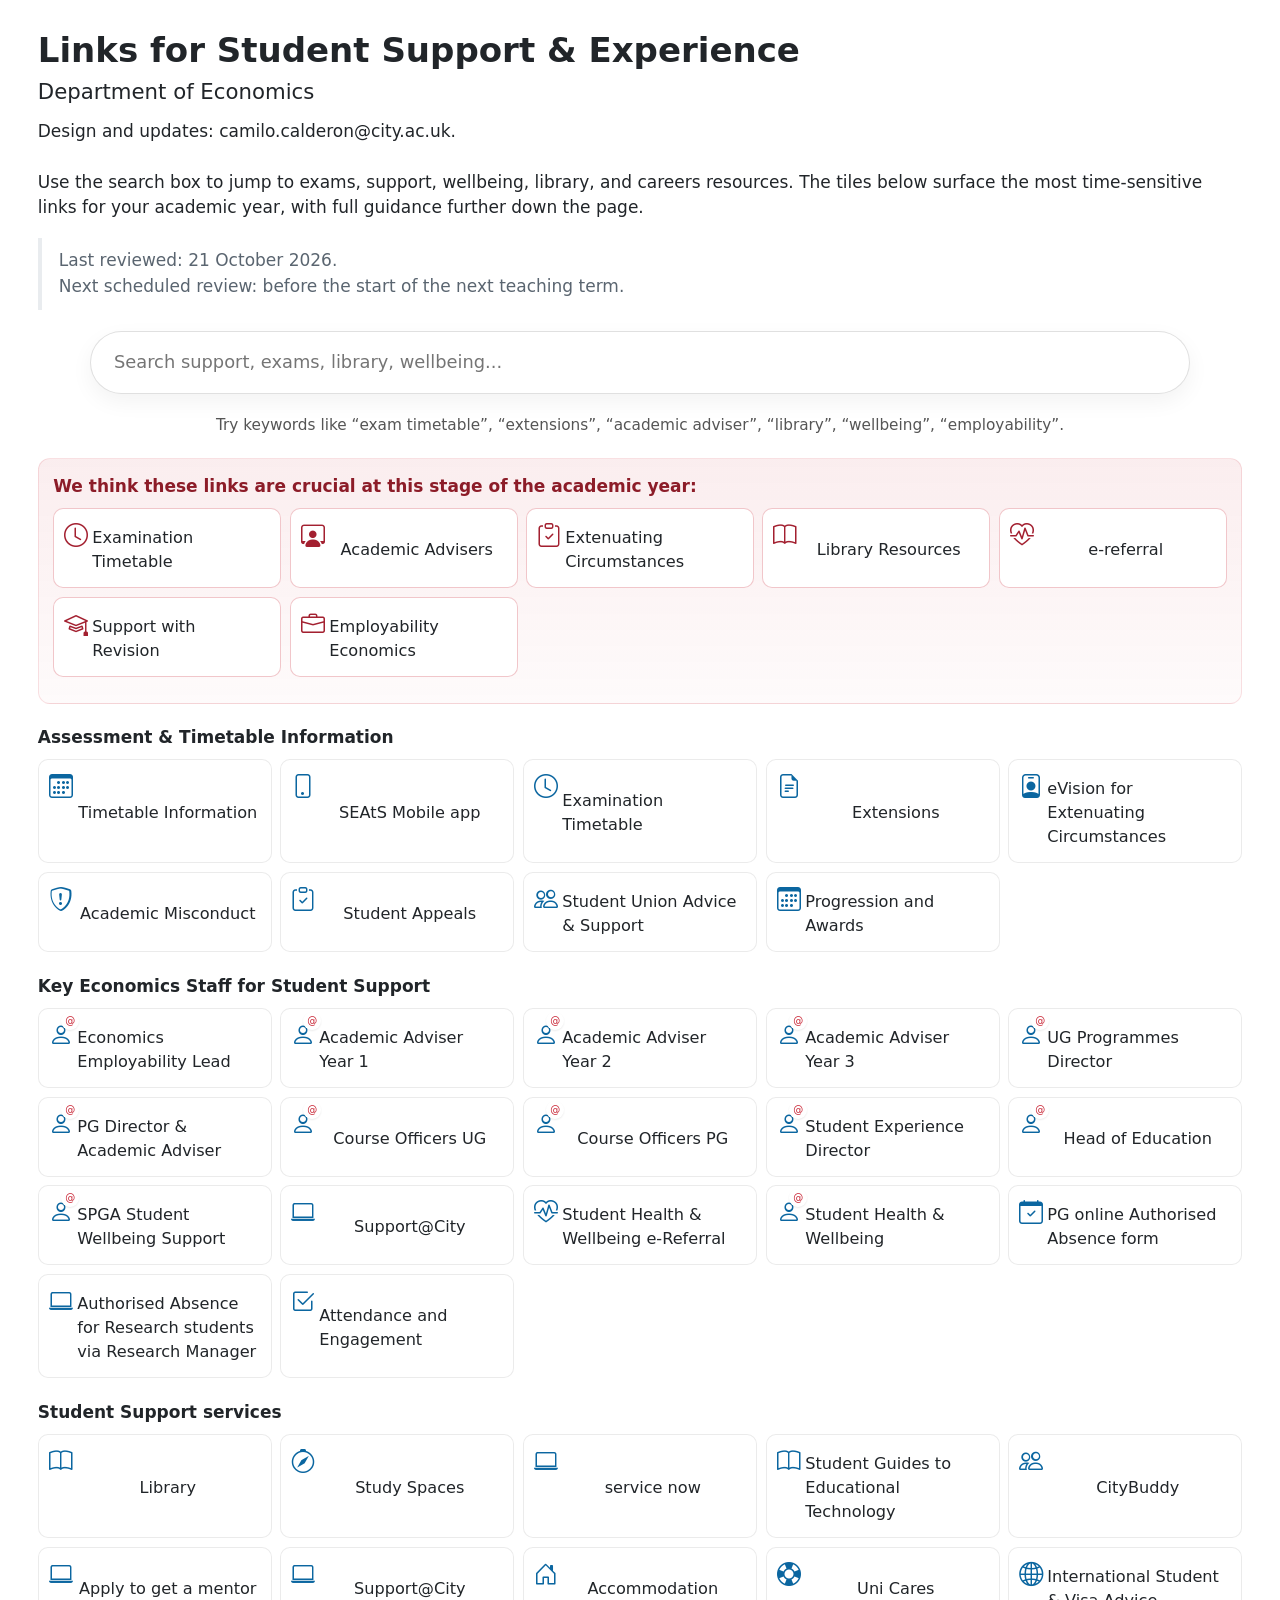
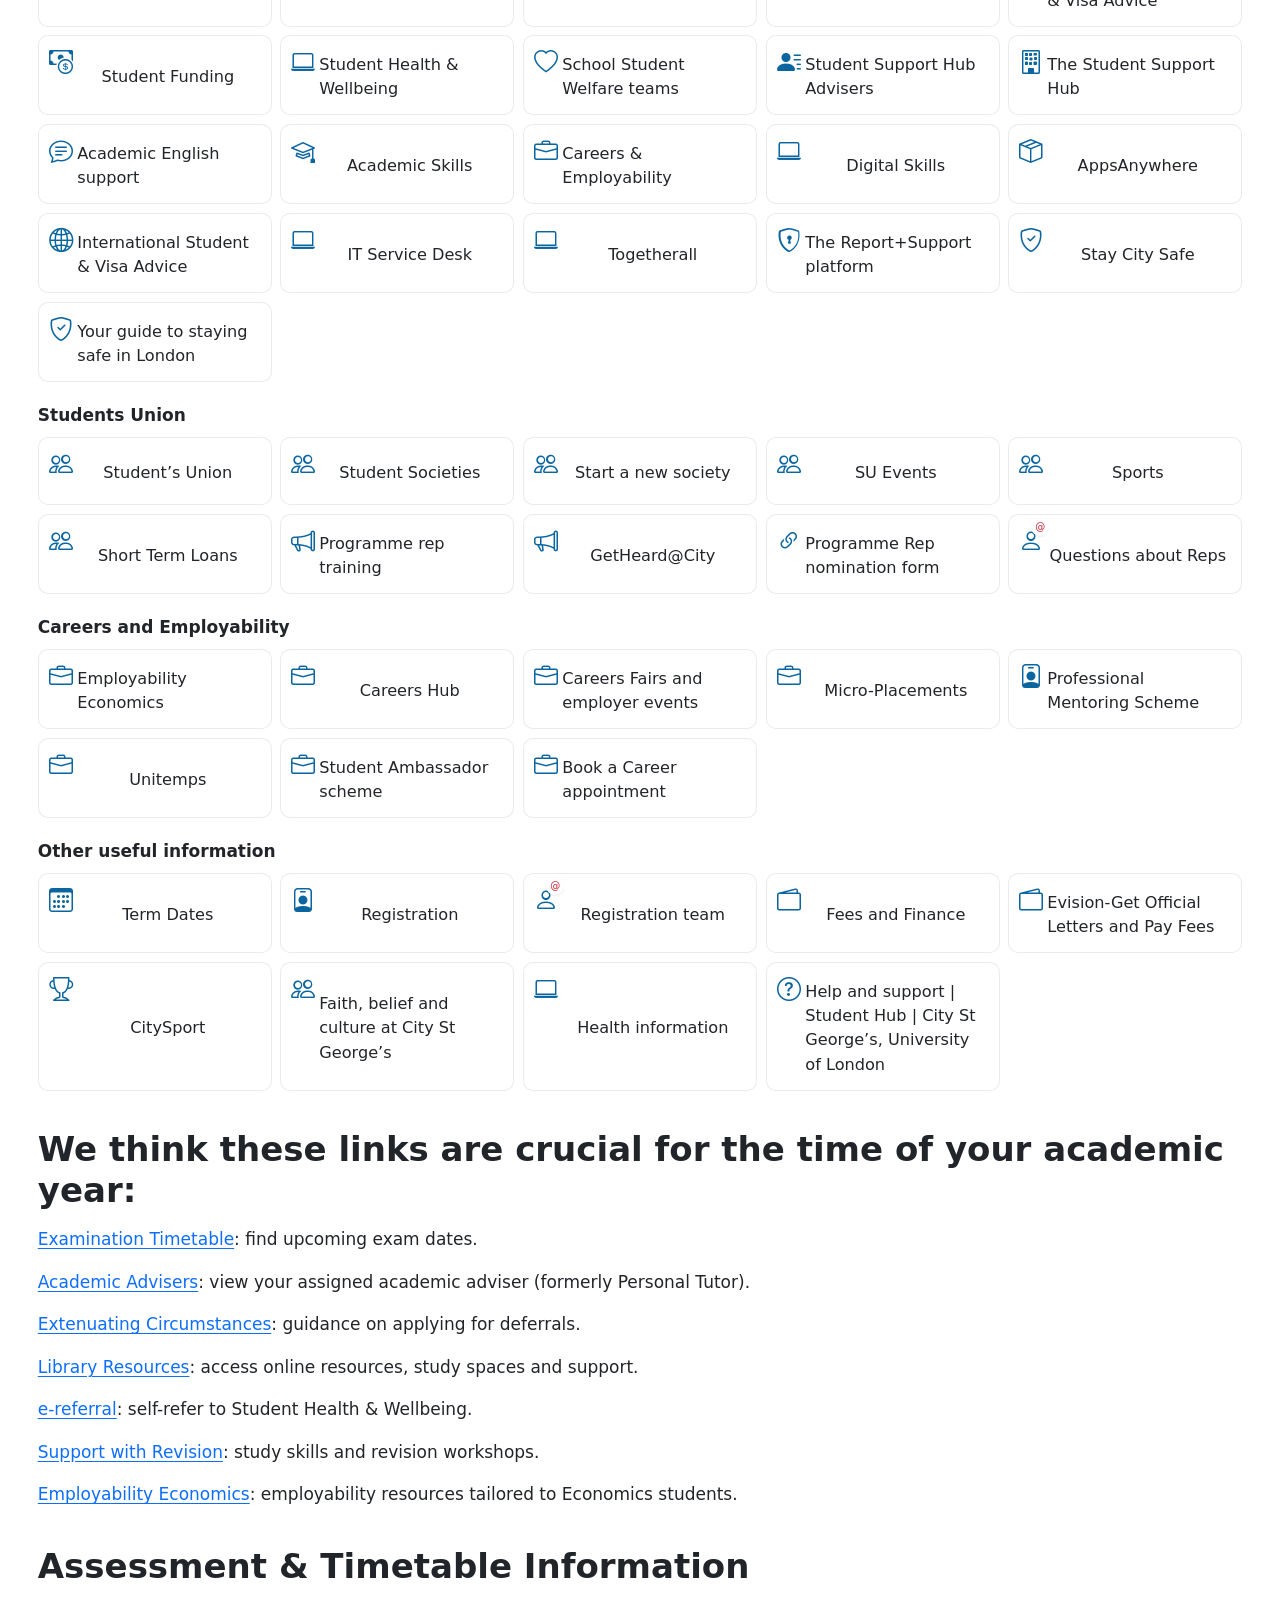
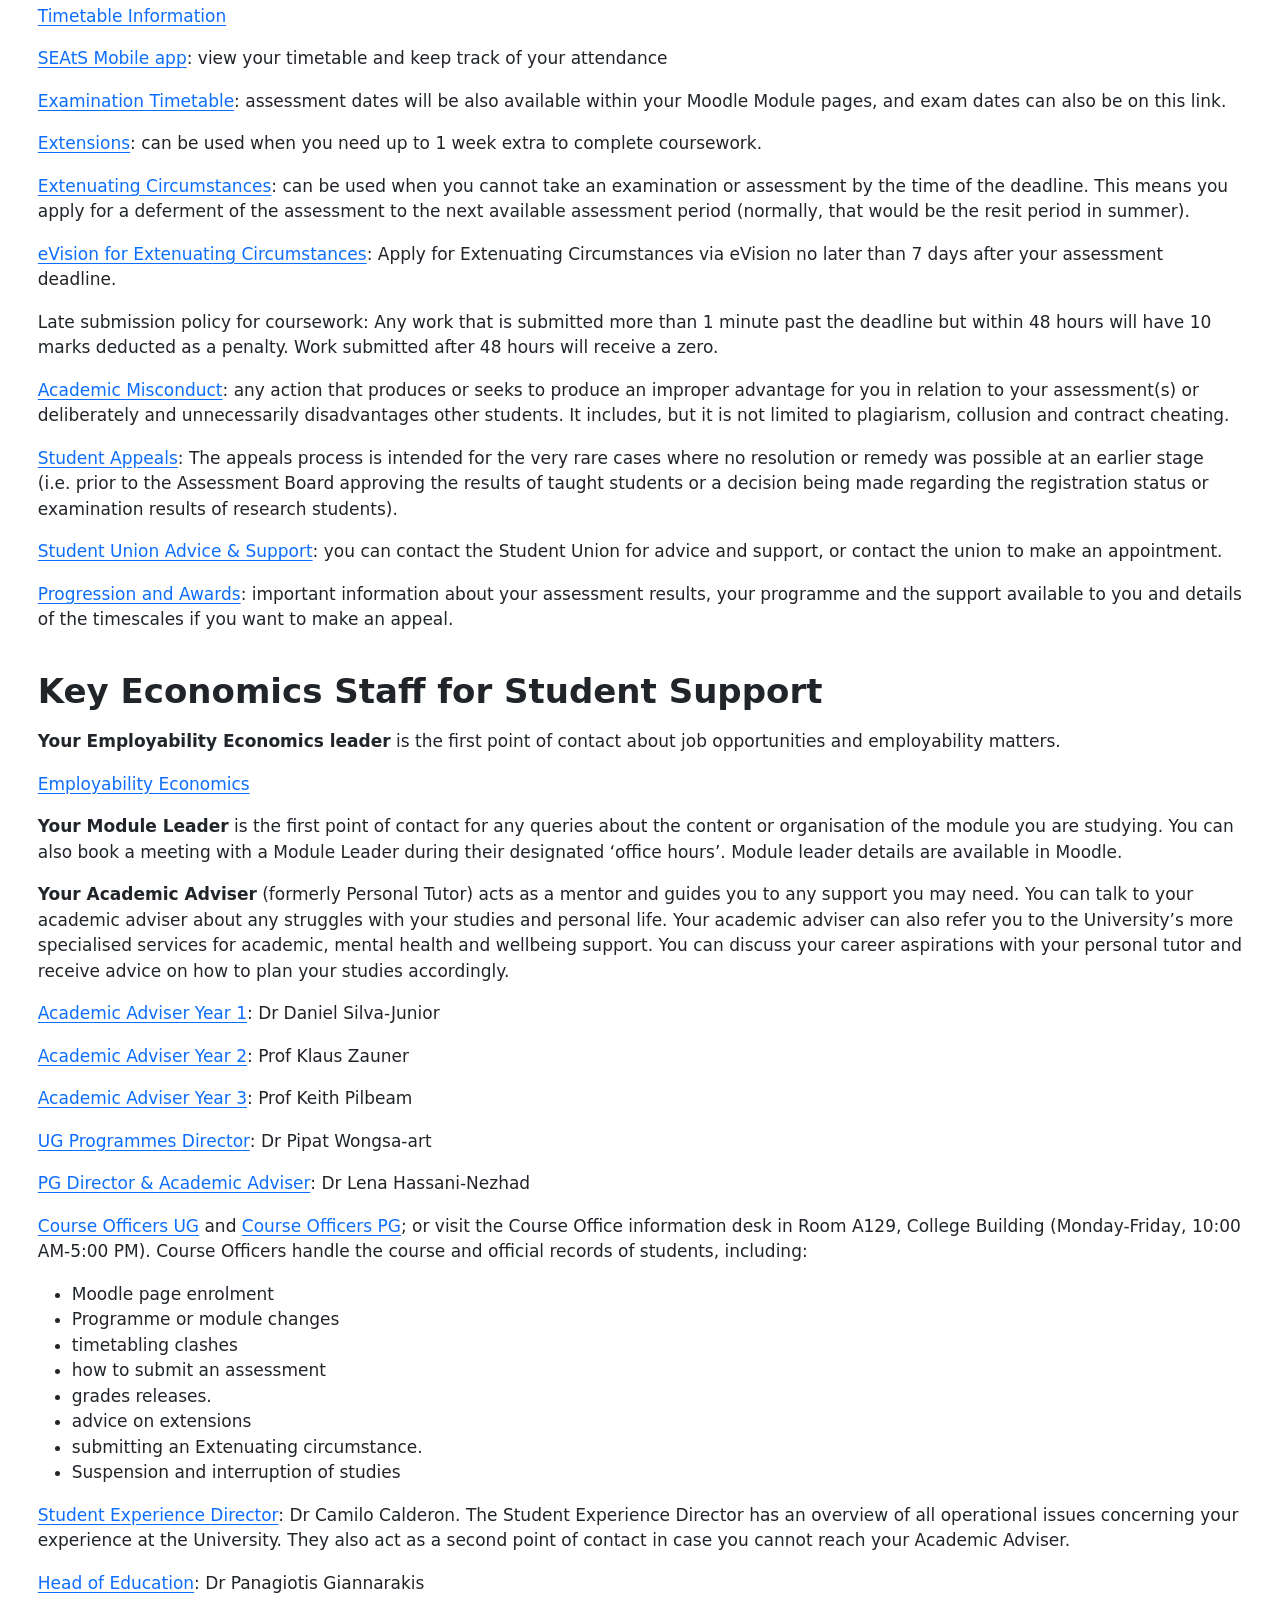
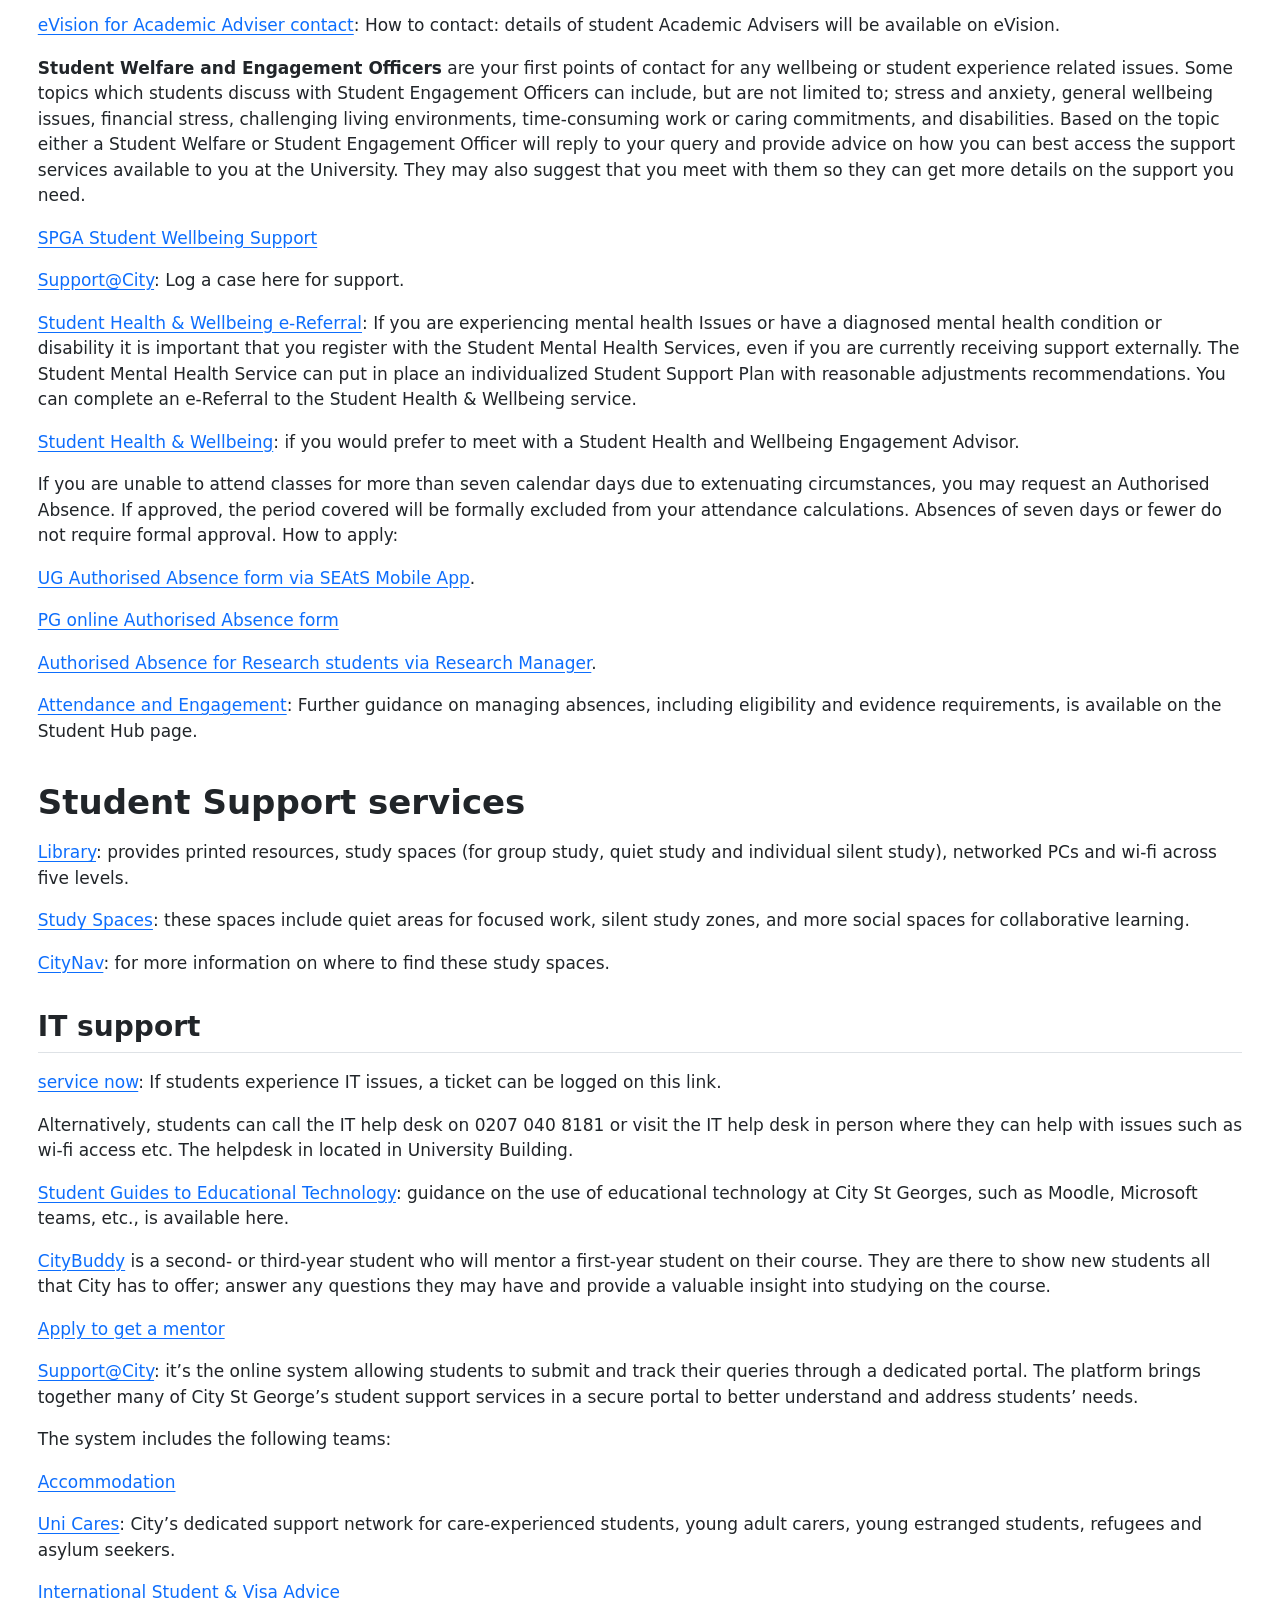
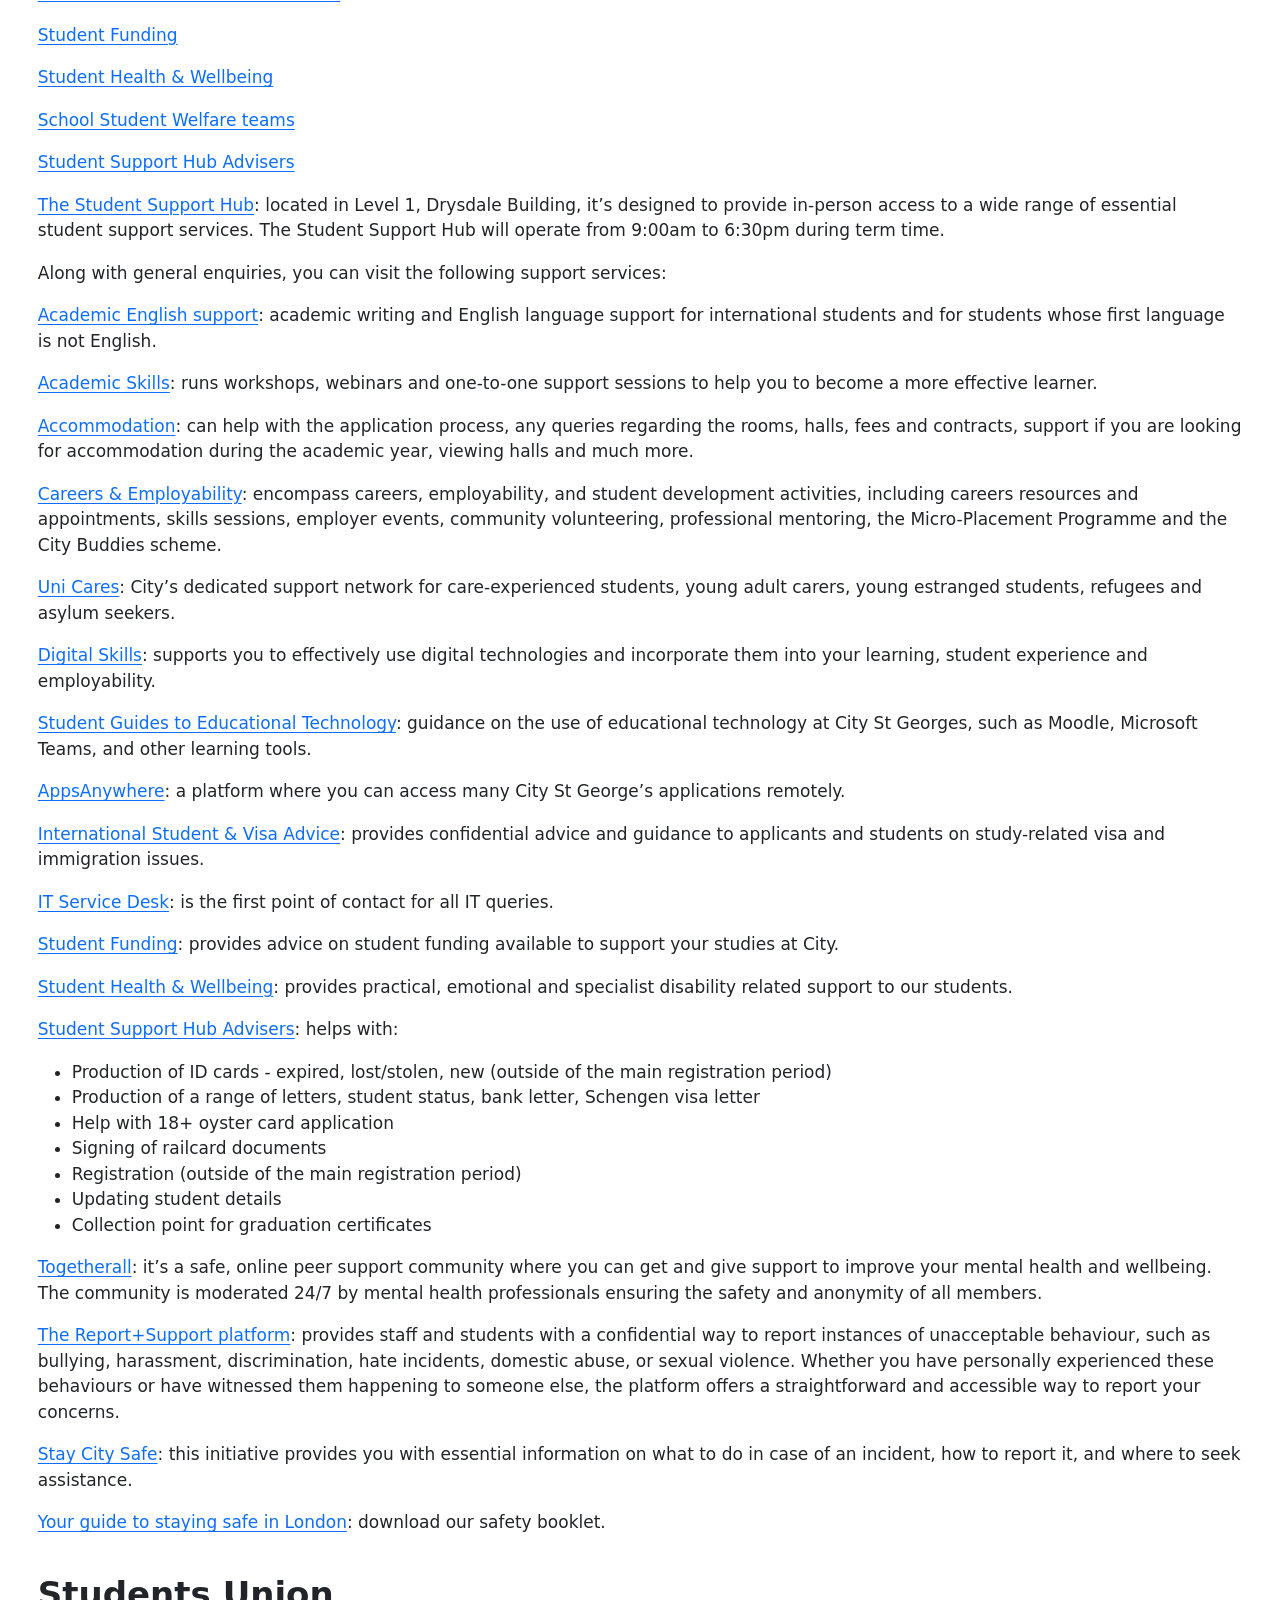
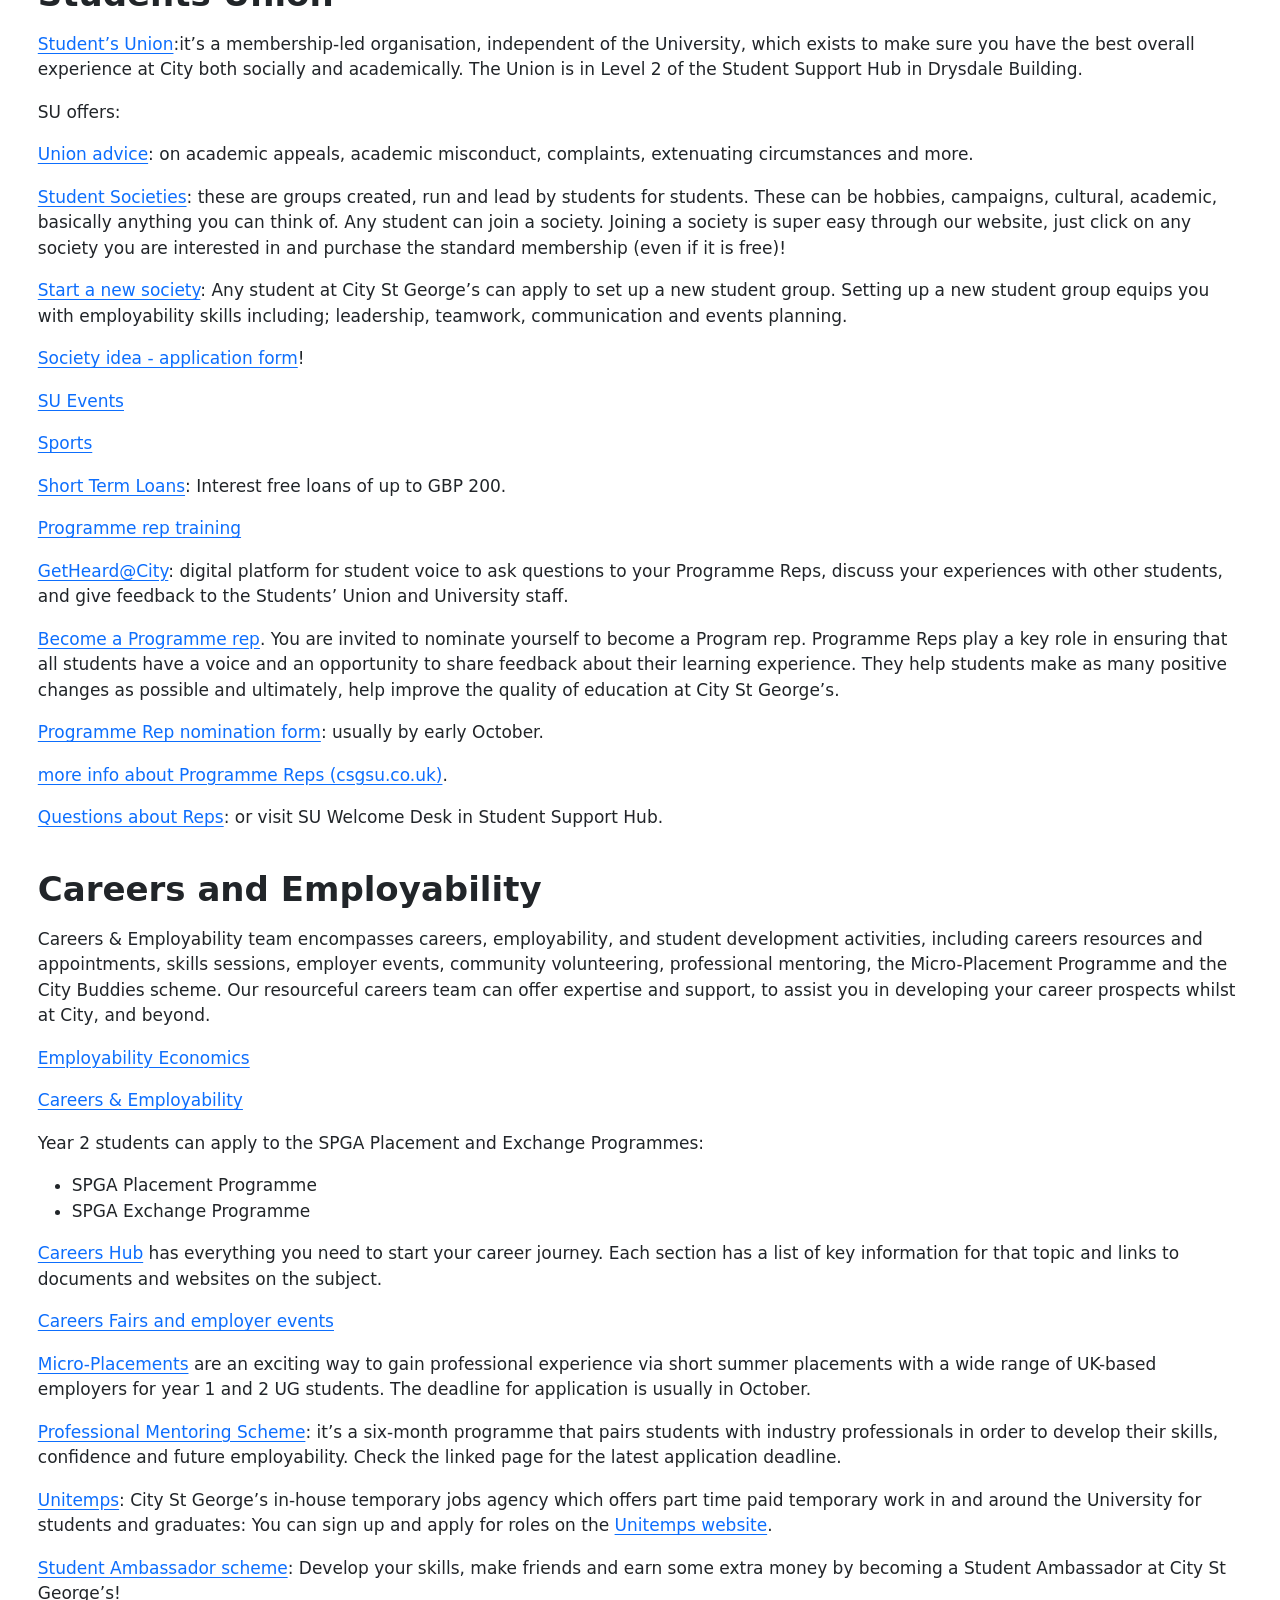
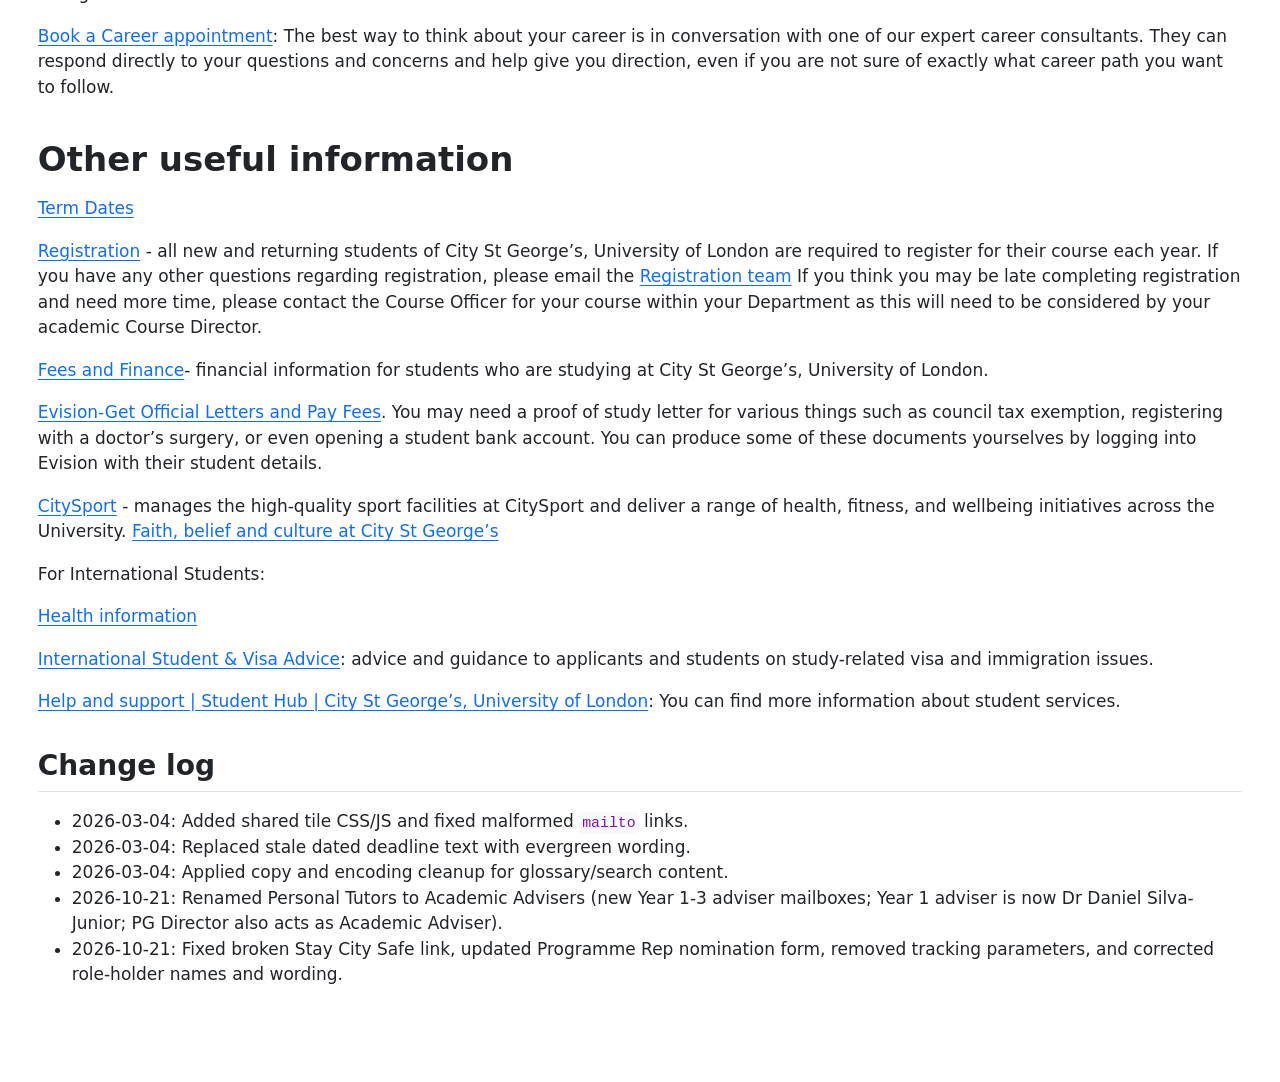
<file: docs/index.html>
<!DOCTYPE html>
<html xmlns="http://www.w3.org/1999/xhtml" lang="en" xml:lang="en"><head>

<meta charset="utf-8">
<meta name="generator" content="quarto-1.7.32">

<meta name="viewport" content="width=device-width, initial-scale=1.0, user-scalable=yes">

<meta name="description" content="Design and updates: camilo.calderon@city.ac.uk. Use the search box to jump to exams, support, wellbeing, library, and careers resources. The tiles below surface the most time-sensitive links for your academic year, with full guidance further down the page.">

<title>index</title>
<style>
code{white-space: pre-wrap;}
span.smallcaps{font-variant: small-caps;}
div.columns{display: flex; gap: min(4vw, 1.5em);}
div.column{flex: auto; overflow-x: auto;}
div.hanging-indent{margin-left: 1.5em; text-indent: -1.5em;}
ul.task-list{list-style: none;}
ul.task-list li input[type="checkbox"] {
  width: 0.8em;
  margin: 0 0.8em 0.2em -1em; /* quarto-specific, see https://github.com/quarto-dev/quarto-cli/issues/4556 */ 
  vertical-align: middle;
}
</style>


<script src="site_libs/quarto-nav/quarto-nav.js"></script>
<script src="site_libs/clipboard/clipboard.min.js"></script>
<script src="site_libs/quarto-search/autocomplete.umd.js"></script>
<script src="site_libs/quarto-search/fuse.min.js"></script>
<script src="site_libs/quarto-search/quarto-search.js"></script>
<meta name="quarto:offset" content="./">
<script src="site_libs/quarto-html/quarto.js" type="module"></script>
<script src="site_libs/quarto-html/tabsets/tabsets.js" type="module"></script>
<script src="site_libs/quarto-html/popper.min.js"></script>
<script src="site_libs/quarto-html/tippy.umd.min.js"></script>
<script src="site_libs/quarto-html/anchor.min.js"></script>
<link href="site_libs/quarto-html/tippy.css" rel="stylesheet">
<link href="site_libs/quarto-html/quarto-syntax-highlighting-37eea08aefeeee20ff55810ff984fec1.css" rel="stylesheet" id="quarto-text-highlighting-styles">
<script src="site_libs/bootstrap/bootstrap.min.js"></script>
<link href="site_libs/bootstrap/bootstrap-icons.css" rel="stylesheet">
<link href="site_libs/bootstrap/bootstrap-991b1886d3c685c7aa2b62b80640c7af.min.css" rel="stylesheet" append-hash="true" id="quarto-bootstrap" data-mode="light">
<script id="quarto-search-options" type="application/json">{
  "location": "sidebar",
  "copy-button": false,
  "collapse-after": 3,
  "panel-placement": "start",
  "type": "textbox",
  "limit": 50,
  "keyboard-shortcut": [
    "f",
    "/",
    "s"
  ],
  "show-item-context": false,
  "language": {
    "search-no-results-text": "No results",
    "search-matching-documents-text": "matching documents",
    "search-copy-link-title": "Copy link to search",
    "search-hide-matches-text": "Hide additional matches",
    "search-more-match-text": "more match in this document",
    "search-more-matches-text": "more matches in this document",
    "search-clear-button-title": "Clear",
    "search-text-placeholder": "",
    "search-detached-cancel-button-title": "Cancel",
    "search-submit-button-title": "Submit",
    "search-label": "Search"
  }
}</script>


</head>

<body class="fullcontent quarto-light">

<div id="quarto-search-results"></div>
<!-- content -->
<div id="quarto-content" class="quarto-container page-columns page-rows-contents page-layout-article">
<!-- sidebar -->
<!-- margin-sidebar -->
    
<!-- main -->
<main class="content" id="quarto-document-content">

<header id="title-block-header" class="quarto-title-block default">
<div class="quarto-title">
<h1 class="title">Links for Student Support &amp; Experience</h1>
<p class="subtitle lead">Department of Economics</p>
</div>

<div>
  <div class="description">
    Design and updates: camilo.calderon@city.ac.uk.<br><br>Use the search box to jump to exams, support, wellbeing, library, and careers resources. The tiles below surface the most time-sensitive links for your academic year, with full guidance further down the page.
  </div>
</div>


<div class="quarto-title-meta">

    
  
    
  </div>
  


</header>


<!-- Consolidated tiles index inserted after the main title. Groups tiles by subsection headings (h2) and hides them in print. -->
<link rel="stylesheet" href="tiles-shared.css">
<script src="tiles-shared.js"></script>
<blockquote class="blockquote">
<p>Last reviewed: 21 October 2026.<br>
Next scheduled review: before the start of the next teaching term.</p>
</blockquote>
<!-- Static tiles index (SharePoint-safe: no JS required) -->
<div id="quarto-tiles-index-static" class="quarto-tiles-index">
<div class="tiles-search">
<p><label for="tiles-search-input" class="sr-only">Search for support links</label> <input id="tiles-search-input" type="search" placeholder="Search support, exams, library, wellbeing..." aria-describedby="tiles-search-hint"></p>
</div>
<div id="tiles-search-hint" class="tiles-search-hint">
Try keywords like “exam timetable”, “extensions”, “academic adviser”, “library”, “wellbeing”, “employability”.
</div>
<div id="tiles-search-noresults" class="tiles-search-empty">
No matches found. Try a different word.
</div>
<div id="tiles-search-results" class="tiles-group search-results">
<div class="group-title">
Search results
</div>
<div id="tiles-search-grid" class="quarto-tiles-grid">

</div>
</div>
<div id="text-search-results" class="tiles-group search-text-results">
<div class="group-title">
Other matches in this page
</div>
<ul id="text-search-list">
</ul>
</div>
<div class="tiles-group crucial-tiles">
<div class="group-title">
We think these links are crucial at this stage of the academic year:
</div>
<div class="quarto-tiles-grid">
<a class="tile-card" href="https://studenthub.city.ac.uk/timetabling-term-dates-exams/exams/exam-timetable" target="_blank" rel="noopener"> <span class="tile-icon"><i class="bi bi-clock"></i></span>
<div class="tile-label">
Examination Timetable
</div>
</a> <a class="tile-card" href="#key-economics-staff-for-student-support"> <span class="tile-icon"><i class="bi bi-person-workspace"></i></span>
<div class="tile-label">
Academic Advisers
</div>
</a> <a class="tile-card" href="https://cityuni.sharepoint.com/teams/CUoL-SASSStudentSupport/SitePages/SASS-Extensions.aspx" target="_blank" rel="noopener"> <span class="tile-icon"><i class="bi bi-clipboard-check"></i></span>
<div class="tile-label">
Extenuating Circumstances
</div>
</a> <a class="tile-card" href="https://libraryservices.city.ac.uk/" target="_blank" rel="noopener"> <span class="tile-icon"><i class="bi bi-book"></i></span>
<div class="tile-label">
Library Resources
</div>
</a> <a class="tile-card" href="https://support.city.ac.uk/eReferral/" target="_blank" rel="noopener"> <span class="tile-icon"><i class="bi bi-heart-pulse"></i></span>
<div class="tile-label">
e-referral
</div>
</a> <a class="tile-card" href="https://studenthub.city.ac.uk/help-and-support/improve-your-study-skills" target="_blank" rel="noopener"> <span class="tile-icon"><i class="bi bi-mortarboard"></i></span>
<div class="tile-label">
Support with Revision
</div>
</a> <a class="tile-card" href="https://cityuni.sharepoint.com/teams/CUoL-Employability-Economics/SitePages/LearningTeamHome.aspx" target="_blank" rel="noopener"> <span class="tile-icon"><i class="bi bi-briefcase"></i></span>
<div class="tile-label">
Employability Economics
</div>
</a>
</div>
</div>
<div class="tiles-group">
<div class="group-title">
Assessment &amp; Timetable Information
</div>
<div class="quarto-tiles-grid">
<a class="tile-card" href="https://mytimetable.city.ac.uk/" target="_blank" rel="noopener"> <span class="tile-icon"><i class="bi bi-calendar3"></i></span>
<div class="tile-label">
Timetable Information
</div>
</a> <a class="tile-card" href="https://studenthub.citystgeorges.ac.uk/academic-resources/learning-and-study-support/study-skills-and-support/attendance-and-engagement/count-me-in" target="_blank" rel="noopener"> <span class="tile-icon"><i class="bi bi-phone"></i></span>
<div class="tile-label">
SEAtS Mobile app
</div>
</a> <a class="tile-card" href="https://studenthub.city.ac.uk/timetabling-term-dates-exams/exams/exam-timetable" target="_blank" rel="noopener"> <span class="tile-icon"><i class="bi bi-clock"></i></span>
<div class="tile-label">
Examination Timetable
</div>
</a> <a class="tile-card" href="https://cityuni.sharepoint.com/teams/CUoL-SASSStudentSupport/SitePages/SASS-Extensions.aspx" target="_blank" rel="noopener"> <span class="tile-icon"><i class="bi bi-file-earmark-text"></i></span>
<div class="tile-label">
Extensions
</div>
</a> <a class="tile-card" href="https://evision.city.ac.uk/" target="_blank" rel="noopener"> <span class="tile-icon"><i class="bi bi-person-badge"></i></span>
<div class="tile-label">
eVision for Extenuating Circumstances
</div>
</a> <a class="tile-card" href="https://studenthub.city.ac.uk/help-and-support/academic-integrity-and-misconduct" target="_blank" rel="noopener"> <span class="tile-icon"><i class="bi bi-shield-exclamation"></i></span>
<div class="tile-label">
Academic Misconduct
</div>
</a> <a class="tile-card" href="https://studenthub.city.ac.uk/help-and-support/extenuating-circumstances-complaints-appeals" target="_blank" rel="noopener"> <span class="tile-icon"><i class="bi bi-clipboard-check"></i></span>
<div class="tile-label">
Student Appeals
</div>
</a> <a class="tile-card" href="https://csgsu.co.uk/advice-and-support" target="_blank" rel="noopener"> <span class="tile-icon"><i class="bi bi-people"></i></span>
<div class="tile-label">
Student Union Advice &amp; Support
</div>
</a> <a class="tile-card" href="https://studenthub.city.ac.uk/timetabling-term-dates-exams/progression-and-awards" target="_blank" rel="noopener"> <span class="tile-icon"><i class="bi bi-calendar3"></i></span>
<div class="tile-label">
Progression and Awards
</div>
</a>
</div>
</div>
<div class="tiles-group">
<div class="group-title">
Key Economics Staff for Student Support
</div>
<div class="quarto-tiles-grid">
<a class="tile-card" href="mailto:dagmara.celik@city.ac.uk" target="_blank" rel="noopener"> <span class="tile-icon tile-icon--email"><i class="bi bi-person"></i></span>
<div class="tile-label">
Economics Employability Lead
</div>
</a> <a class="tile-card" href="mailto:y1-economics-adviser@city.ac.uk" target="_blank" rel="noopener"> <span class="tile-icon tile-icon--email"><i class="bi bi-person"></i></span>
<div class="tile-label">
Academic Adviser Year 1
</div>
</a> <a class="tile-card" href="mailto:y2-economics-adviser@city.ac.uk" target="_blank" rel="noopener"> <span class="tile-icon tile-icon--email"><i class="bi bi-person"></i></span>
<div class="tile-label">
Academic Adviser Year 2
</div>
</a> <a class="tile-card" href="mailto:y3-economics-adviser@city.ac.uk" target="_blank" rel="noopener"> <span class="tile-icon tile-icon--email"><i class="bi bi-person"></i></span>
<div class="tile-label">
Academic Adviser Year 3
</div>
</a> <a class="tile-card" href="mailto:pipat.wongsa-art@city.ac.uk" target="_blank" rel="noopener"> <span class="tile-icon tile-icon--email"><i class="bi bi-person"></i></span>
<div class="tile-label">
UG Programmes Director
</div>
</a> <a class="tile-card" href="mailto:lena.hassani-nezhad@city.ac.uk" target="_blank" rel="noopener"> <span class="tile-icon tile-icon--email"><i class="bi bi-person"></i></span>
<div class="tile-label">
PG Director &amp; Academic Adviser
</div>
</a> <a class="tile-card" href="mailto:economics.ug@city.ac.uk" target="_blank" rel="noopener"> <span class="tile-icon tile-icon--email"><i class="bi bi-person"></i></span>
<div class="tile-label">
Course Officers UG
</div>
</a> <a class="tile-card" href="mailto:pgspga@city.ac.uk" target="_blank" rel="noopener"> <span class="tile-icon tile-icon--email"><i class="bi bi-person"></i></span>
<div class="tile-label">
Course Officers PG
</div>
</a> <a class="tile-card" href="mailto:camilo.calderon@city.ac.uk" target="_blank" rel="noopener"> <span class="tile-icon tile-icon--email"><i class="bi bi-person"></i></span>
<div class="tile-label">
Student Experience Director
</div>
</a> <a class="tile-card" href="mailto:panagiotis.giannarakis@city.ac.uk" target="_blank" rel="noopener"> <span class="tile-icon tile-icon--email"><i class="bi bi-person"></i></span>
<div class="tile-label">
Head of Education
</div>
</a> <a class="tile-card" href="https://outlook.office365.com/book/SchoolofPolicyandGlobalAffairsStudentWellbeingSupport@cityuni.onmicrosoft.com/?ae=true&amp;ismsaljsauthenabled=true" target="_blank" rel="noopener"> <span class="tile-icon tile-icon--email"><i class="bi bi-person"></i></span>
<div class="tile-label">
SPGA Student Wellbeing Support
</div>
</a> <a class="tile-card" href="https://support.city.ac.uk/create-case/" target="_blank" rel="noopener"> <span class="tile-icon"><i class="bi bi-laptop"></i></span>
<div class="tile-label">
Support@City
</div>
</a> <a class="tile-card" href="https://support.city.ac.uk/eReferral/" target="_blank" rel="noopener"> <span class="tile-icon"><i class="bi bi-heart-pulse"></i></span>
<div class="tile-label">
Student Health &amp; Wellbeing e-Referral
</div>
</a> <a class="tile-card" href="https://outlook.office365.com/book/StudentHealthWellbeing@cityuni.onmicrosoft.com/s/fmv9wdkSi0m08PSZBNQghg2?ismsaljsauthenabled=true" target="_blank" rel="noopener"> <span class="tile-icon tile-icon--email"><i class="bi bi-person"></i></span>
<div class="tile-label">
Student Health &amp; Wellbeing
</div>
</a> <a class="tile-card" href="https://cityunilondon.eu.qualtrics.com/jfe/form/SV_5hzQmuXfZBM5plk" target="_blank" rel="noopener"> <span class="tile-icon"><i class="bi bi-calendar-check"></i></span>
<div class="tile-label">
PG online Authorised Absence form
</div>
</a> <a class="tile-card" href="https://researchmanager.city.ac.uk/do/city-login/login" target="_blank" rel="noopener"> <span class="tile-icon"><i class="bi bi-laptop"></i></span>
<div class="tile-label">
Authorised Absence for Research students via Research Manager
</div>
</a> <a class="tile-card" href="https://studenthub.citystgeorges.ac.uk/academic-resources/learning-and-study-support/study-skills-and-support/attendance-and-engagement" target="_blank" rel="noopener"> <span class="tile-icon"><i class="bi bi-check2-square"></i></span>
<div class="tile-label">
Attendance and Engagement
</div>
</a>
</div>
</div>
<div class="tiles-group">
<div class="group-title">
Student Support services
</div>
<div class="quarto-tiles-grid">
<a class="tile-card" href="https://libraryservices.city.ac.uk/" target="_blank" rel="noopener"> <span class="tile-icon"><i class="bi bi-book"></i></span>
<div class="tile-label">
Library
</div>
</a> <a class="tile-card" href="https://studenthub.city.ac.uk/information-technology/citynav" target="_blank" rel="noopener"> <span class="tile-icon"><i class="bi bi-compass"></i></span>
<div class="tile-label">
Study Spaces
</div>
</a> <a class="tile-card" href="https://www.city.ac.uk/itservicedesk" target="_blank" rel="noopener"> <span class="tile-icon"><i class="bi bi-laptop"></i></span>
<div class="tile-label">
service now
</div>
</a> <a class="tile-card" href="https://city-uk-ett.libguides.com/student" target="_blank" rel="noopener"> <span class="tile-icon"><i class="bi bi-book"></i></span>
<div class="tile-label">
Student Guides to Educational Technology
</div>
</a> <a class="tile-card" href="https://buddy.city.ac.uk/apply/mentee/" target="_blank" rel="noopener"> <span class="tile-icon"><i class="bi bi-people"></i></span>
<div class="tile-label">
CityBuddy
</div>
</a> <a class="tile-card" href="https://cityunilondon.eu.qualtrics.com/jfe/form/SV_9M41s2FmiwmYVM2" target="_blank" rel="noopener"> <span class="tile-icon"><i class="bi bi-laptop"></i></span>
<div class="tile-label">
Apply to get a mentor
</div>
</a> <a class="tile-card" href="https://support.city.ac.uk/create-case/" target="_blank" rel="noopener"> <span class="tile-icon"><i class="bi bi-laptop"></i></span>
<div class="tile-label">
Support@City
</div>
</a> <a class="tile-card" href="https://studenthub.city.ac.uk/help-and-support/accommodation-student-hub" target="_blank" rel="noopener"> <span class="tile-icon"><i class="bi bi-house-door"></i></span>
<div class="tile-label">
Accommodation
</div>
</a> <a class="tile-card" href="https://studenthub.city.ac.uk/help-and-support/city-cares" target="_blank" rel="noopener"> <span class="tile-icon"><i class="bi bi-life-preserver"></i></span>
<div class="tile-label">
Uni Cares
</div>
</a> <a class="tile-card" href="https://studenthub.city.ac.uk/help-and-support/visa-advice-for-international-students" target="_blank" rel="noopener"> <span class="tile-icon"><i class="bi bi-globe2"></i></span>
<div class="tile-label">
International Student &amp; Visa Advice
</div>
</a> <a class="tile-card" href="https://studenthub.city.ac.uk/help-and-support/student-funding" target="_blank" rel="noopener"> <span class="tile-icon"><i class="bi bi-cash-coin"></i></span>
<div class="tile-label">
Student Funding
</div>
</a> <a class="tile-card" href="https://studenthub.city.ac.uk/help-and-support/student-health-wellbeing" target="_blank" rel="noopener"> <span class="tile-icon"><i class="bi bi-laptop"></i></span>
<div class="tile-label">
Student Health &amp; Wellbeing
</div>
</a> <a class="tile-card" href="https://studenthub.city.ac.uk/help-and-support/support-within-your-school" target="_blank" rel="noopener"> <span class="tile-icon"><i class="bi bi-heart"></i></span>
<div class="tile-label">
School Student Welfare teams
</div>
</a> <a class="tile-card" href="https://studenthub.city.ac.uk/help-and-support/student-support-hub-adviser-team" target="_blank" rel="noopener"> <span class="tile-icon"><i class="bi bi-person-lines-fill"></i></span>
<div class="tile-label">
Student Support Hub Advisers
</div>
</a> <a class="tile-card" href="https://www.city.ac.uk/about/facilities/specialist-facilities/student-support-hub" target="_blank" rel="noopener"> <span class="tile-icon"><i class="bi bi-building"></i></span>
<div class="tile-label">
The Student Support Hub
</div>
</a> <a class="tile-card" href="https://studenthub.city.ac.uk/help-and-support/english-for-academic-purposes" target="_blank" rel="noopener"> <span class="tile-icon"><i class="bi bi-chat-text"></i></span>
<div class="tile-label">
Academic English support
</div>
</a> <a class="tile-card" href="https://studenthub.city.ac.uk/help-and-support/improve-your-study-skills" target="_blank" rel="noopener"> <span class="tile-icon"><i class="bi bi-mortarboard"></i></span>
<div class="tile-label">
Academic Skills
</div>
</a> <a class="tile-card" href="https://studenthub.city.ac.uk/careers-and-employability" target="_blank" rel="noopener"> <span class="tile-icon"><i class="bi bi-briefcase"></i></span>
<div class="tile-label">
Careers &amp; Employability
</div>
</a> <a class="tile-card" href="https://studenthub.city.ac.uk/help-and-support/studying-online/digital-skills-and-support" target="_blank" rel="noopener"> <span class="tile-icon"><i class="bi bi-laptop"></i></span>
<div class="tile-label">
Digital Skills
</div>
</a> <a class="tile-card" href="https://studentcommunications.newsweaver.com/1w52bcjsfr/18i0udma1fv/external?a=6&amp;p=4118384&amp;t=27571" target="_blank" rel="noopener"> <span class="tile-icon"><i class="bi bi-box-seam"></i></span>
<div class="tile-label">
AppsAnywhere
</div>
</a> <a class="tile-card" href="https://studenthub.city.ac.uk/help-and-support/visa-advice-for-international-students/responsibilities" target="_blank" rel="noopener"> <span class="tile-icon"><i class="bi bi-globe2"></i></span>
<div class="tile-label">
International Student &amp; Visa Advice
</div>
</a> <a class="tile-card" href="https://studenthub.citystgeorges.ac.uk/student-support-services/it-services" target="_blank" rel="noopener"> <span class="tile-icon"><i class="bi bi-laptop"></i></span>
<div class="tile-label">
IT Service Desk
</div>
</a> <a class="tile-card" href="https://studenthub.city.ac.uk/help-and-support/student-health-wellbeing/togetherall" target="_blank" rel="noopener"> <span class="tile-icon"><i class="bi bi-laptop"></i></span>
<div class="tile-label">
Togetherall
</div>
</a> <a class="tile-card" href="https://reportandsupport.city.ac.uk/" target="_blank" rel="noopener"> <span class="tile-icon"><i class="bi bi-shield-lock"></i></span>
<div class="tile-label">
The Report+Support platform
</div>
</a> <a class="tile-card" href="https://studenthub.citystgeorges.ac.uk/student-life/accidents-and-emergency-information/personal-safety" target="_blank" rel="noopener"> <span class="tile-icon"><i class="bi bi-shield-check"></i></span>
<div class="tile-label">
Stay City Safe
</div>
</a> <a class="tile-card" href="https://studenthub.citystgeorges.ac.uk/__data/assets/pdf_file/0009/933903/4781-Comms-safety-book-2025-DK-no-safety-app-accessible-20-Oct.pdf" target="_blank" rel="noopener"> <span class="tile-icon"><i class="bi bi-shield-check"></i></span>
<div class="tile-label">
Your guide to staying safe in London
</div>
</a>
</div>
</div>
<div class="tiles-group">
<div class="group-title">
Students Union
</div>
<div class="quarto-tiles-grid">
<a class="tile-card" href="https://www.csgsu.co.uk/" target="_blank" rel="noopener"> <span class="tile-icon"><i class="bi bi-people"></i></span>
<div class="tile-label">
Student’s Union
</div>
</a> <a class="tile-card" href="https://csgsu.co.uk/explore-and-join/societies" target="_blank" rel="noopener"> <span class="tile-icon"><i class="bi bi-people"></i></span>
<div class="tile-label">
Student Societies
</div>
</a> <a class="tile-card" href="https://csgsu.co.uk/explore-and-join/start-or-adopt-a-group" target="_blank" rel="noopener"> <span class="tile-icon"><i class="bi bi-people"></i></span>
<div class="tile-label">
Start a new society
</div>
</a> <a class="tile-card" href="https://events.csgsu.co.uk/" target="_blank" rel="noopener"> <span class="tile-icon"><i class="bi bi-people"></i></span>
<div class="tile-label">
SU Events
</div>
</a> <a class="tile-card" href="https://csgsu.co.uk/sports" target="_blank" rel="noopener"> <span class="tile-icon"><i class="bi bi-people"></i></span>
<div class="tile-label">
Sports
</div>
</a> <a class="tile-card" href="https://csgsu.co.uk/advice-and-support/finances" target="_blank" rel="noopener"> <span class="tile-icon"><i class="bi bi-people"></i></span>
<div class="tile-label">
Short Term Loans
</div>
</a> <a class="tile-card" href="https://csgsu.co.uk/your-voice/programme-and-year-representatives" target="_blank" rel="noopener"> <span class="tile-icon"><i class="bi bi-megaphone"></i></span>
<div class="tile-label">
Programme rep training
</div>
</a> <a class="tile-card" href="https://city.unitu.co.uk/Account/Login" target="_blank" rel="noopener"> <span class="tile-icon"><i class="bi bi-megaphone"></i></span>
<div class="tile-label">
GetHeard@City
</div>
</a> <a class="tile-card" href="https://forms.cloud.microsoft/pages/responsepage.aspx?id=SVlh3dBboE2sUijvjTNjc0keOjrIePZDpic10qpr6-VUQkIzV1YyVjZCN0FINjk1OEtXRDI2SlNTQi4u&amp;route=shorturl" target="_blank" rel="noopener"> <span class="tile-icon"><i class="bi bi-link-45deg"></i></span>
<div class="tile-label">
Programme Rep nomination form
</div>
</a> <a class="tile-card" href="mailto:studentrep@city.ac.uk" target="_blank" rel="noopener"> <span class="tile-icon tile-icon--email"><i class="bi bi-person"></i></span>
<div class="tile-label">
Questions about Reps
</div>
</a>
</div>
</div>
<div class="tiles-group">
<div class="group-title">
Careers and Employability
</div>
<div class="quarto-tiles-grid">
<a class="tile-card" href="https://cityuni.sharepoint.com/teams/CUoL-Employability-Economics/SitePages/LearningTeamHome.aspx" target="_blank" rel="noopener"> <span class="tile-icon"><i class="bi bi-briefcase"></i></span>
<div class="tile-label">
Employability Economics
</div>
</a> <a class="tile-card" href="https://careershub.city.ac.uk/s/resources" target="_blank" rel="noopener"> <span class="tile-icon"><i class="bi bi-briefcase"></i></span>
<div class="tile-label">
Careers Hub
</div>
</a> <a class="tile-card" href="https://careershub.city.ac.uk/students/events" target="_blank" rel="noopener"> <span class="tile-icon"><i class="bi bi-briefcase"></i></span>
<div class="tile-label">
Careers Fairs and employer events
</div>
</a> <a class="tile-card" href="https://studenthub.city.ac.uk/careers-and-employability/micro-placements-programme" target="_blank" rel="noopener"> <span class="tile-icon"><i class="bi bi-briefcase"></i></span>
<div class="tile-label">
Micro-Placements
</div>
</a> <a class="tile-card" href="https://studenthub.citystgeorges.ac.uk/career-development/professional-mentoring-scheme" target="_blank" rel="noopener"> <span class="tile-icon"><i class="bi bi-person-badge"></i></span>
<div class="tile-label">
Professional Mentoring Scheme
</div>
</a> <a class="tile-card" href="https://www.unitemps.com/" target="_blank" rel="noopener"> <span class="tile-icon"><i class="bi bi-briefcase"></i></span>
<div class="tile-label">
Unitemps
</div>
</a> <a class="tile-card" href="https://studenthub.city.ac.uk/careers-and-employability/student-ambassador-scheme" target="_blank" rel="noopener"> <span class="tile-icon"><i class="bi bi-briefcase"></i></span>
<div class="tile-label">
Student Ambassador scheme
</div>
</a> <a class="tile-card" href="https://careershub.city.ac.uk/students/appointments/topics?campusId=704" target="_blank" rel="noopener"> <span class="tile-icon"><i class="bi bi-briefcase"></i></span>
<div class="tile-label">
Book a Career appointment
</div>
</a>
</div>
</div>
<div class="tiles-group">
<div class="group-title">
Other useful information
</div>
<div class="quarto-tiles-grid">
<a class="tile-card" href="https://www.city.ac.uk/about/vision-and-strategy/academic-excellence/education/academic-year-and-term-dates" target="_blank" rel="noopener"> <span class="tile-icon"><i class="bi bi-calendar3"></i></span>
<div class="tile-label">
Term Dates
</div>
</a> <a class="tile-card" href="https://studenthub.city.ac.uk/student-administration/registration" target="_blank" rel="noopener"> <span class="tile-icon"><i class="bi bi-person-badge"></i></span>
<div class="tile-label">
Registration
</div>
</a> <a class="tile-card" href="mailto:registration@city.ac.uk" target="_blank" rel="noopener"> <span class="tile-icon tile-icon--email"><i class="bi bi-person"></i></span>
<div class="tile-label">
Registration team
</div>
</a> <a class="tile-card" href="https://studenthub.city.ac.uk/student-administration/fees-and-finance" target="_blank" rel="noopener"> <span class="tile-icon"><i class="bi bi-wallet2"></i></span>
<div class="tile-label">
Fees and Finance
</div>
</a> <a class="tile-card" href="https://evision.city.ac.uk/" target="_blank" rel="noopener"> <span class="tile-icon"><i class="bi bi-wallet2"></i></span>
<div class="tile-label">
Evision-Get Official Letters and Pay Fees
</div>
</a> <a class="tile-card" href="https://www.citysport.org.uk/" target="_blank" rel="noopener"> <span class="tile-icon"><i class="bi bi-trophy"></i></span>
<div class="tile-label">
CitySport
</div>
</a> <a class="tile-card" href="https://studenthub.citystgeorges.ac.uk/student-support-services/faith-and-cultural-support" target="_blank" rel="noopener"> <span class="tile-icon"><i class="bi bi-people"></i></span>
<div class="tile-label">
Faith, belief and culture at City St George’s
</div>
</a> <a class="tile-card" href="https://studenthub.city.ac.uk/help-and-support/your-health" target="_blank" rel="noopener"> <span class="tile-icon"><i class="bi bi-laptop"></i></span>
<div class="tile-label">
Health information
</div>
</a> <a class="tile-card" href="https://studenthub.city.ac.uk/help-and-support" target="_blank" rel="noopener"> <span class="tile-icon"><i class="bi bi-question-circle"></i></span>
<div class="tile-label">
Help and support | Student Hub | City St George’s, University of London
</div>
</a>
</div>
</div>
</div>
<script>
  window.initTilesSearch = function() {
    const input = document.getElementById('tiles-search-input');
    const empty = document.getElementById('tiles-search-noresults');
    const resultsBlock = document.getElementById('tiles-search-results');
    const resultsGrid = document.getElementById('tiles-search-grid');
    const textResultsBlock = document.getElementById('text-search-results');
    const textResultsList = document.getElementById('text-search-list');

    if (!input || !resultsBlock || !resultsGrid || !textResultsBlock || !textResultsList) {
      console.error('Search elements not found', {input, resultsBlock, resultsGrid, textResultsBlock, textResultsList});
      return;
    }

    function applyFilter(value) {
      const q = (value || '').trim().toLowerCase();

      resultsGrid.innerHTML = '';
      textResultsList.innerHTML = '';

      if (!q) {
        resultsBlock.style.display = 'none';
        textResultsBlock.style.display = 'none';
        if (empty) empty.style.display = 'none';
        return;
      }

      // Get all tiles, excluding search results block
      const allTiles = Array.from(document.querySelectorAll('#quarto-tiles-index-static .tile-card'));

      const sourceTiles = allTiles.filter(t => !t.closest('#tiles-search-results'));

      const seen = new Set();
      let matches = 0;
      let textMatches = 0;

      sourceTiles.forEach(tile => {
        const txt = (tile.textContent || '').toLowerCase();
        const href = tile.getAttribute('href') || '';
        const key = href + '|' + txt;
        
        if (txt.includes(q) && !seen.has(key)) {
          const clone = tile.cloneNode(true);
          resultsGrid.appendChild(clone);
          seen.add(key);
          matches += 1;
        }
      });

      // Text matches in page content (headings, paragraphs, list items)
      const textNodes = Array.from(document.querySelectorAll('main h1, main h2, main h3, main h4, main p, main li'))
        .filter(el => !el.closest('#quarto-tiles-index-static'));

      function getAnchor(el) {
        const section = el.closest('section[id]');
        if (section && section.id) return '#' + section.id;
        const heading = el.closest('h1[id],h2[id],h3[id],h4[id]');
        if (heading && heading.id) return '#' + heading.id;
        return '';
      }

      function makeSnippet(text, query) {
        const lower = text.toLowerCase();
        const idx = lower.indexOf(query);
        if (idx === -1) return text.slice(0, 120) + (text.length > 120 ? '...' : '');
        const start = Math.max(0, idx - 30);
        const end = Math.min(text.length, idx + query.length + 60);
        const snippet = text.slice(start, end);
        return (start > 0 ? '...' : '') + snippet + (end < text.length ? '...' : '');
      }

      const textSeen = new Set();
      for (const el of textNodes) {
        const raw = (el.textContent || '').trim();
        if (!raw) continue;
        const lower = raw.toLowerCase();
        if (!lower.includes(q)) continue;
        const anchor = getAnchor(el);
        if (!anchor) continue;
        const key = anchor + '|' + lower;
        if (textSeen.has(key)) continue;
        textSeen.add(key);
        const snippet = makeSnippet(raw, q);
        const li = document.createElement('li');
        const a = document.createElement('a');
        a.href = anchor;
        a.textContent = snippet;
        li.appendChild(a);
        textResultsList.appendChild(li);
        textMatches += 1;
        if (textMatches >= 5) break; // keep concise
      }

      if (matches > 0) {
        resultsBlock.style.display = 'block';
        if (empty) empty.style.display = 'none';
      } else {
        resultsBlock.style.display = 'none';
        if (empty) empty.style.display = 'block';
      }

      if (textMatches > 0) {
        textResultsBlock.style.display = 'block';
      } else {
        textResultsBlock.style.display = 'none';
      }
    }

    input.addEventListener('input', evt => applyFilter(evt.target.value));
    applyFilter('');
  };

  if (document.readyState === 'loading') {
    document.addEventListener('DOMContentLoaded', window.initTilesSearch);
  } else {
    window.initTilesSearch();
  }
  </script>
<section id="we-think-these-links-are-crucial-for-the-time-of-your-academic-year" class="level1">
<h1>We think these links are crucial for the time of your academic year:</h1>
<p><a href="https://studenthub.city.ac.uk/timetabling-term-dates-exams/exams/exam-timetable">Examination Timetable</a>: find upcoming exam dates.</p>
<p><a href="https://evision.city.ac.uk/">Academic Advisers</a>: view your assigned academic adviser (formerly Personal Tutor).</p>
<p><a href="https://cityuni.sharepoint.com/teams/CUoL-SASSStudentSupport/SitePages/SASS-Extensions.aspx">Extenuating Circumstances</a>: guidance on applying for deferrals.</p>
<p><a href="https://libraryservices.city.ac.uk/">Library Resources</a>: access online resources, study spaces and support.</p>
<p><a href="https://support.city.ac.uk/eReferral/">e-referral</a>: self-refer to Student Health &amp; Wellbeing.</p>
<p><a href="https://studenthub.city.ac.uk/help-and-support/improve-your-study-skills">Support with Revision</a>: study skills and revision workshops.</p>
<p><a href="https://cityuni.sharepoint.com/teams/CUoL-Employability-Economics/SitePages/LearningTeamHome.aspx">Employability Economics</a>: employability resources tailored to Economics students.</p>
</section>
<section id="assessment-timetable-information" class="level1">
<h1>Assessment &amp; Timetable Information</h1>
<p><a href="https://mytimetable.city.ac.uk/">Timetable Information</a></p>
<p><a href="https://studenthub.citystgeorges.ac.uk/academic-resources/learning-and-study-support/study-skills-and-support/attendance-and-engagement/count-me-in">SEAtS Mobile app</a>: view your timetable and keep track of your attendance</p>
<p><a href="https://studenthub.city.ac.uk/timetabling-term-dates-exams/exams/exam-timetable">Examination Timetable</a>: assessment dates will be also available within your Moodle Module pages, and exam dates can also be on this link.</p>
<p><a href="https://cityuni.sharepoint.com/teams/CUoL-SASSStudentSupport/SitePages/SASS-Extensions.aspx">Extensions</a>: can be used when you need up to 1 week extra to complete coursework.</p>
<p><a href="https://cityuni.sharepoint.com/teams/CUoL-SASSStudentSupport/SitePages/SASS-Extensions.aspx">Extenuating Circumstances</a>: can be used when you cannot take an examination or assessment by the time of the deadline. This means you apply for a deferment of the assessment to the next available assessment period (normally, that would be the resit period in summer).</p>
<p><a href="https://evision.city.ac.uk/">eVision for Extenuating Circumstances</a>: Apply for Extenuating Circumstances via eVision no later than 7 days after your assessment deadline.</p>
<p>Late submission policy for coursework: Any work that is submitted more than 1 minute past the deadline but within 48 hours will have 10 marks deducted as a penalty. Work submitted after 48 hours will receive a zero.</p>
<p><a href="https://studenthub.city.ac.uk/help-and-support/academic-integrity-and-misconduct">Academic Misconduct</a>: any action that produces or seeks to produce an improper advantage for you in relation to your assessment(s) or deliberately and unnecessarily disadvantages other students. It includes, but it is not limited to plagiarism, collusion and contract cheating.</p>
<p><a href="https://studenthub.city.ac.uk/help-and-support/extenuating-circumstances-complaints-appeals">Student Appeals</a>: The appeals process is intended for the very rare cases where no resolution or remedy was possible at an earlier stage (i.e.&nbsp;prior to the Assessment Board approving the results of taught students or a decision being made regarding the registration status or examination results of research students).</p>
<p><a href="https://csgsu.co.uk/advice-and-support">Student Union Advice &amp; Support</a>: you can contact the Student Union for advice and support, or contact the union to make an appointment.</p>
<p><a href="https://studenthub.city.ac.uk/timetabling-term-dates-exams/progression-and-awards">Progression and Awards</a>: important information about your assessment results, your programme and the support available to you and details of the timescales if you want to make an appeal.</p>
</section>
<section id="key-economics-staff-for-student-support" class="level1">
<h1>Key Economics Staff for Student Support</h1>
<p><strong>Your Employability Economics leader</strong> is the first point of contact about job opportunities and employability matters.</p>
<p><a href="mailto:dagmara.celik@city.ac.uk">Employability Economics</a></p>
<p><strong>Your Module Leader</strong> is the first point of contact for any queries about the content or organisation of the module you are studying. You can also book a meeting with a Module Leader during their designated ‘office hours’. Module leader details are available in Moodle.</p>
<p><strong>Your Academic Adviser</strong> (formerly Personal Tutor) acts as a mentor and guides you to any support you may need. You can talk to your academic adviser about any struggles with your studies and personal life. Your academic adviser can also refer you to the University’s more specialised services for academic, mental health and wellbeing support. You can discuss your career aspirations with your personal tutor and receive advice on how to plan your studies accordingly.</p>
<p><a href="mailto:y1-economics-adviser@city.ac.uk">Academic Adviser Year 1</a>: Dr Daniel Silva-Junior</p>
<p><a href="mailto:y2-economics-adviser@city.ac.uk">Academic Adviser Year 2</a>: Prof Klaus Zauner</p>
<p><a href="mailto:y3-economics-adviser@city.ac.uk">Academic Adviser Year 3</a>: Prof Keith Pilbeam</p>
<p><a href="mailto:pipat.wongsa-art@city.ac.uk">UG Programmes Director</a>: Dr Pipat Wongsa-art</p>
<p><a href="mailto:lena.hassani-nezhad@city.ac.uk">PG Director &amp; Academic Adviser</a>: Dr Lena Hassani-Nezhad</p>
<p><a href="mailto:economics.ug@city.ac.uk">Course Officers UG</a> and <a href="mailto:pgspga@city.ac.uk">Course Officers PG</a>; or visit the Course Office information desk in Room A129, College Building (Monday-Friday, 10:00 AM-5:00 PM). Course Officers handle the course and official records of students, including:</p>
<ul>
<li>Moodle page enrolment</li>
<li>Programme or module changes</li>
<li>timetabling clashes</li>
<li>how to submit an assessment</li>
<li>grades releases.</li>
<li>advice on extensions</li>
<li>submitting an Extenuating circumstance.</li>
<li>Suspension and interruption of studies</li>
</ul>
<p><a href="mailto:camilo.calderon@city.ac.uk">Student Experience Director</a>: Dr Camilo Calderon. The Student Experience Director has an overview of all operational issues concerning your experience at the University. They also act as a second point of contact in case you cannot reach your Academic Adviser.</p>
<p><a href="mailto:panagiotis.giannarakis@city.ac.uk">Head of Education</a>: Dr Panagiotis Giannarakis</p>
<p><a href="https://evision.city.ac.uk/">eVision for Academic Adviser contact</a>: How to contact: details of student Academic Advisers will be available on eVision.</p>
<p><strong>Student Welfare and Engagement Officers</strong> are your first points of contact for any wellbeing or student experience related issues. Some topics which students discuss with Student Engagement Officers can include, but are not limited to; stress and anxiety, general wellbeing issues, financial stress, challenging living environments, time-consuming work or caring commitments, and disabilities. Based on the topic either a Student Welfare or Student Engagement Officer will reply to your query and provide advice on how you can best access the support services available to you at the University. They may also suggest that you meet with them so they can get more details on the support you need.</p>
<p><a href="https://outlook.office365.com/book/SchoolofPolicyandGlobalAffairsStudentWellbeingSupport@cityuni.onmicrosoft.com/?ae=true&amp;ismsaljsauthenabled=true">SPGA Student Wellbeing Support</a></p>
<p><a href="https://support.city.ac.uk/create-case/">Support@City</a>: Log a case here for support.</p>
<p><a href="https://support.city.ac.uk/eReferral/">Student Health &amp; Wellbeing e-Referral</a>: If you are experiencing mental health Issues or have a diagnosed mental health condition or disability it is important that you register with the Student Mental Health Services, even if you are currently receiving support externally. The Student Mental Health Service can put in place an individualized Student Support Plan with reasonable adjustments recommendations. You can complete an e-Referral to the Student Health &amp; Wellbeing service.</p>
<p><a href="https://outlook.office365.com/book/StudentHealthWellbeing@cityuni.onmicrosoft.com/s/fmv9wdkSi0m08PSZBNQghg2?ismsaljsauthenabled=true">Student Health &amp; Wellbeing</a>: if you would prefer to meet with a Student Health and Wellbeing Engagement Advisor.</p>
<p>If you are unable to attend classes for more than seven calendar days due to extenuating circumstances, you may request an Authorised Absence. If approved, the period covered will be formally excluded from your attendance calculations. Absences of seven days or fewer do not require formal approval. How to apply:</p>
<p><a href="https://studenthub.citystgeorges.ac.uk/academic-resources/learning-and-study-support/study-skills-and-support/attendance-and-engagement/count-me-in">UG Authorised Absence form via SEAtS Mobile App</a>.</p>
<p><a href="https://cityunilondon.eu.qualtrics.com/jfe/form/SV_5hzQmuXfZBM5plk">PG online Authorised Absence form</a></p>
<p><a href="https://researchmanager.city.ac.uk/do/city-login/login">Authorised Absence for Research students via Research Manager</a>.</p>
<p><a href="https://studenthub.citystgeorges.ac.uk/academic-resources/learning-and-study-support/study-skills-and-support/attendance-and-engagement">Attendance and Engagement</a>: Further guidance on managing absences, including eligibility and evidence requirements, is available on the Student Hub page.</p>
</section>
<section id="student-support-services" class="level1">
<h1>Student Support services</h1>
<p><a href="https://libraryservices.city.ac.uk/">Library</a>: provides printed resources, study spaces (for group study, quiet study and individual silent study), networked PCs and wi-fi across five levels.</p>
<p><a href="https://studenthub.city.ac.uk/information-technology/citynav">Study Spaces</a>: these spaces include quiet areas for focused work, silent study zones, and more social spaces for collaborative learning.</p>
<p><a href="https://studenthub.city.ac.uk/information-technology/citynav">CityNav</a>: for more information on where to find these study spaces.</p>
<section id="it-support" class="level2">
<h2 class="anchored" data-anchor-id="it-support">IT support</h2>
<p><a href="https://www.city.ac.uk/itservicedesk">service now</a>: If students experience IT issues, a ticket can be logged on this link.</p>
<p>Alternatively, students can call the IT help desk on 0207 040 8181 or visit the IT help desk in person where they can help with issues such as wi-fi access etc. The helpdesk in located in University Building.</p>
<p><a href="https://city-uk-ett.libguides.com/student">Student Guides to Educational Technology</a>: guidance on the use of educational technology at City St Georges, such as Moodle, Microsoft teams, etc., is available here.</p>
<p><a href="https://buddy.city.ac.uk/apply/mentee/">CityBuddy</a> is a second- or third-year student who will mentor a first-year student on their course. They are there to show new students all that City has to offer; answer any questions they may have and provide a valuable insight into studying on the course.</p>
<p><a href="https://cityunilondon.eu.qualtrics.com/jfe/form/SV_9M41s2FmiwmYVM2">Apply to get a mentor</a></p>
<p><a href="https://support.city.ac.uk/create-case/">Support@City</a>: it’s the online system allowing students to submit and track their queries through a dedicated portal. The platform brings together many of City St George’s student support services in a secure portal to better understand and address students’ needs.</p>
<p>The system includes the following teams:</p>
<p><a href="https://studenthub.city.ac.uk/help-and-support/accommodation-student-hub">Accommodation</a></p>
<p><a href="https://studenthub.city.ac.uk/help-and-support/city-cares">Uni Cares</a>: City’s dedicated support network for care-experienced students, young adult carers, young estranged students, refugees and asylum seekers.</p>
<p><a href="https://studenthub.city.ac.uk/help-and-support/visa-advice-for-international-students">International Student &amp; Visa Advice</a></p>
<p><a href="https://studenthub.city.ac.uk/help-and-support/student-funding">Student Funding</a></p>
<p><a href="https://studenthub.city.ac.uk/help-and-support/student-health-wellbeing">Student Health &amp; Wellbeing</a></p>
<p><a href="https://studenthub.city.ac.uk/help-and-support/support-within-your-school">School Student Welfare teams</a></p>
<p><a href="https://studenthub.city.ac.uk/help-and-support/student-support-hub-adviser-team">Student Support Hub Advisers</a></p>
<p><a href="https://www.city.ac.uk/about/facilities/specialist-facilities/student-support-hub">The Student Support Hub</a>: located in Level 1, Drysdale Building, it’s designed to provide in-person access to a wide range of essential student support services. The Student Support Hub will operate from 9:00am to 6:30pm during term time.</p>
<p>Along with general enquiries, you can visit the following support services:</p>
<p><a href="https://studenthub.city.ac.uk/help-and-support/english-for-academic-purposes">Academic English support</a>: academic writing and English language support for international students and for students whose first language is not English.</p>
<p><a href="https://studenthub.city.ac.uk/help-and-support/improve-your-study-skills">Academic Skills</a>: runs workshops, webinars and one-to-one support sessions to help you to become a more effective learner.</p>
<p><a href="https://studenthub.city.ac.uk/help-and-support/accommodation-student-hub">Accommodation</a>: can help with the application process, any queries regarding the rooms, halls, fees and contracts, support if you are looking for accommodation during the academic year, viewing halls and much more.</p>
<p><a href="https://studenthub.city.ac.uk/careers-and-employability">Careers &amp; Employability</a>: encompass careers, employability, and student development activities, including careers resources and appointments, skills sessions, employer events, community volunteering, professional mentoring, the Micro-Placement Programme and the City Buddies scheme.</p>
<p><a href="https://studenthub.city.ac.uk/help-and-support/city-cares">Uni Cares</a>: City’s dedicated support network for care-experienced students, young adult carers, young estranged students, refugees and asylum seekers.</p>
<p><a href="https://studenthub.city.ac.uk/help-and-support/studying-online/digital-skills-and-support">Digital Skills</a>: supports you to effectively use digital technologies and incorporate them into your learning, student experience and employability.</p>
<p><a href="https://city-uk-ett.libguides.com/student">Student Guides to Educational Technology</a>: guidance on the use of educational technology at City St Georges, such as Moodle, Microsoft Teams, and other learning tools.</p>
<p><a href="https://studentcommunications.newsweaver.com/1w52bcjsfr/18i0udma1fv/external?a=6&amp;p=4118384&amp;t=27571">AppsAnywhere</a>: a platform where you can access many City St George’s applications remotely.</p>
<p><a href="https://studenthub.city.ac.uk/help-and-support/visa-advice-for-international-students/responsibilities">International Student &amp; Visa Advice</a>: provides confidential advice and guidance to applicants and students on study-related visa and immigration issues.</p>
<p><a href="https://studenthub.citystgeorges.ac.uk/student-support-services/it-services">IT Service Desk</a>: is the first point of contact for all IT queries.</p>
<p><a href="https://studenthub.city.ac.uk/help-and-support/student-funding">Student Funding</a>: provides advice on student funding available to support your studies at City.</p>
<p><a href="https://studenthub.city.ac.uk/help-and-support/student-health-wellbeing">Student Health &amp; Wellbeing</a>: provides practical, emotional and specialist disability related support to our students.</p>
<p><a href="https://studenthub.city.ac.uk/help-and-support/student-support-hub-adviser-team">Student Support Hub Advisers</a>: helps with:</p>
<ul>
<li>Production of ID cards - expired, lost/stolen, new (outside of the main registration period)</li>
<li>Production of a range of letters, student status, bank letter, Schengen visa letter</li>
<li>Help with 18+ oyster card application</li>
<li>Signing of railcard documents</li>
<li>Registration (outside of the main registration period)</li>
<li>Updating student details</li>
<li>Collection point for graduation certificates</li>
</ul>
<p><a href="https://studenthub.city.ac.uk/help-and-support/student-health-wellbeing/togetherall">Togetherall</a>: it’s a safe, online peer support community where you can get and give support to improve your mental health and wellbeing. The community is moderated 24/7 by mental health professionals ensuring the safety and anonymity of all members.</p>
<p><a href="https://reportandsupport.city.ac.uk/">The Report+Support platform</a>: provides staff and students with a confidential way to report instances of unacceptable behaviour, such as bullying, harassment, discrimination, hate incidents, domestic abuse, or sexual violence. Whether you have personally experienced these behaviours or have witnessed them happening to someone else, the platform offers a straightforward and accessible way to report your concerns.</p>
<p><a href="https://studenthub.citystgeorges.ac.uk/student-life/accidents-and-emergency-information/personal-safety">Stay City Safe</a>: this initiative provides you with essential information on what to do in case of an incident, how to report it, and where to seek assistance.</p>
<p><a href="https://studenthub.citystgeorges.ac.uk/__data/assets/pdf_file/0009/933903/4781-Comms-safety-book-2025-DK-no-safety-app-accessible-20-Oct.pdf">Your guide to staying safe in London</a>: download our safety booklet.</p>
</section>
</section>
<section id="students-union" class="level1">
<h1>Students Union</h1>
<p><a href="https://www.csgsu.co.uk/">Student’s Union</a>:it’s a membership-led organisation, independent of the University, which exists to make sure you have the best overall experience at City both socially and academically. The Union is in Level 2 of the Student Support Hub in Drysdale Building.</p>
<p>SU offers:</p>
<p><a href="https://csgsu.co.uk/advice-and-support">Union advice</a>: on academic appeals, academic misconduct, complaints, extenuating circumstances and more.</p>
<p><a href="https://csgsu.co.uk/explore-and-join/societies">Student Societies</a>: these are groups created, run and lead by students for students. These can be hobbies, campaigns, cultural, academic, basically anything you can think of. Any student can join a society. Joining a society is super easy through our website, just click on any society you are interested in and purchase the standard membership (even if it is free)!</p>
<p><a href="https://csgsu.co.uk/explore-and-join/start-or-adopt-a-group">Start a new society</a>: Any student at City St George’s can apply to set up a new student group. Setting up a new student group equips you with employability skills including; leadership, teamwork, communication and events planning.</p>
<p><a href="https://csgsu.co.uk/explore-and-join/start-or-adopt-a-group">Society idea - application form</a>!</p>
<p><a href="https://events.csgsu.co.uk/">SU Events</a></p>
<p><a href="https://csgsu.co.uk/sports">Sports</a></p>
<p><a href="https://csgsu.co.uk/advice-and-support/finances">Short Term Loans</a>: Interest free loans of up to GBP 200.</p>
<p><a href="https://csgsu.co.uk/your-voice/programme-and-year-representatives">Programme rep training</a></p>
<p><a href="https://city.unitu.co.uk/Account/Login">GetHeard@City</a>: digital platform for student voice to ask questions to your Programme Reps, discuss your experiences with other students, and give feedback to the Students’ Union and University staff.</p>
<p><a href="https://csgsu.co.uk/your-voice/programme-and-year-representatives">Become a Programme rep</a>. You are invited to nominate yourself to become a Program rep. Programme Reps play a key role in ensuring that all students have a voice and an opportunity to share feedback about their learning experience. They help students make as many positive changes as possible and ultimately, help improve the quality of education at City St George’s.</p>
<p><a href="https://forms.cloud.microsoft/pages/responsepage.aspx?id=SVlh3dBboE2sUijvjTNjc0keOjrIePZDpic10qpr6-VUQkIzV1YyVjZCN0FINjk1OEtXRDI2SlNTQi4u&amp;route=shorturl">Programme Rep nomination form</a>: usually by early October.</p>
<p><a href="https://csgsu.co.uk/your-voice/programme-and-year-representatives">more info about Programme Reps (csgsu.co.uk)</a>.</p>
<p><a href="mailto:studentrep@city.ac.uk">Questions about Reps</a>: or visit SU Welcome Desk in Student Support Hub.</p>
</section>
<section id="careers-and-employability" class="level1">
<h1>Careers and Employability</h1>
<p>Careers &amp; Employability team encompasses careers, employability, and student development activities, including careers resources and appointments, skills sessions, employer events, community volunteering, professional mentoring, the Micro-Placement Programme and the City Buddies scheme. Our resourceful careers team can offer expertise and support, to assist you in developing your career prospects whilst at City, and beyond.</p>
<p><a href="https://cityuni.sharepoint.com/teams/CUoL-Employability-Economics/SitePages/LearningTeamHome.aspx">Employability Economics</a></p>
<p><a href="https://studenthub.city.ac.uk/careers-and-employability">Careers &amp; Employability</a></p>
<p>Year 2 students can apply to the SPGA Placement and Exchange Programmes:</p>
<ul>
<li>SPGA Placement Programme</li>
<li>SPGA Exchange Programme</li>
</ul>
<p><a href="https://careershub.city.ac.uk/s/resources">Careers Hub</a> has everything you need to start your career journey. Each section has a list of key information for that topic and links to documents and websites on the subject.</p>
<p><a href="https://careershub.city.ac.uk/students/events">Careers Fairs and employer events</a></p>
<p><a href="https://studenthub.city.ac.uk/careers-and-employability/micro-placements-programme">Micro-Placements</a> are an exciting way to gain professional experience via short summer placements with a wide range of UK-based employers for year 1 and 2 UG students. The deadline for application is usually in October.</p>
<p><a href="https://studenthub.citystgeorges.ac.uk/career-development/professional-mentoring-scheme">Professional Mentoring Scheme</a>: it’s a six-month programme that pairs students with industry professionals in order to develop their skills, confidence and future employability. Check the linked page for the latest application deadline.</p>
<p><a href="https://www.unitemps.com/">Unitemps</a>: City St George’s in-house temporary jobs agency which offers part time paid temporary work in and around the University for students and graduates: You can sign up and apply for roles on the <a href="https://www.unitemps.com/">Unitemps website</a>.</p>
<p><a href="https://studenthub.city.ac.uk/careers-and-employability/student-ambassador-scheme">Student Ambassador scheme</a>: Develop your skills, make friends and earn some extra money by becoming a Student Ambassador at City St George’s!</p>
<p><a href="https://careershub.city.ac.uk/students/appointments/topics?campusId=704">Book a Career appointment</a>: The best way to think about your career is in conversation with one of our expert career consultants. They can respond directly to your questions and concerns and help give you direction, even if you are not sure of exactly what career path you want to follow.</p>
</section>
<section id="other-useful-information" class="level1">
<h1>Other useful information</h1>
<p><a href="https://www.city.ac.uk/about/vision-and-strategy/academic-excellence/education/academic-year-and-term-dates">Term Dates</a></p>
<p><a href="https://studenthub.city.ac.uk/student-administration/registration">Registration</a> - all new and returning students of City St George’s, University of London are required to register for their course each year. If you have any other questions regarding registration, please email the <a href="mailto:registration@city.ac.uk">Registration team</a> If you think you may be late completing registration and need more time, please contact the Course Officer for your course within your Department as this will need to be considered by your academic Course Director.</p>
<p><a href="https://studenthub.city.ac.uk/student-administration/fees-and-finance">Fees and Finance</a>- financial information for students who are studying at City St George’s, University of London.</p>
<p><a href="https://evision.city.ac.uk/">Evision-Get Official Letters and Pay Fees</a>. You may need a proof of study letter for various things such as council tax exemption, registering with a doctor’s surgery, or even opening a student bank account. You can produce some of these documents yourselves by logging into Evision with their student details.</p>
<p><a href="https://www.citysport.org.uk/">CitySport</a> - manages the high-quality sport facilities at CitySport and deliver a range of health, fitness, and wellbeing initiatives across the University. <a href="https://studenthub.citystgeorges.ac.uk/student-support-services/faith-and-cultural-support">Faith, belief and culture at City St George’s</a></p>
<p>For International Students:</p>
<p><a href="https://studenthub.city.ac.uk/help-and-support/your-health">Health information</a></p>
<p><a href="https://studenthub.city.ac.uk/help-and-support/visa-advice-for-international-students">International Student &amp; Visa Advice</a>: advice and guidance to applicants and students on study-related visa and immigration issues.</p>
<p><a href="https://studenthub.city.ac.uk/help-and-support">Help and support | Student Hub | City St George’s, University of London</a>: You can find more information about student services.</p>
<section id="change-log" class="level2">
<h2 class="anchored" data-anchor-id="change-log">Change log</h2>
<ul>
<li>2026-03-04: Added shared tile CSS/JS and fixed malformed <code>mailto</code> links.</li>
<li>2026-03-04: Replaced stale dated deadline text with evergreen wording.</li>
<li>2026-03-04: Applied copy and encoding cleanup for glossary/search content.</li>
<li>2026-10-21: Renamed Personal Tutors to Academic Advisers (new Year 1-3 adviser mailboxes; Year 1 adviser is now Dr Daniel Silva-Junior; PG Director also acts as Academic Adviser).</li>
<li>2026-10-21: Fixed broken Stay City Safe link, updated Programme Rep nomination form, removed tracking parameters, and corrected role-holder names and wording.</li>
</ul>


</section>
</section>

</main> <!-- /main -->
<script id="quarto-html-after-body" type="application/javascript">
  window.document.addEventListener("DOMContentLoaded", function (event) {
    const icon = "";
    const anchorJS = new window.AnchorJS();
    anchorJS.options = {
      placement: 'right',
      icon: icon
    };
    anchorJS.add('.anchored');
    const isCodeAnnotation = (el) => {
      for (const clz of el.classList) {
        if (clz.startsWith('code-annotation-')) {                     
          return true;
        }
      }
      return false;
    }
    const onCopySuccess = function(e) {
      // button target
      const button = e.trigger;
      // don't keep focus
      button.blur();
      // flash "checked"
      button.classList.add('code-copy-button-checked');
      var currentTitle = button.getAttribute("title");
      button.setAttribute("title", "Copied!");
      let tooltip;
      if (window.bootstrap) {
        button.setAttribute("data-bs-toggle", "tooltip");
        button.setAttribute("data-bs-placement", "left");
        button.setAttribute("data-bs-title", "Copied!");
        tooltip = new bootstrap.Tooltip(button, 
          { trigger: "manual", 
            customClass: "code-copy-button-tooltip",
            offset: [0, -8]});
        tooltip.show();    
      }
      setTimeout(function() {
        if (tooltip) {
          tooltip.hide();
          button.removeAttribute("data-bs-title");
          button.removeAttribute("data-bs-toggle");
          button.removeAttribute("data-bs-placement");
        }
        button.setAttribute("title", currentTitle);
        button.classList.remove('code-copy-button-checked');
      }, 1000);
      // clear code selection
      e.clearSelection();
    }
    const getTextToCopy = function(trigger) {
        const codeEl = trigger.previousElementSibling.cloneNode(true);
        for (const childEl of codeEl.children) {
          if (isCodeAnnotation(childEl)) {
            childEl.remove();
          }
        }
        return codeEl.innerText;
    }
    const clipboard = new window.ClipboardJS('.code-copy-button:not([data-in-quarto-modal])', {
      text: getTextToCopy
    });
    clipboard.on('success', onCopySuccess);
    if (window.document.getElementById('quarto-embedded-source-code-modal')) {
      const clipboardModal = new window.ClipboardJS('.code-copy-button[data-in-quarto-modal]', {
        text: getTextToCopy,
        container: window.document.getElementById('quarto-embedded-source-code-modal')
      });
      clipboardModal.on('success', onCopySuccess);
    }
      var localhostRegex = new RegExp(/^(?:http|https):\/\/localhost\:?[0-9]*\//);
      var mailtoRegex = new RegExp(/^mailto:/);
        var filterRegex = new RegExp('/' + window.location.host + '/');
      var isInternal = (href) => {
          return filterRegex.test(href) || localhostRegex.test(href) || mailtoRegex.test(href);
      }
      // Inspect non-navigation links and adorn them if external
     var links = window.document.querySelectorAll('a[href]:not(.nav-link):not(.navbar-brand):not(.toc-action):not(.sidebar-link):not(.sidebar-item-toggle):not(.pagination-link):not(.no-external):not([aria-hidden]):not(.dropdown-item):not(.quarto-navigation-tool):not(.about-link)');
      for (var i=0; i<links.length; i++) {
        const link = links[i];
        if (!isInternal(link.href)) {
          // undo the damage that might have been done by quarto-nav.js in the case of
          // links that we want to consider external
          if (link.dataset.originalHref !== undefined) {
            link.href = link.dataset.originalHref;
          }
        }
      }
    function tippyHover(el, contentFn, onTriggerFn, onUntriggerFn) {
      const config = {
        allowHTML: true,
        maxWidth: 500,
        delay: 100,
        arrow: false,
        appendTo: function(el) {
            return el.parentElement;
        },
        interactive: true,
        interactiveBorder: 10,
        theme: 'quarto',
        placement: 'bottom-start',
      };
      if (contentFn) {
        config.content = contentFn;
      }
      if (onTriggerFn) {
        config.onTrigger = onTriggerFn;
      }
      if (onUntriggerFn) {
        config.onUntrigger = onUntriggerFn;
      }
      window.tippy(el, config); 
    }
    const noterefs = window.document.querySelectorAll('a[role="doc-noteref"]');
    for (var i=0; i<noterefs.length; i++) {
      const ref = noterefs[i];
      tippyHover(ref, function() {
        // use id or data attribute instead here
        let href = ref.getAttribute('data-footnote-href') || ref.getAttribute('href');
        try { href = new URL(href).hash; } catch {}
        const id = href.replace(/^#\/?/, "");
        const note = window.document.getElementById(id);
        if (note) {
          return note.innerHTML;
        } else {
          return "";
        }
      });
    }
    const xrefs = window.document.querySelectorAll('a.quarto-xref');
    const processXRef = (id, note) => {
      // Strip column container classes
      const stripColumnClz = (el) => {
        el.classList.remove("page-full", "page-columns");
        if (el.children) {
          for (const child of el.children) {
            stripColumnClz(child);
          }
        }
      }
      stripColumnClz(note)
      if (id === null || id.startsWith('sec-')) {
        // Special case sections, only their first couple elements
        const container = document.createElement("div");
        if (note.children && note.children.length > 2) {
          container.appendChild(note.children[0].cloneNode(true));
          for (let i = 1; i < note.children.length; i++) {
            const child = note.children[i];
            if (child.tagName === "P" && child.innerText === "") {
              continue;
            } else {
              container.appendChild(child.cloneNode(true));
              break;
            }
          }
          if (window.Quarto?.typesetMath) {
            window.Quarto.typesetMath(container);
          }
          return container.innerHTML
        } else {
          if (window.Quarto?.typesetMath) {
            window.Quarto.typesetMath(note);
          }
          return note.innerHTML;
        }
      } else {
        // Remove any anchor links if they are present
        const anchorLink = note.querySelector('a.anchorjs-link');
        if (anchorLink) {
          anchorLink.remove();
        }
        if (window.Quarto?.typesetMath) {
          window.Quarto.typesetMath(note);
        }
        if (note.classList.contains("callout")) {
          return note.outerHTML;
        } else {
          return note.innerHTML;
        }
      }
    }
    for (var i=0; i<xrefs.length; i++) {
      const xref = xrefs[i];
      tippyHover(xref, undefined, function(instance) {
        instance.disable();
        let url = xref.getAttribute('href');
        let hash = undefined; 
        if (url.startsWith('#')) {
          hash = url;
        } else {
          try { hash = new URL(url).hash; } catch {}
        }
        if (hash) {
          const id = hash.replace(/^#\/?/, "");
          const note = window.document.getElementById(id);
          if (note !== null) {
            try {
              const html = processXRef(id, note.cloneNode(true));
              instance.setContent(html);
            } finally {
              instance.enable();
              instance.show();
            }
          } else {
            // See if we can fetch this
            fetch(url.split('#')[0])
            .then(res => res.text())
            .then(html => {
              const parser = new DOMParser();
              const htmlDoc = parser.parseFromString(html, "text/html");
              const note = htmlDoc.getElementById(id);
              if (note !== null) {
                const html = processXRef(id, note);
                instance.setContent(html);
              } 
            }).finally(() => {
              instance.enable();
              instance.show();
            });
          }
        } else {
          // See if we can fetch a full url (with no hash to target)
          // This is a special case and we should probably do some content thinning / targeting
          fetch(url)
          .then(res => res.text())
          .then(html => {
            const parser = new DOMParser();
            const htmlDoc = parser.parseFromString(html, "text/html");
            const note = htmlDoc.querySelector('main.content');
            if (note !== null) {
              // This should only happen for chapter cross references
              // (since there is no id in the URL)
              // remove the first header
              if (note.children.length > 0 && note.children[0].tagName === "HEADER") {
                note.children[0].remove();
              }
              const html = processXRef(null, note);
              instance.setContent(html);
            } 
          }).finally(() => {
            instance.enable();
            instance.show();
          });
        }
      }, function(instance) {
      });
    }
        let selectedAnnoteEl;
        const selectorForAnnotation = ( cell, annotation) => {
          let cellAttr = 'data-code-cell="' + cell + '"';
          let lineAttr = 'data-code-annotation="' +  annotation + '"';
          const selector = 'span[' + cellAttr + '][' + lineAttr + ']';
          return selector;
        }
        const selectCodeLines = (annoteEl) => {
          const doc = window.document;
          const targetCell = annoteEl.getAttribute("data-target-cell");
          const targetAnnotation = annoteEl.getAttribute("data-target-annotation");
          const annoteSpan = window.document.querySelector(selectorForAnnotation(targetCell, targetAnnotation));
          const lines = annoteSpan.getAttribute("data-code-lines").split(",");
          const lineIds = lines.map((line) => {
            return targetCell + "-" + line;
          })
          let top = null;
          let height = null;
          let parent = null;
          if (lineIds.length > 0) {
              //compute the position of the single el (top and bottom and make a div)
              const el = window.document.getElementById(lineIds[0]);
              top = el.offsetTop;
              height = el.offsetHeight;
              parent = el.parentElement.parentElement;
            if (lineIds.length > 1) {
              const lastEl = window.document.getElementById(lineIds[lineIds.length - 1]);
              const bottom = lastEl.offsetTop + lastEl.offsetHeight;
              height = bottom - top;
            }
            if (top !== null && height !== null && parent !== null) {
              // cook up a div (if necessary) and position it 
              let div = window.document.getElementById("code-annotation-line-highlight");
              if (div === null) {
                div = window.document.createElement("div");
                div.setAttribute("id", "code-annotation-line-highlight");
                div.style.position = 'absolute';
                parent.appendChild(div);
              }
              div.style.top = top - 2 + "px";
              div.style.height = height + 4 + "px";
              div.style.left = 0;
              let gutterDiv = window.document.getElementById("code-annotation-line-highlight-gutter");
              if (gutterDiv === null) {
                gutterDiv = window.document.createElement("div");
                gutterDiv.setAttribute("id", "code-annotation-line-highlight-gutter");
                gutterDiv.style.position = 'absolute';
                const codeCell = window.document.getElementById(targetCell);
                const gutter = codeCell.querySelector('.code-annotation-gutter');
                gutter.appendChild(gutterDiv);
              }
              gutterDiv.style.top = top - 2 + "px";
              gutterDiv.style.height = height + 4 + "px";
            }
            selectedAnnoteEl = annoteEl;
          }
        };
        const unselectCodeLines = () => {
          const elementsIds = ["code-annotation-line-highlight", "code-annotation-line-highlight-gutter"];
          elementsIds.forEach((elId) => {
            const div = window.document.getElementById(elId);
            if (div) {
              div.remove();
            }
          });
          selectedAnnoteEl = undefined;
        };
          // Handle positioning of the toggle
      window.addEventListener(
        "resize",
        throttle(() => {
          elRect = undefined;
          if (selectedAnnoteEl) {
            selectCodeLines(selectedAnnoteEl);
          }
        }, 10)
      );
      function throttle(fn, ms) {
      let throttle = false;
      let timer;
        return (...args) => {
          if(!throttle) { // first call gets through
              fn.apply(this, args);
              throttle = true;
          } else { // all the others get throttled
              if(timer) clearTimeout(timer); // cancel #2
              timer = setTimeout(() => {
                fn.apply(this, args);
                timer = throttle = false;
              }, ms);
          }
        };
      }
        // Attach click handler to the DT
        const annoteDls = window.document.querySelectorAll('dt[data-target-cell]');
        for (const annoteDlNode of annoteDls) {
          annoteDlNode.addEventListener('click', (event) => {
            const clickedEl = event.target;
            if (clickedEl !== selectedAnnoteEl) {
              unselectCodeLines();
              const activeEl = window.document.querySelector('dt[data-target-cell].code-annotation-active');
              if (activeEl) {
                activeEl.classList.remove('code-annotation-active');
              }
              selectCodeLines(clickedEl);
              clickedEl.classList.add('code-annotation-active');
            } else {
              // Unselect the line
              unselectCodeLines();
              clickedEl.classList.remove('code-annotation-active');
            }
          });
        }
    const findCites = (el) => {
      const parentEl = el.parentElement;
      if (parentEl) {
        const cites = parentEl.dataset.cites;
        if (cites) {
          return {
            el,
            cites: cites.split(' ')
          };
        } else {
          return findCites(el.parentElement)
        }
      } else {
        return undefined;
      }
    };
    var bibliorefs = window.document.querySelectorAll('a[role="doc-biblioref"]');
    for (var i=0; i<bibliorefs.length; i++) {
      const ref = bibliorefs[i];
      const citeInfo = findCites(ref);
      if (citeInfo) {
        tippyHover(citeInfo.el, function() {
          var popup = window.document.createElement('div');
          citeInfo.cites.forEach(function(cite) {
            var citeDiv = window.document.createElement('div');
            citeDiv.classList.add('hanging-indent');
            citeDiv.classList.add('csl-entry');
            var biblioDiv = window.document.getElementById('ref-' + cite);
            if (biblioDiv) {
              citeDiv.innerHTML = biblioDiv.innerHTML;
            }
            popup.appendChild(citeDiv);
          });
          return popup.innerHTML;
        });
      }
    }
  });
  </script>
</div> <!-- /content -->




</body></html>
</file>
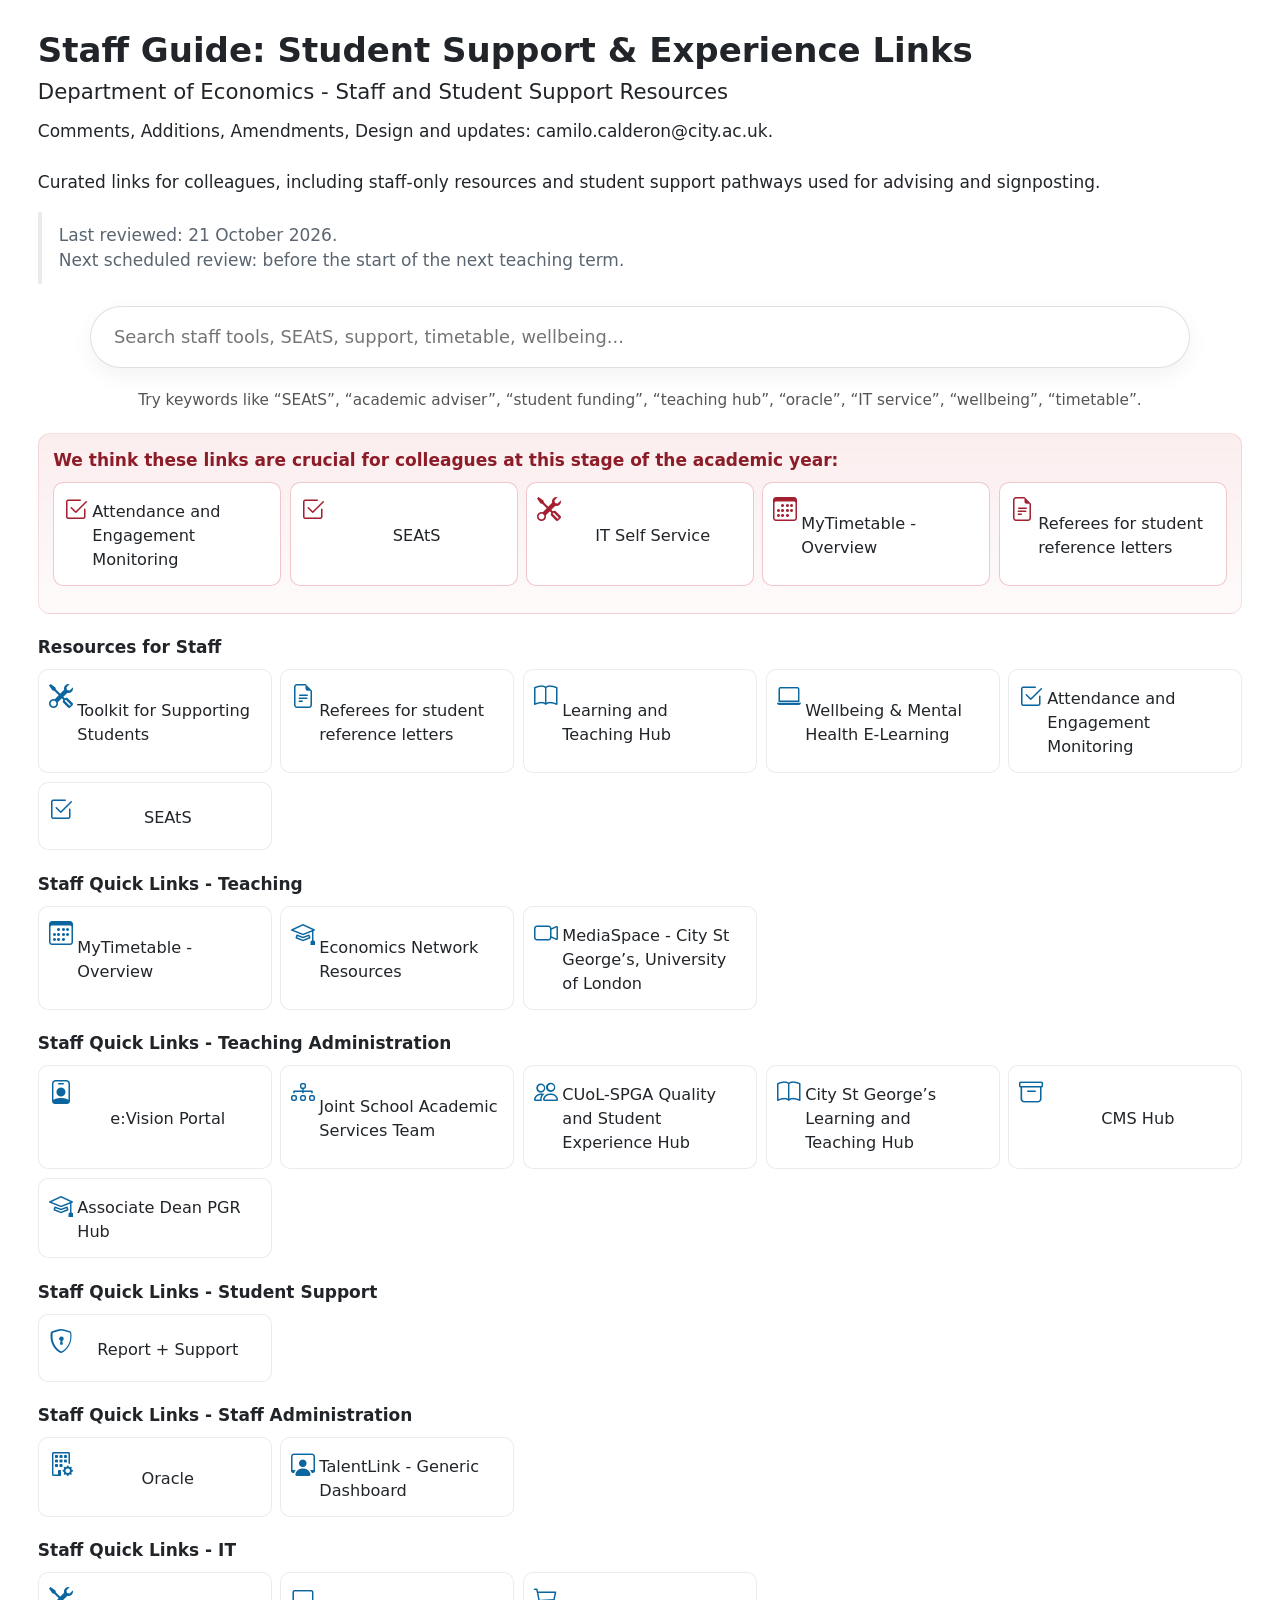
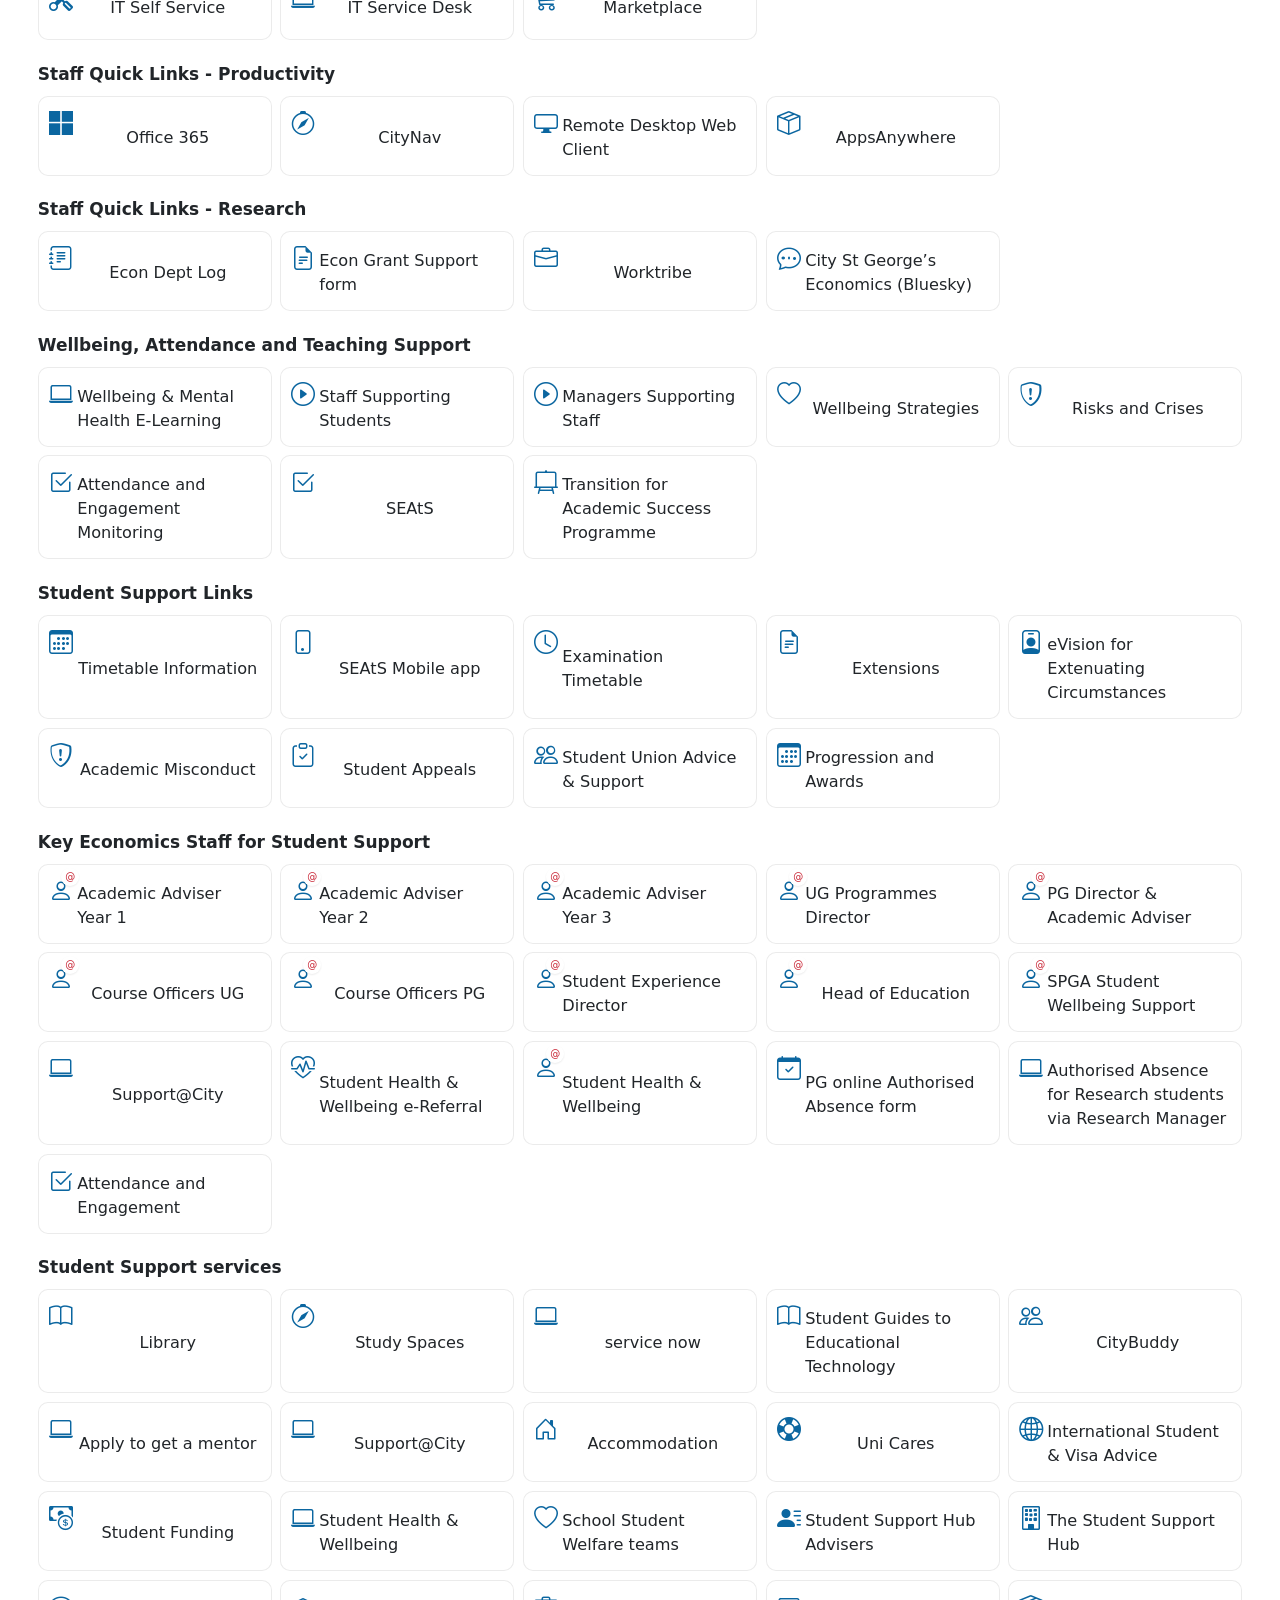
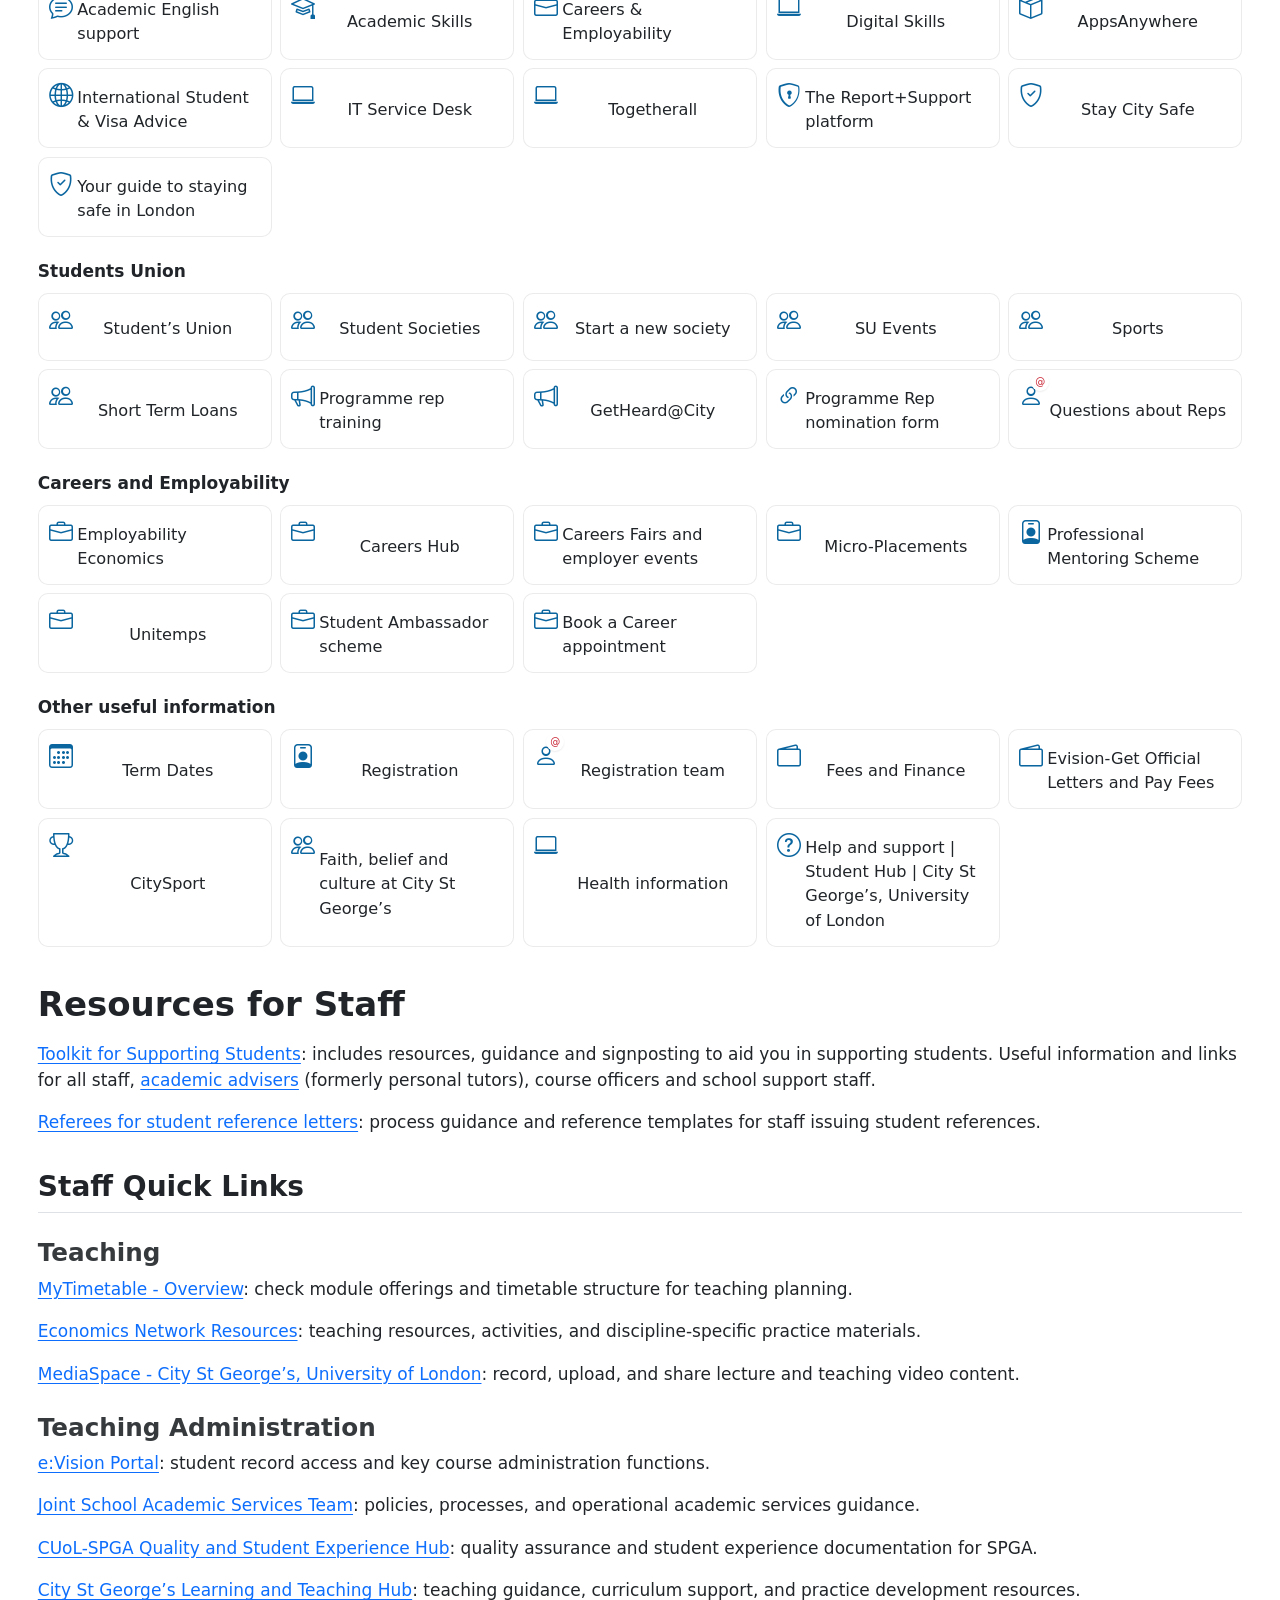
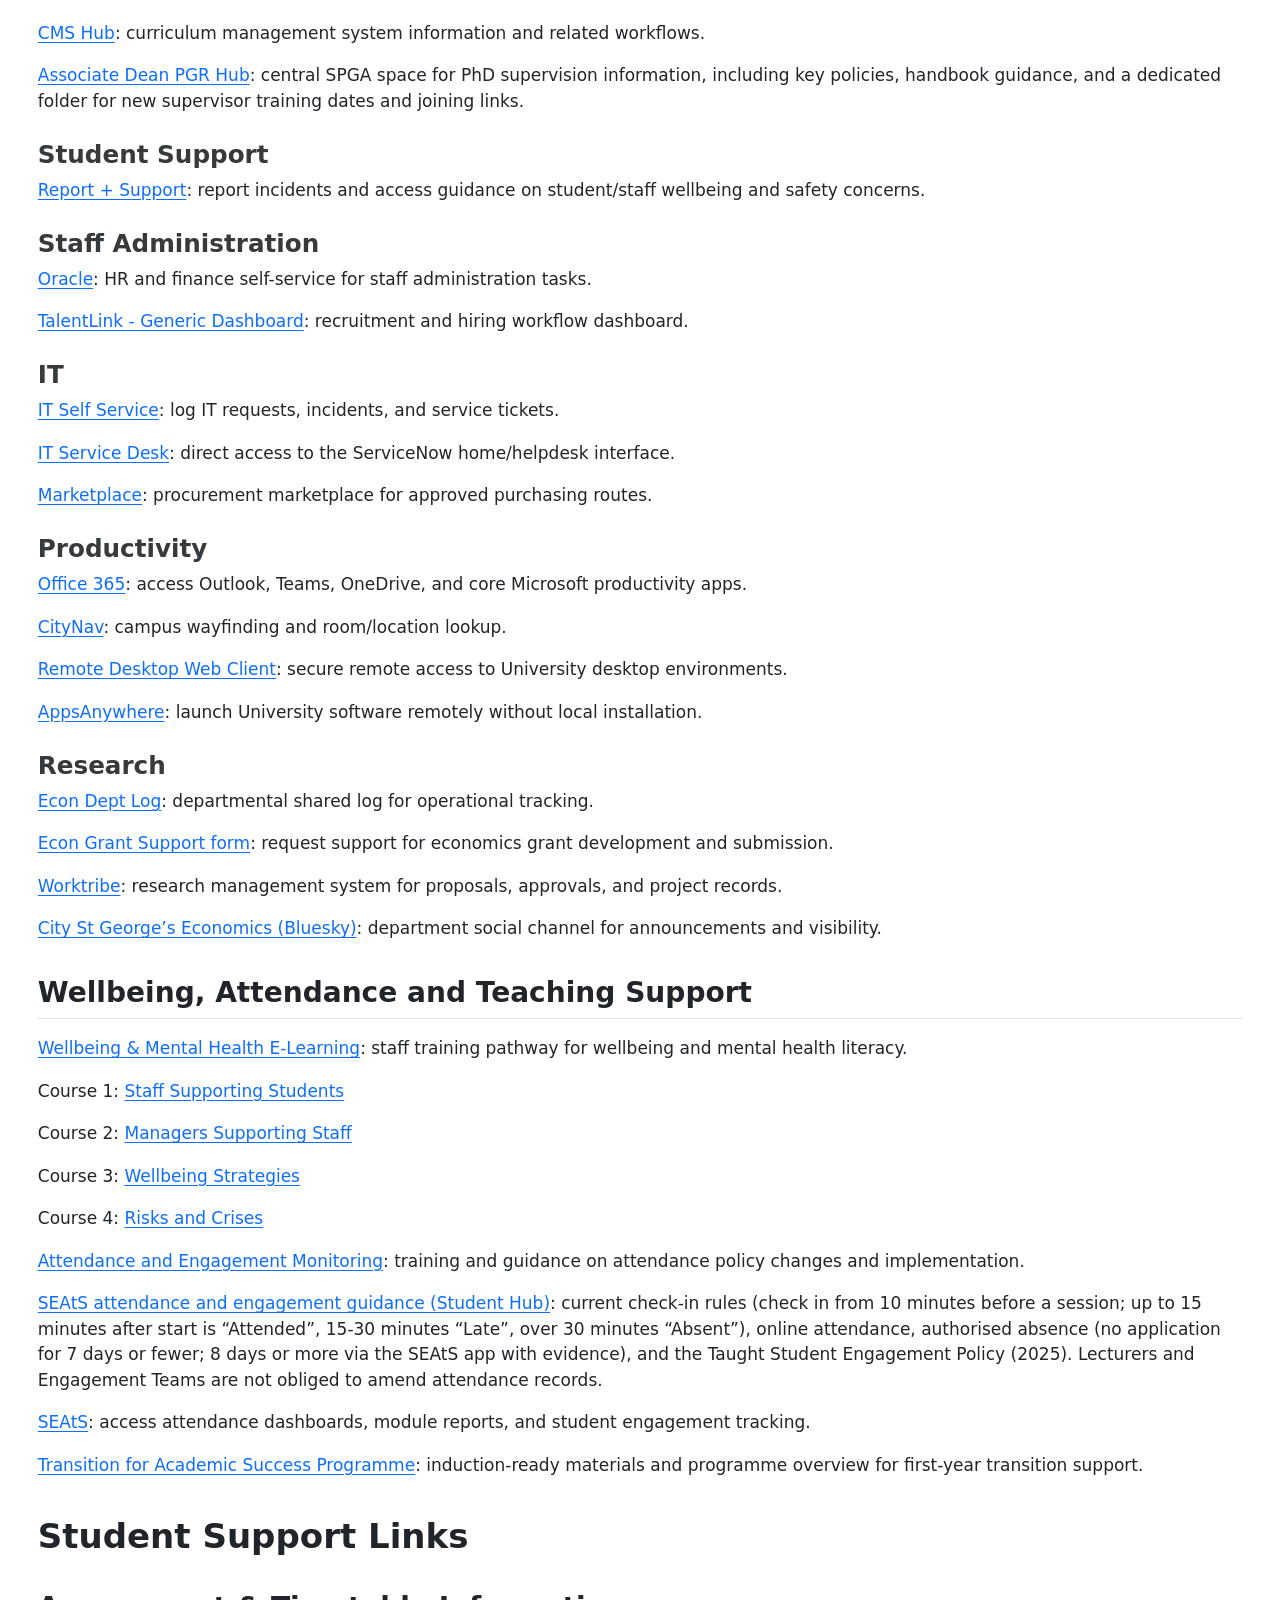
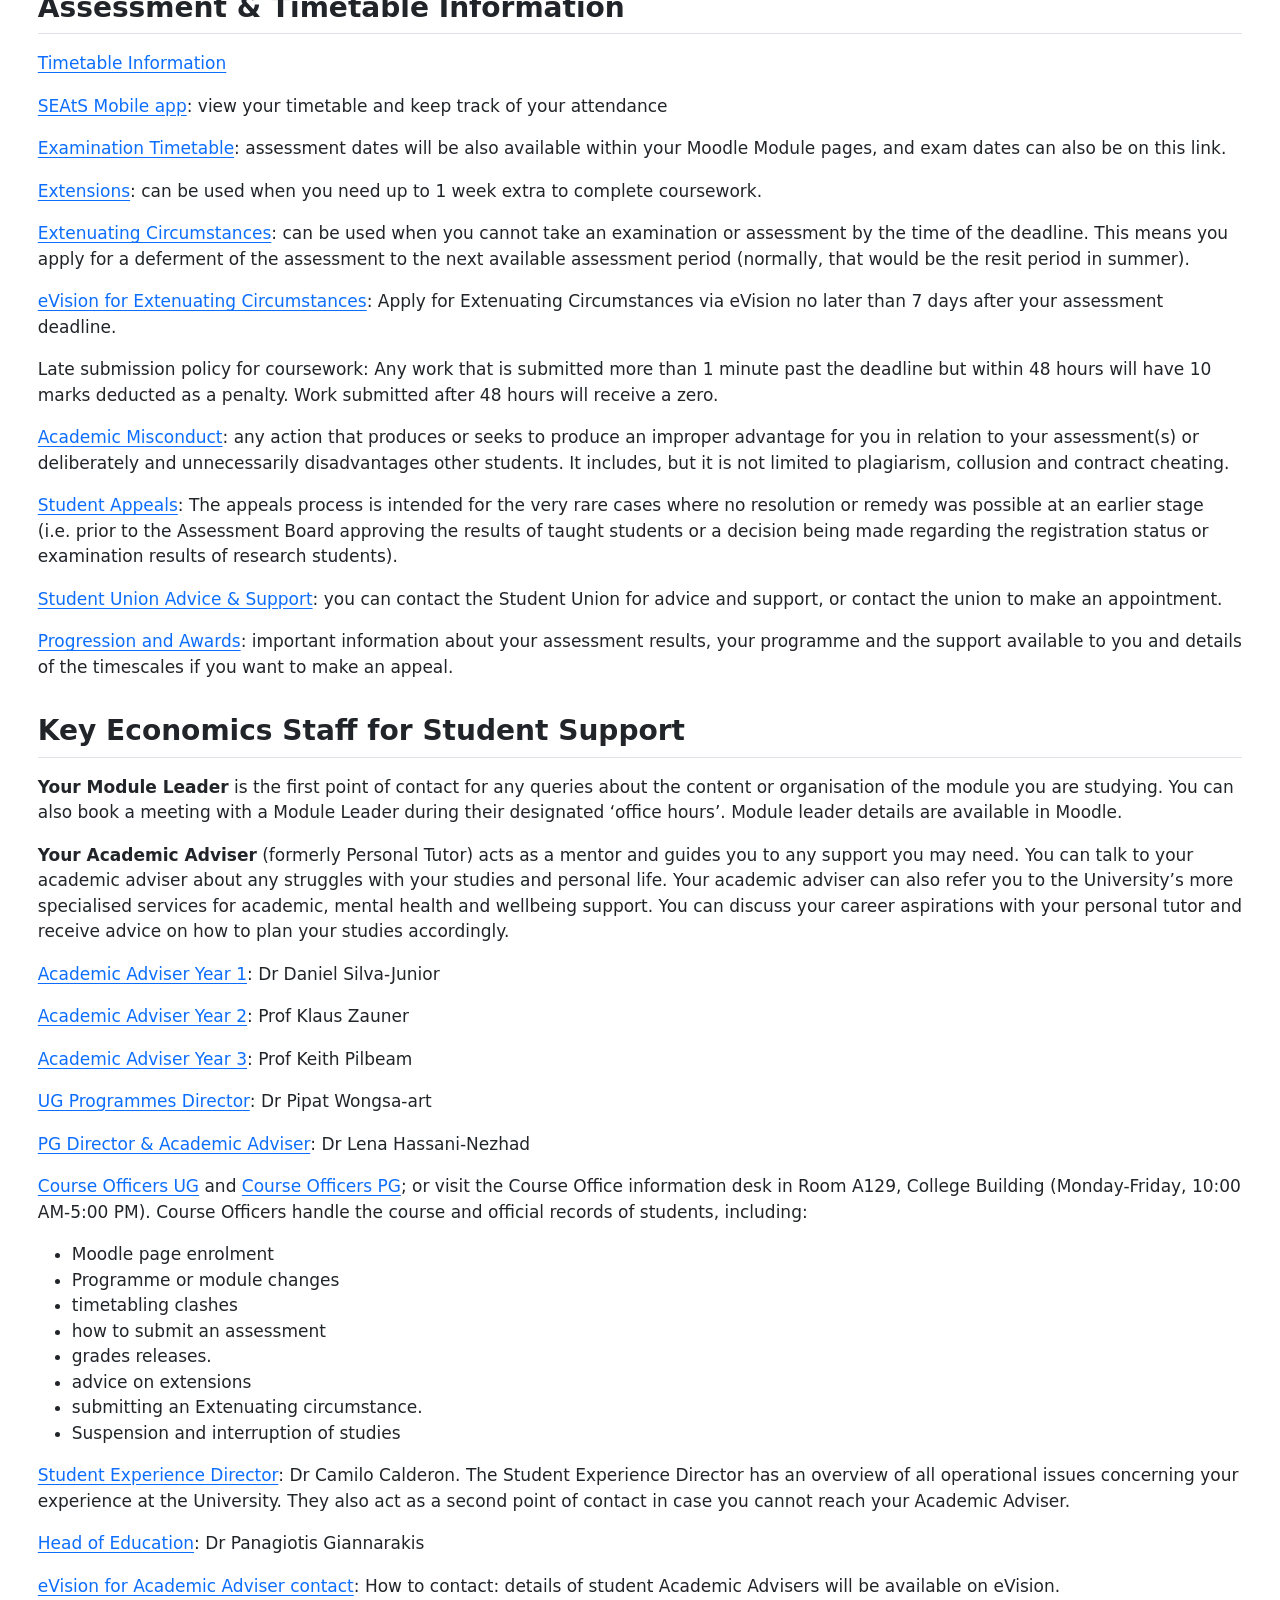
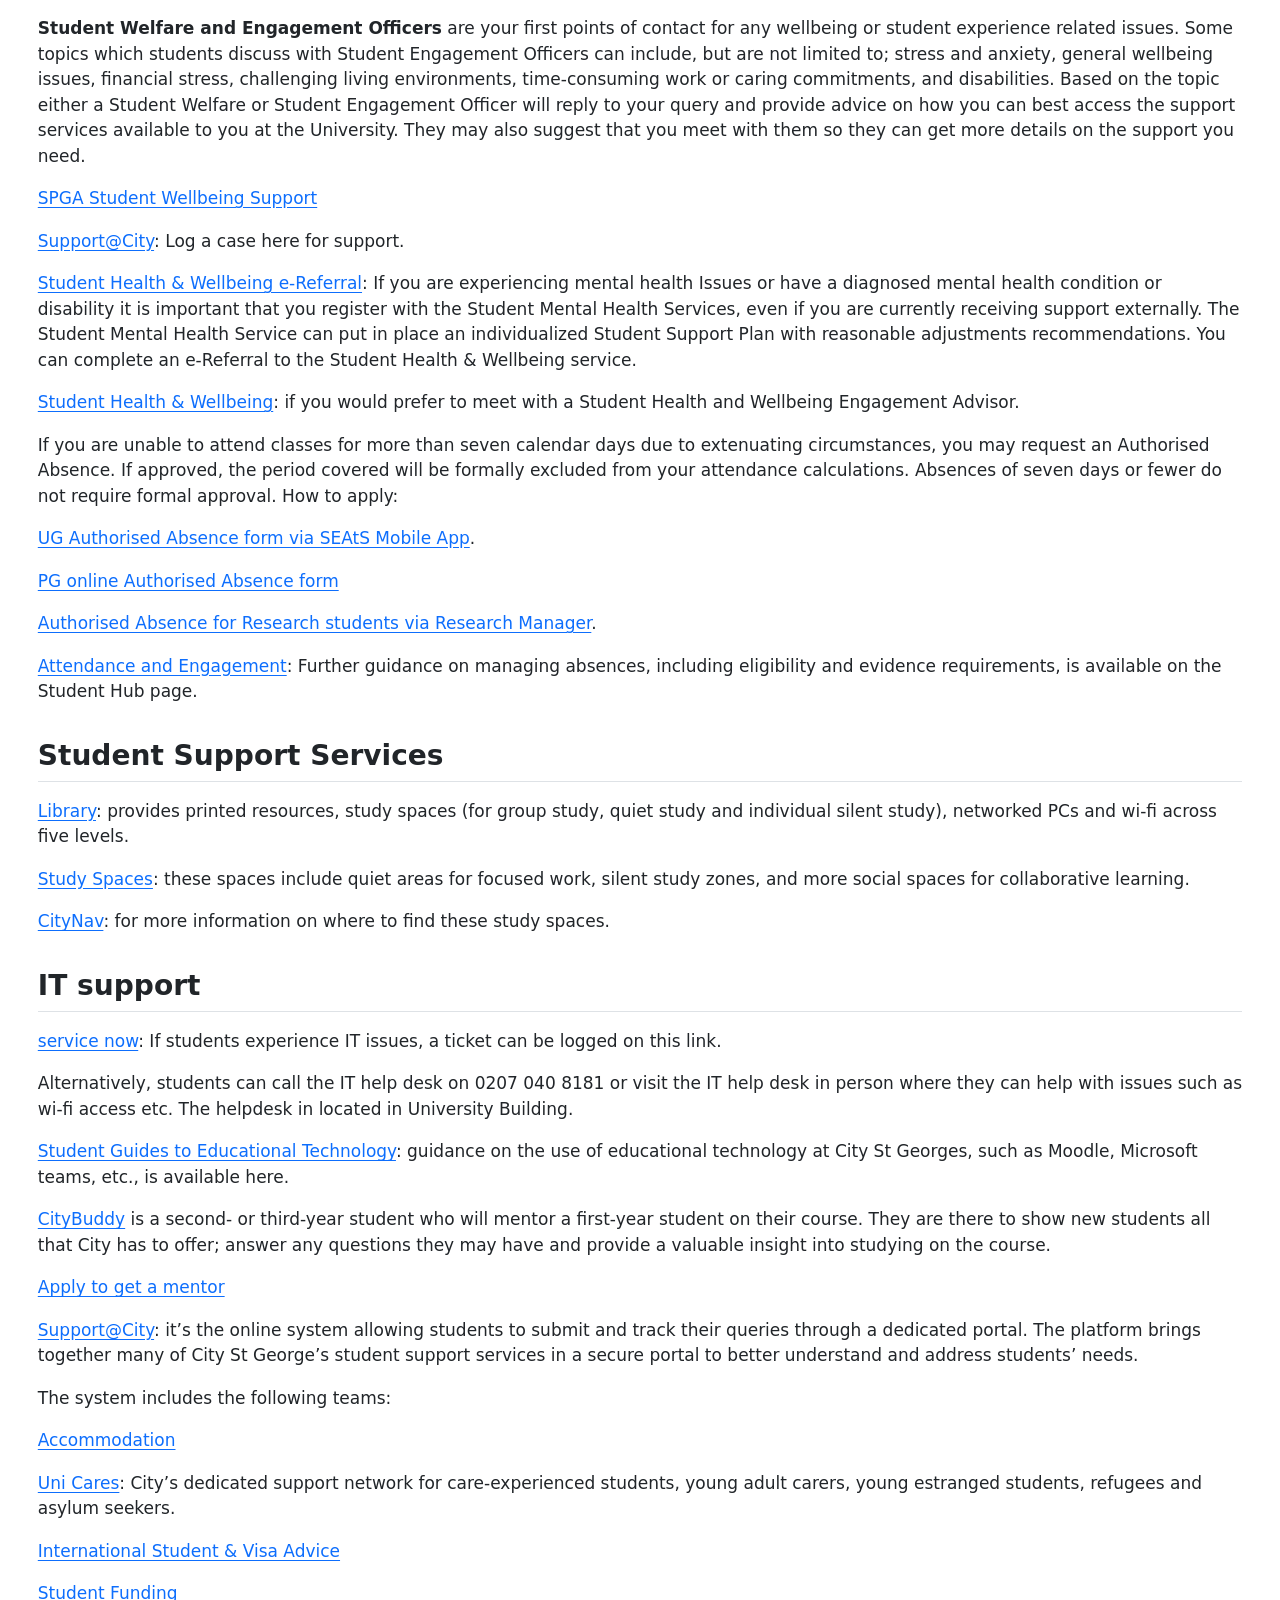
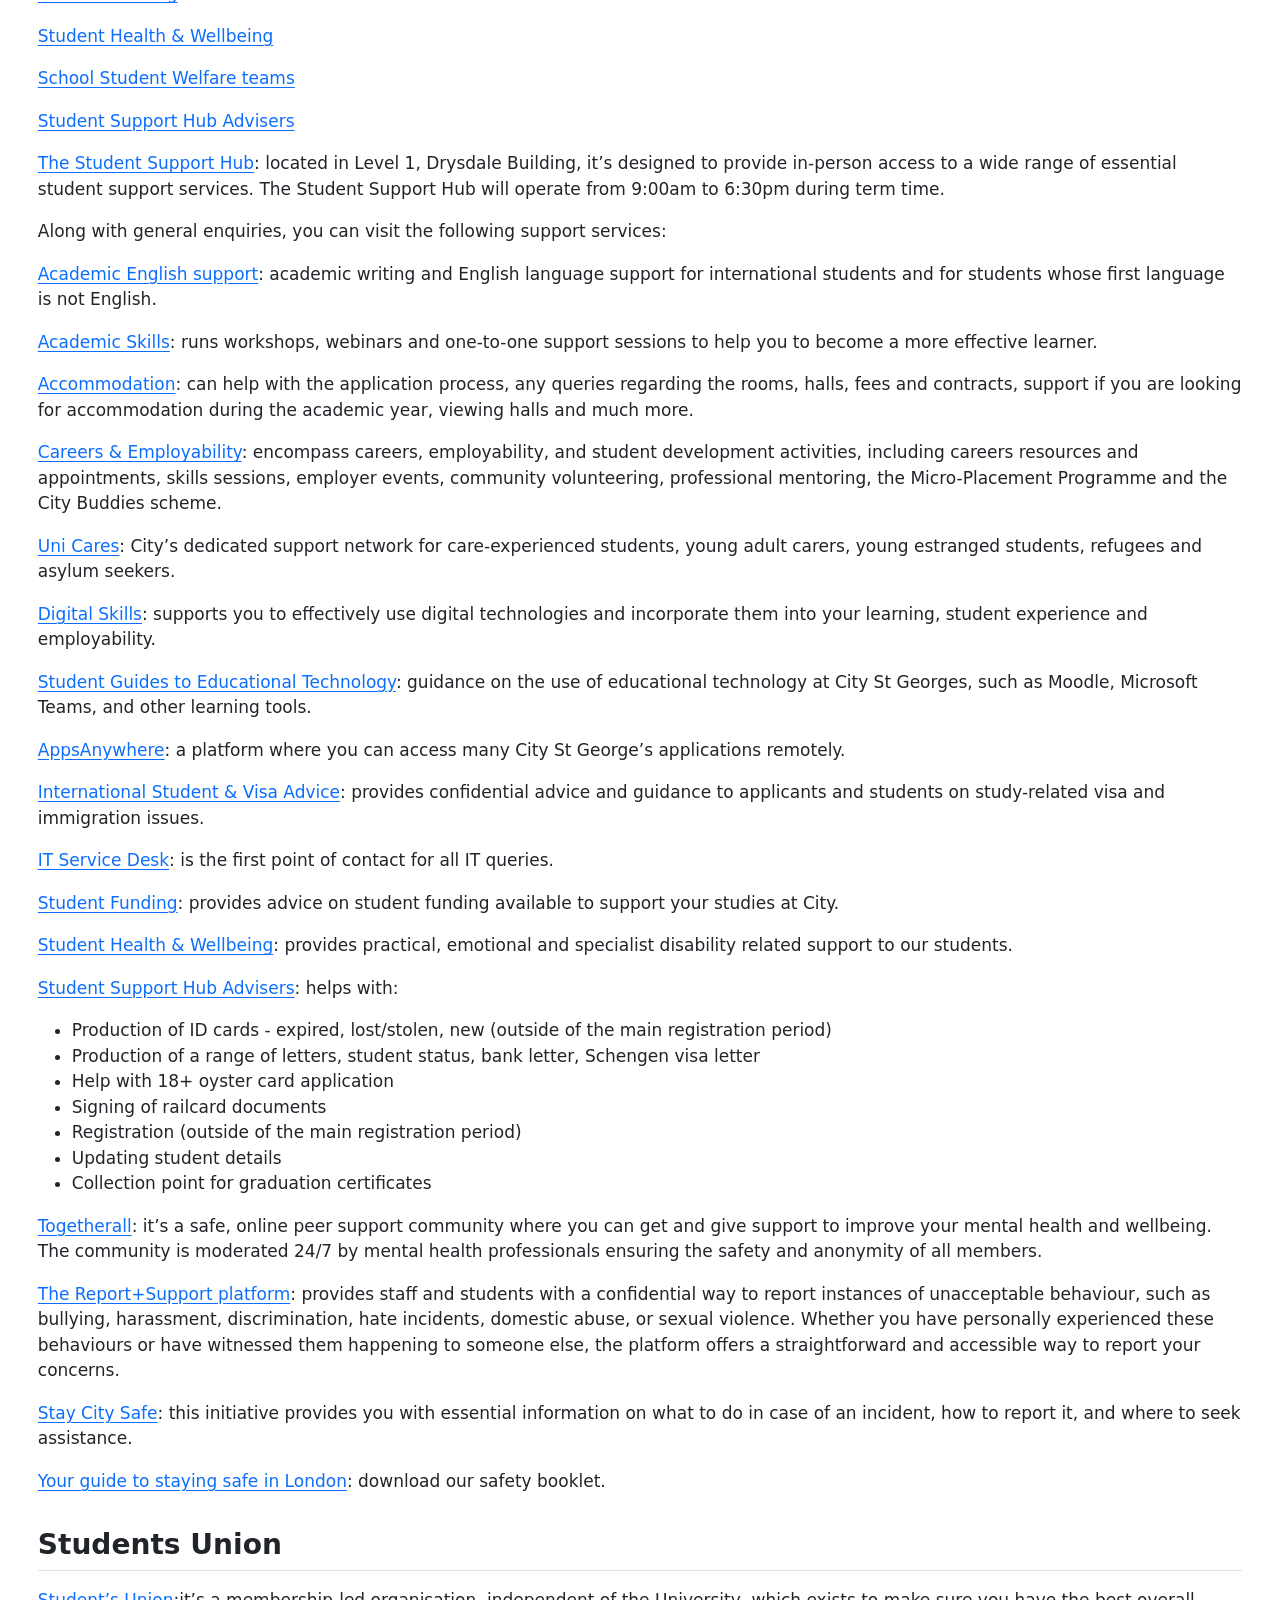
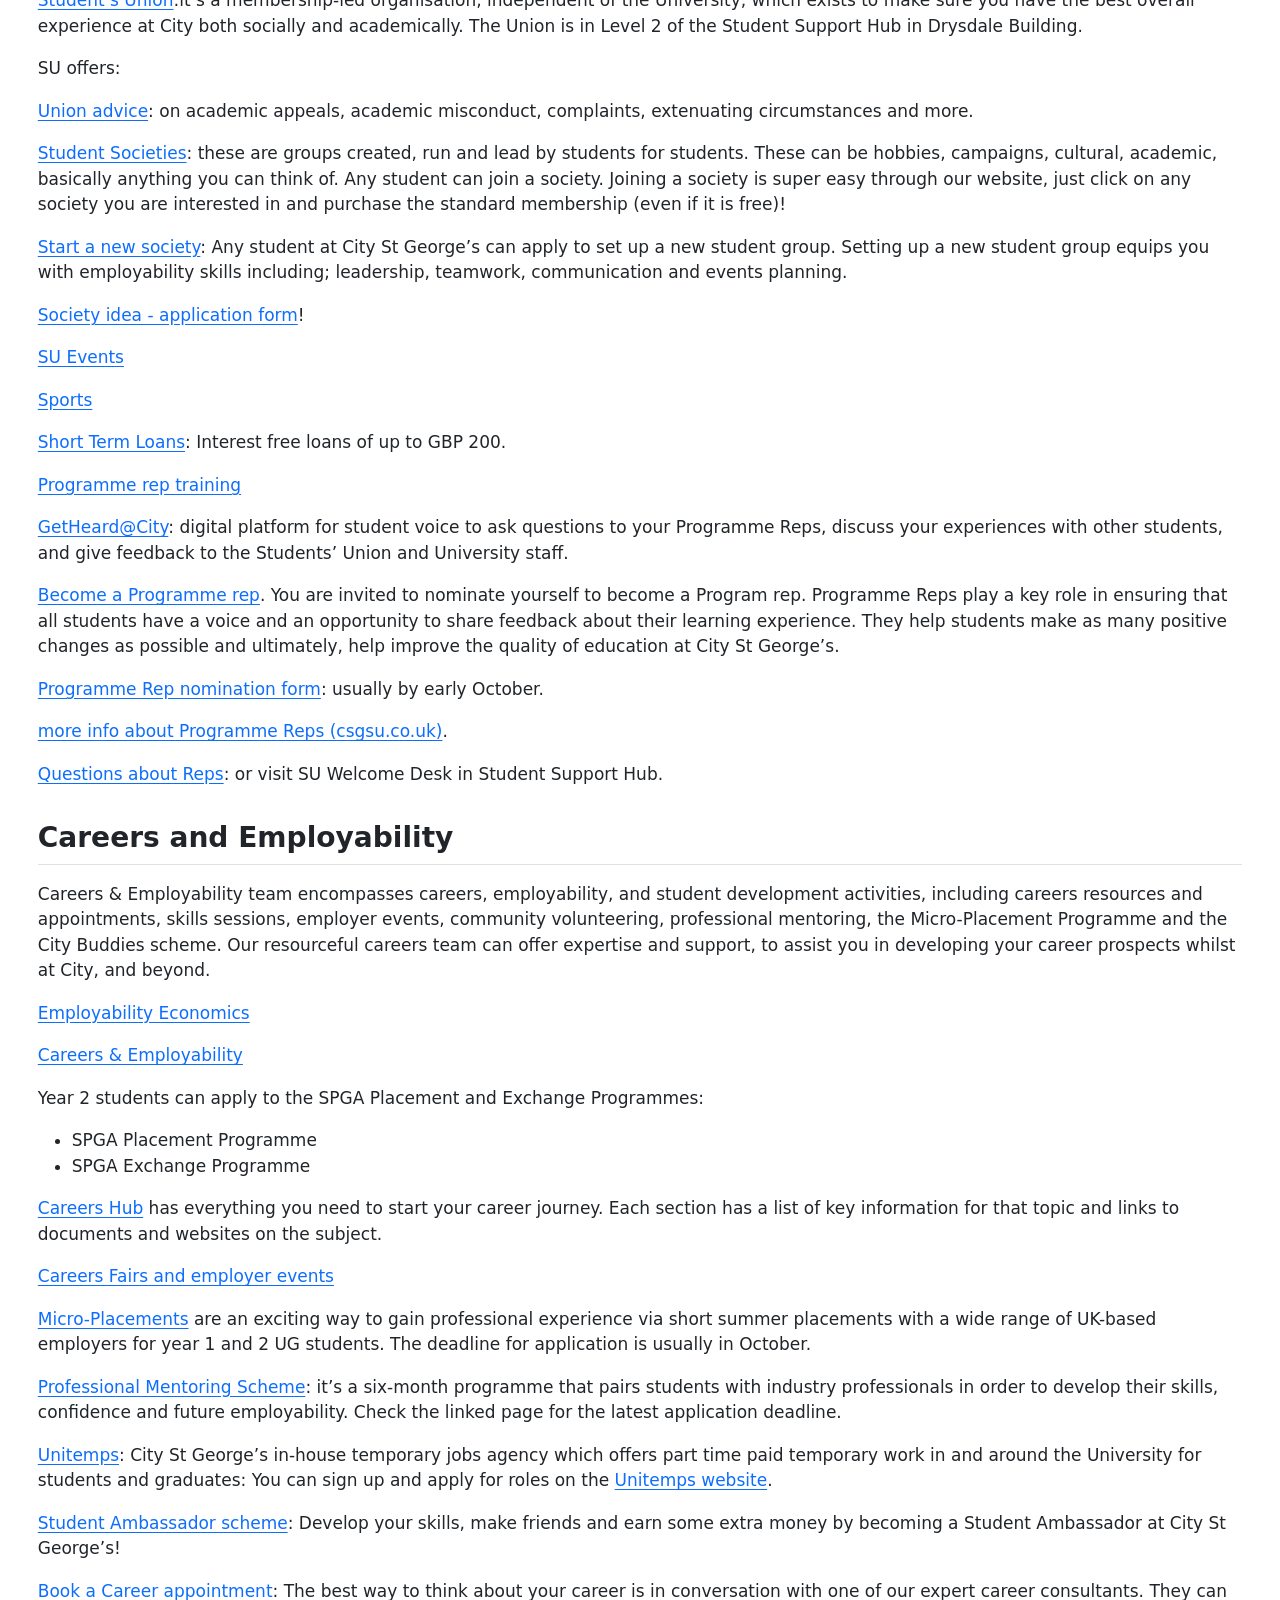
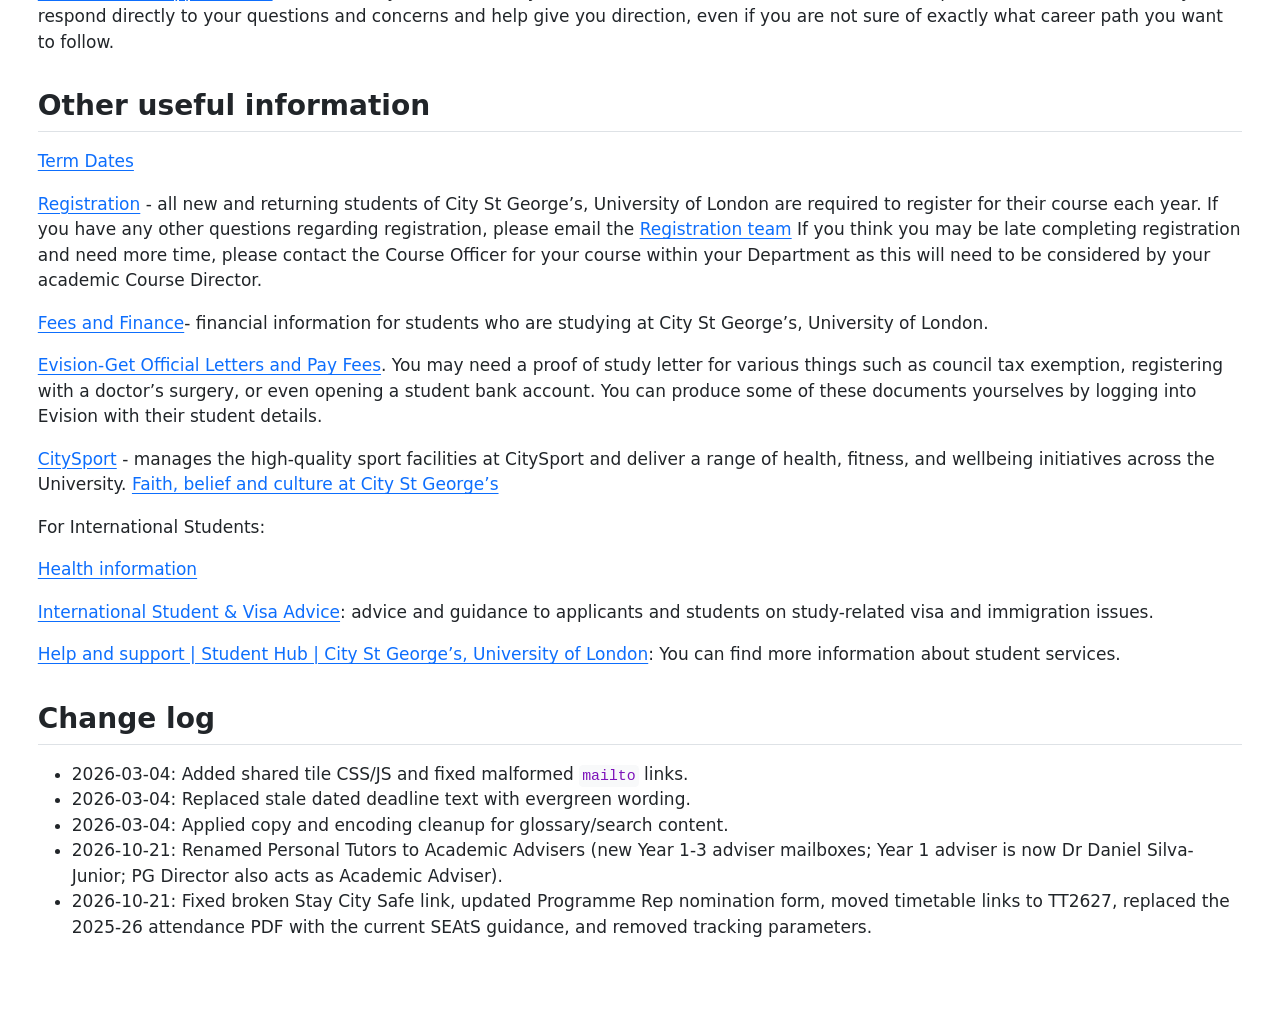
<file: docs/Staff_Support.html>
<!DOCTYPE html>
<html xmlns="http://www.w3.org/1999/xhtml" lang="en" xml:lang="en"><head>

<meta charset="utf-8">
<meta name="generator" content="quarto-1.7.32">

<meta name="viewport" content="width=device-width, initial-scale=1.0, user-scalable=yes">

<meta name="description" content="Comments, Additions, Amendments, Design and updates: camilo.calderon@city.ac.uk. Curated links for colleagues, including staff-only resources and student support pathways used for advising and signposting.">

<title>staff_support</title>
<style>
code{white-space: pre-wrap;}
span.smallcaps{font-variant: small-caps;}
div.columns{display: flex; gap: min(4vw, 1.5em);}
div.column{flex: auto; overflow-x: auto;}
div.hanging-indent{margin-left: 1.5em; text-indent: -1.5em;}
ul.task-list{list-style: none;}
ul.task-list li input[type="checkbox"] {
  width: 0.8em;
  margin: 0 0.8em 0.2em -1em; /* quarto-specific, see https://github.com/quarto-dev/quarto-cli/issues/4556 */ 
  vertical-align: middle;
}
</style>


<script src="site_libs/quarto-nav/quarto-nav.js"></script>
<script src="site_libs/clipboard/clipboard.min.js"></script>
<script src="site_libs/quarto-search/autocomplete.umd.js"></script>
<script src="site_libs/quarto-search/fuse.min.js"></script>
<script src="site_libs/quarto-search/quarto-search.js"></script>
<meta name="quarto:offset" content="./">
<script src="site_libs/quarto-html/quarto.js" type="module"></script>
<script src="site_libs/quarto-html/tabsets/tabsets.js" type="module"></script>
<script src="site_libs/quarto-html/popper.min.js"></script>
<script src="site_libs/quarto-html/tippy.umd.min.js"></script>
<script src="site_libs/quarto-html/anchor.min.js"></script>
<link href="site_libs/quarto-html/tippy.css" rel="stylesheet">
<link href="site_libs/quarto-html/quarto-syntax-highlighting-37eea08aefeeee20ff55810ff984fec1.css" rel="stylesheet" id="quarto-text-highlighting-styles">
<script src="site_libs/bootstrap/bootstrap.min.js"></script>
<link href="site_libs/bootstrap/bootstrap-icons.css" rel="stylesheet">
<link href="site_libs/bootstrap/bootstrap-991b1886d3c685c7aa2b62b80640c7af.min.css" rel="stylesheet" append-hash="true" id="quarto-bootstrap" data-mode="light">
<script id="quarto-search-options" type="application/json">{
  "location": "sidebar",
  "copy-button": false,
  "collapse-after": 3,
  "panel-placement": "start",
  "type": "textbox",
  "limit": 50,
  "keyboard-shortcut": [
    "f",
    "/",
    "s"
  ],
  "show-item-context": false,
  "language": {
    "search-no-results-text": "No results",
    "search-matching-documents-text": "matching documents",
    "search-copy-link-title": "Copy link to search",
    "search-hide-matches-text": "Hide additional matches",
    "search-more-match-text": "more match in this document",
    "search-more-matches-text": "more matches in this document",
    "search-clear-button-title": "Clear",
    "search-text-placeholder": "",
    "search-detached-cancel-button-title": "Cancel",
    "search-submit-button-title": "Submit",
    "search-label": "Search"
  }
}</script>


</head>

<body class="fullcontent quarto-light">

<div id="quarto-search-results"></div>
<!-- content -->
<div id="quarto-content" class="quarto-container page-columns page-rows-contents page-layout-article">
<!-- sidebar -->
<!-- margin-sidebar -->
    
<!-- main -->
<main class="content" id="quarto-document-content">

<header id="title-block-header" class="quarto-title-block default">
<div class="quarto-title">
<h1 class="title">Staff Guide: Student Support &amp; Experience Links</h1>
<p class="subtitle lead">Department of Economics - Staff and Student Support Resources</p>
</div>

<div>
  <div class="description">
    Comments, Additions, Amendments, Design and updates: camilo.calderon@city.ac.uk.<br><br>Curated links for colleagues, including staff-only resources and student support pathways used for advising and signposting.
  </div>
</div>


<div class="quarto-title-meta">

    
  
    
  </div>
  


</header>


<!-- Consolidated tiles index inserted after the main title. Groups tiles by subsection headings (h2) and hides them in print. -->
<link rel="stylesheet" href="tiles-shared.css">
<script src="tiles-shared.js"></script>
<blockquote class="blockquote">
<p>Last reviewed: 21 October 2026.<br>
Next scheduled review: before the start of the next teaching term.</p>
</blockquote>
<!-- Static tiles index (SharePoint-safe: no JS required) -->
<div id="quarto-tiles-index-static" class="quarto-tiles-index">
<div class="tiles-search">
<p><label for="tiles-search-input" class="sr-only">Search staff and student support links</label> <input id="tiles-search-input" type="search" placeholder="Search staff tools, SEAtS, support, timetable, wellbeing..." aria-describedby="tiles-search-hint"></p>
</div>
<div id="tiles-search-hint" class="tiles-search-hint">
Try keywords like “SEAtS”, “academic adviser”, “student funding”, “teaching hub”, “oracle”, “IT service”, “wellbeing”, “timetable”.
</div>
<div id="tiles-search-noresults" class="tiles-search-empty">
No matches found. Try a different word.
</div>
<div id="tiles-search-results" class="tiles-group search-results">
<div class="group-title">
Search results
</div>
<div id="tiles-search-grid" class="quarto-tiles-grid">

</div>
</div>
<div id="text-search-results" class="tiles-group search-text-results">
<div class="group-title">
Other matches in this page
</div>
<ul id="text-search-list">
</ul>
</div>
<div class="tiles-group crucial-tiles">
<div class="group-title">
We think these links are crucial for colleagues at this stage of the academic year:
</div>
<div class="quarto-tiles-grid">
<a class="tile-card" href="https://staffcommunications.newsweaver.com/1cuay0lb4l/5u2ufkq6fke1ttzyvuq1bs/external?email=true&amp;a=5&amp;p=5297842&amp;t=217120" target="_blank" rel="noopener"> <span class="tile-icon"><i class="bi bi-check2-square"></i></span>
<div class="tile-label">
Attendance and Engagement Monitoring
</div>
</a> <a class="tile-card" href="https://staffcommunications.newsweaver.com/1cuay0lb4l/yzpv63vjgnc1ttzyvuq1bs/external?email=true&amp;a=5&amp;p=5297842&amp;t=217120" target="_blank" rel="noopener"> <span class="tile-icon"><i class="bi bi-check2-square"></i></span>
<div class="tile-label">
SEAtS
</div>
</a> <a class="tile-card" href="https://cityuni.service-now.com/sp?id=index" target="_blank" rel="noopener"> <span class="tile-icon"><i class="bi bi-tools"></i></span>
<div class="tile-label">
IT Self Service
</div>
</a> <a class="tile-card" href="https://mytimetable.city.ac.uk/overview/tt_moduleoffer?d=TT2627" target="_blank" rel="noopener"> <span class="tile-icon"><i class="bi bi-calendar3"></i></span>
<div class="tile-label">
MyTimetable - Overview
</div>
</a> <a class="tile-card" href="https://cityuni-my.sharepoint.com/:x:/g/personal/camilo_calderon_city_ac_uk/IQAUe7FI-KTdS4m78-MP3stYAajukwxYoTtrZKsxTeKEWKA?e=r8PeQA" target="_blank" rel="noopener"> <span class="tile-icon"><i class="bi bi-file-earmark-text"></i></span>
<div class="tile-label">
Referees for student reference letters
</div>
</a>
</div>
</div>
<div class="tiles-group">
<div class="group-title">
Resources for Staff
</div>
<div class="quarto-tiles-grid">
<a class="tile-card" href="https://cityuni.sharepoint.com/sites/cs_Supportingyourstudents" target="_blank" rel="noopener"> <span class="tile-icon"><i class="bi bi-tools"></i></span>
<div class="tile-label">
Toolkit for Supporting Students
</div>
</a> <a class="tile-card" href="https://cityuni-my.sharepoint.com/:x:/g/personal/camilo_calderon_city_ac_uk/IQAUe7FI-KTdS4m78-MP3stYAajukwxYoTtrZKsxTeKEWKA?e=r8PeQA" target="_blank" rel="noopener"> <span class="tile-icon"><i class="bi bi-file-earmark-text"></i></span>
<div class="tile-label">
Referees for student reference letters
</div>
</a> <a class="tile-card" href="https://cityuni.sharepoint.com/sites/cs_CityLearningTeachngPortal" target="_blank" rel="noopener"> <span class="tile-icon"><i class="bi bi-book"></i></span>
<div class="tile-label">
Learning and Teaching Hub
</div>
</a> <a class="tile-card" href="https://staffhub.city.ac.uk/develop-at-city/wellbeing-at-city-hub/wellbeing-and-mental-health-e-learning" target="_blank" rel="noopener"> <span class="tile-icon"><i class="bi bi-laptop"></i></span>
<div class="tile-label">
Wellbeing &amp; Mental Health E-Learning
</div>
</a> <a class="tile-card" href="https://studenthub.citystgeorges.ac.uk/academic-resources/learning-and-study-support/study-skills-and-support/attendance-and-engagement/seats" target="_blank" rel="noopener"> <span class="tile-icon"><i class="bi bi-check2-square"></i></span>
<div class="tile-label">
Attendance and Engagement Monitoring
</div>
</a> <a class="tile-card" href="https://staffcommunications.newsweaver.com/1cuay0lb4l/yzpv63vjgnc1ttzyvuq1bs/external?email=true&amp;a=5&amp;p=5297842&amp;t=217120" target="_blank" rel="noopener"> <span class="tile-icon"><i class="bi bi-check2-square"></i></span>
<div class="tile-label">
SEAtS
</div>
</a>
</div>
</div>
<div class="tiles-group">
<div class="group-title">
Staff Quick Links - Teaching
</div>
<div class="quarto-tiles-grid">
<a class="tile-card" href="https://mytimetable.city.ac.uk/overview/tt_moduleoffer?d=TT2627" target="_blank" rel="noopener"> <span class="tile-icon"><i class="bi bi-calendar3"></i></span>
<div class="tile-label">
MyTimetable - Overview
</div>
</a> <a class="tile-card" href="https://www.economicsnetwork.ac.uk/moodle/my/courses.php" target="_blank" rel="noopener"> <span class="tile-icon"><i class="bi bi-mortarboard"></i></span>
<div class="tile-label">
Economics Network Resources
</div>
</a> <a class="tile-card" href="https://mediaspace.city.ac.uk/" target="_blank" rel="noopener"> <span class="tile-icon"><i class="bi bi-camera-video"></i></span>
<div class="tile-label">
MediaSpace - City St George’s, University of London
</div>
</a>
</div>
</div>
<div class="tiles-group">
<div class="group-title">
Staff Quick Links - Teaching Administration
</div>
<div class="quarto-tiles-grid">
<a class="tile-card" href="https://evision.city.ac.uk/" target="_blank" rel="noopener"> <span class="tile-icon"><i class="bi bi-person-badge"></i></span>
<div class="tile-label">
e:Vision Portal
</div>
</a> <a class="tile-card" href="https://cityuni.sharepoint.com/teams/CUoL-JointSchoolAcademicServicesQualityHub/SitePages/Joint-School-Academic-Services.aspx" target="_blank" rel="noopener"> <span class="tile-icon"><i class="bi bi-diagram-3"></i></span>
<div class="tile-label">
Joint School Academic Services Team
</div>
</a> <a class="tile-card" href="https://cityuni.sharepoint.com/teams/CUoL-SPGAAcademicServicesQualityHub" target="_blank" rel="noopener"> <span class="tile-icon"><i class="bi bi-people"></i></span>
<div class="tile-label">
CUoL-SPGA Quality and Student Experience Hub
</div>
</a> <a class="tile-card" href="https://cityuni.sharepoint.com/sites/cs_CityLearningTeachngPortal" target="_blank" rel="noopener"> <span class="tile-icon"><i class="bi bi-book"></i></span>
<div class="tile-label">
City St George’s Learning and Teaching Hub
</div>
</a> <a class="tile-card" href="https://cityuni.sharepoint.com/sites/cs_quadhub/SitePages/Curriculum-Management-System-(CMS).aspx" target="_blank" rel="noopener"> <span class="tile-icon"><i class="bi bi-archive"></i></span>
<div class="tile-label">
CMS Hub
</div>
</a> <a class="tile-card" href="https://cityuni.sharepoint.com/:f:/s/cs_SCCSPGACommsHub/IgA-eUBgwq7gQIN2ItfG4GR9AZM7YmXvKgtMic6OWKnQ-a8?xsdata=[base64]%3d%3d&amp;sdata=b2RoYzRzOUNBeU52WHRyMlZRMk1QSVJ4alBoUkVidHFxZmxzUkdUVVlxQT0%3d" target="_blank" rel="noopener"> <span class="tile-icon"><i class="bi bi-mortarboard"></i></span>
<div class="tile-label">
Associate Dean PGR Hub
</div>
</a>
</div>
</div>
<div class="tiles-group">
<div class="group-title">
Staff Quick Links - Student Support
</div>
<div class="quarto-tiles-grid">
<a class="tile-card" href="https://reportandsupport.city.ac.uk/" target="_blank" rel="noopener"> <span class="tile-icon"><i class="bi bi-shield-lock"></i></span>
<div class="tile-label">
Report + Support
</div>
</a>
</div>
</div>
<div class="tiles-group">
<div class="group-title">
Staff Quick Links - Staff Administration
</div>
<div class="quarto-tiles-grid">
<a class="tile-card" href="https://iahmme.fa.ocs.oraclecloud.com/fscmUI/faces/FuseWelcome" target="_blank" rel="noopener"> <span class="tile-icon"><i class="bi bi-building-gear"></i></span>
<div class="tile-label">
Oracle
</div>
</a> <a class="tile-card" href="https://emea5.lumessetalentlink.com/?tlk_idp=871" target="_blank" rel="noopener"> <span class="tile-icon"><i class="bi bi-person-workspace"></i></span>
<div class="tile-label">
TalentLink - Generic Dashboard
</div>
</a>
</div>
</div>
<div class="tiles-group">
<div class="group-title">
Staff Quick Links - IT
</div>
<div class="quarto-tiles-grid">
<a class="tile-card" href="https://cityuni.service-now.com/sp?id=index" target="_blank" rel="noopener"> <span class="tile-icon"><i class="bi bi-tools"></i></span>
<div class="tile-label">
IT Self Service
</div>
</a> <a class="tile-card" href="https://cityuni.service-now.com/nav_to.do?uri=%2Fhome.do" target="_blank" rel="noopener"> <span class="tile-icon"><i class="bi bi-laptop"></i></span>
<div class="tile-label">
IT Service Desk
</div>
</a> <a class="tile-card" href="https://staffhub.city.ac.uk/finance/procurement/marketplace" target="_blank" rel="noopener"> <span class="tile-icon"><i class="bi bi-cart3"></i></span>
<div class="tile-label">
Marketplace
</div>
</a>
</div>
</div>
<div class="tiles-group">
<div class="group-title">
Staff Quick Links - Productivity
</div>
<div class="quarto-tiles-grid">
<a class="tile-card" href="https://www.office.com/?auth=2" target="_blank" rel="noopener"> <span class="tile-icon"><i class="bi bi-microsoft"></i></span>
<div class="tile-label">
Office 365
</div>
</a> <a class="tile-card" href="https://clients.mapsindoors.com/cul/7f348b58b4314fe79ecc0213/search" target="_blank" rel="noopener"> <span class="tile-icon"><i class="bi bi-compass"></i></span>
<div class="tile-label">
CityNav
</div>
</a> <a class="tile-card" href="https://client.wvd.microsoft.com/arm/webclient/index.html" target="_blank" rel="noopener"> <span class="tile-icon"><i class="bi bi-display"></i></span>
<div class="tile-label">
Remote Desktop Web Client
</div>
</a> <a class="tile-card" href="https://appsanywhere.city.ac.uk/login" target="_blank" rel="noopener"> <span class="tile-icon"><i class="bi bi-box-seam"></i></span>
<div class="tile-label">
AppsAnywhere
</div>
</a>
</div>
</div>
<div class="tiles-group">
<div class="group-title">
Staff Quick Links - Research
</div>
<div class="quarto-tiles-grid">
<a class="tile-card" href="https://cityuni.sharepoint.com/:l:/t/CUoL-EconDepartment/FLuhvdG3zc1ImEeSOQz2S9YB9SWu0oBU7F07aFcc7Ux57g" target="_blank" rel="noopener"> <span class="tile-icon"><i class="bi bi-journal-text"></i></span>
<div class="tile-label">
Econ Dept Log
</div>
</a> <a class="tile-card" href="https://forms.office.com/e/dzWdW3VnZX" target="_blank" rel="noopener"> <span class="tile-icon"><i class="bi bi-file-earmark-text"></i></span>
<div class="tile-label">
Econ Grant Support form
</div>
</a> <a class="tile-card" href="https://city-research.worktribe.com/" target="_blank" rel="noopener"> <span class="tile-icon"><i class="bi bi-briefcase"></i></span>
<div class="tile-label">
Worktribe
</div>
</a> <a class="tile-card" href="https://bsky.app/profile/cityeconomics.bsky.social" target="_blank" rel="noopener"> <span class="tile-icon"><i class="bi bi-chat-dots"></i></span>
<div class="tile-label">
City St George’s Economics (Bluesky)
</div>
</a>
</div>
</div>
<div class="tiles-group">
<div class="group-title">
Wellbeing, Attendance and Teaching Support
</div>
<div class="quarto-tiles-grid">
<a class="tile-card" href="https://staffhub.city.ac.uk/develop-at-city/wellbeing-at-city-hub/wellbeing-and-mental-health-e-learning" target="_blank" rel="noopener"> <span class="tile-icon"><i class="bi bi-laptop"></i></span>
<div class="tile-label">
Wellbeing &amp; Mental Health E-Learning
</div>
</a> <a class="tile-card" href="https://elearning.charliewaller.org/course-details/681ed6fc-46e1-4753-8a18-21063ad94f1f" target="_blank" rel="noopener"> <span class="tile-icon"><i class="bi bi-play-circle"></i></span>
<div class="tile-label">
Staff Supporting Students
</div>
</a> <a class="tile-card" href="https://elearning.charliewaller.org/course-details/630cf33e-725b-4d3e-948e-2fcd279e400d" target="_blank" rel="noopener"> <span class="tile-icon"><i class="bi bi-play-circle"></i></span>
<div class="tile-label">
Managers Supporting Staff
</div>
</a> <a class="tile-card" href="https://elearning.charliewaller.org/course-details/655f3612-b251-4001-a3a1-5d9106e67491" target="_blank" rel="noopener"> <span class="tile-icon"><i class="bi bi-heart"></i></span>
<div class="tile-label">
Wellbeing Strategies
</div>
</a> <a class="tile-card" href="https://elearning.charliewaller.org/course-details/ed3f83c6-5a72-440d-9bc4-6d26966e15a7" target="_blank" rel="noopener"> <span class="tile-icon"><i class="bi bi-shield-exclamation"></i></span>
<div class="tile-label">
Risks and Crises
</div>
</a> <a class="tile-card" href="https://staffcommunications.newsweaver.com/1cuay0lb4l/5u2ufkq6fke1ttzyvuq1bs/external?email=true&amp;a=5&amp;p=5297842&amp;t=217120" target="_blank" rel="noopener"> <span class="tile-icon"><i class="bi bi-check2-square"></i></span>
<div class="tile-label">
Attendance and Engagement Monitoring
</div>
</a> <a class="tile-card" href="https://staffcommunications.newsweaver.com/1cuay0lb4l/yzpv63vjgnc1ttzyvuq1bs/external?email=true&amp;a=5&amp;p=5297842&amp;t=217120" target="_blank" rel="noopener"> <span class="tile-icon"><i class="bi bi-check2-square"></i></span>
<div class="tile-label">
SEAtS
</div>
</a> <a class="tile-card" href="https://staffcommunications.newsweaver.com/1cuay0lb4l/jigmhvwn6171ttzyvuq1bs/external?email=true&amp;a=5&amp;p=5297842&amp;t=217120" target="_blank" rel="noopener"> <span class="tile-icon"><i class="bi bi-easel2"></i></span>
<div class="tile-label">
Transition for Academic Success Programme
</div>
</a>
</div>
</div>
<div class="tiles-group">
<div class="group-title">
Student Support Links
</div>
<div class="quarto-tiles-grid">
<a class="tile-card" href="https://mytimetable.city.ac.uk/" target="_blank" rel="noopener"> <span class="tile-icon"><i class="bi bi-calendar3"></i></span>
<div class="tile-label">
Timetable Information
</div>
</a> <a class="tile-card" href="https://studenthub.citystgeorges.ac.uk/academic-resources/learning-and-study-support/study-skills-and-support/attendance-and-engagement/count-me-in" target="_blank" rel="noopener"> <span class="tile-icon"><i class="bi bi-phone"></i></span>
<div class="tile-label">
SEAtS Mobile app
</div>
</a> <a class="tile-card" href="https://studenthub.city.ac.uk/timetabling-term-dates-exams/exams/exam-timetable" target="_blank" rel="noopener"> <span class="tile-icon"><i class="bi bi-clock"></i></span>
<div class="tile-label">
Examination Timetable
</div>
</a> <a class="tile-card" href="https://cityuni.sharepoint.com/teams/CUoL-SASSStudentSupport/SitePages/SASS-Extensions.aspx" target="_blank" rel="noopener"> <span class="tile-icon"><i class="bi bi-file-earmark-text"></i></span>
<div class="tile-label">
Extensions
</div>
</a> <a class="tile-card" href="https://evision.city.ac.uk/" target="_blank" rel="noopener"> <span class="tile-icon"><i class="bi bi-person-badge"></i></span>
<div class="tile-label">
eVision for Extenuating Circumstances
</div>
</a> <a class="tile-card" href="https://studenthub.city.ac.uk/help-and-support/academic-integrity-and-misconduct" target="_blank" rel="noopener"> <span class="tile-icon"><i class="bi bi-shield-exclamation"></i></span>
<div class="tile-label">
Academic Misconduct
</div>
</a> <a class="tile-card" href="https://studenthub.city.ac.uk/help-and-support/extenuating-circumstances-complaints-appeals" target="_blank" rel="noopener"> <span class="tile-icon"><i class="bi bi-clipboard-check"></i></span>
<div class="tile-label">
Student Appeals
</div>
</a> <a class="tile-card" href="https://csgsu.co.uk/advice-and-support" target="_blank" rel="noopener"> <span class="tile-icon"><i class="bi bi-people"></i></span>
<div class="tile-label">
Student Union Advice &amp; Support
</div>
</a> <a class="tile-card" href="https://studenthub.city.ac.uk/timetabling-term-dates-exams/progression-and-awards" target="_blank" rel="noopener"> <span class="tile-icon"><i class="bi bi-calendar3"></i></span>
<div class="tile-label">
Progression and Awards
</div>
</a>
</div>
</div>
<div class="tiles-group">
<div class="group-title">
Key Economics Staff for Student Support
</div>
<div class="quarto-tiles-grid">
<a class="tile-card" href="mailto:y1-economics-adviser@city.ac.uk" target="_blank" rel="noopener"> <span class="tile-icon tile-icon--email"><i class="bi bi-person"></i></span>
<div class="tile-label">
Academic Adviser Year 1
</div>
</a> <a class="tile-card" href="mailto:y2-economics-adviser@city.ac.uk" target="_blank" rel="noopener"> <span class="tile-icon tile-icon--email"><i class="bi bi-person"></i></span>
<div class="tile-label">
Academic Adviser Year 2
</div>
</a> <a class="tile-card" href="mailto:y3-economics-adviser@city.ac.uk" target="_blank" rel="noopener"> <span class="tile-icon tile-icon--email"><i class="bi bi-person"></i></span>
<div class="tile-label">
Academic Adviser Year 3
</div>
</a> <a class="tile-card" href="mailto:pipat.wongsa-art@city.ac.uk" target="_blank" rel="noopener"> <span class="tile-icon tile-icon--email"><i class="bi bi-person"></i></span>
<div class="tile-label">
UG Programmes Director
</div>
</a> <a class="tile-card" href="mailto:lena.hassani-nezhad@city.ac.uk" target="_blank" rel="noopener"> <span class="tile-icon tile-icon--email"><i class="bi bi-person"></i></span>
<div class="tile-label">
PG Director &amp; Academic Adviser
</div>
</a> <a class="tile-card" href="mailto:economics.ug@city.ac.uk" target="_blank" rel="noopener"> <span class="tile-icon tile-icon--email"><i class="bi bi-person"></i></span>
<div class="tile-label">
Course Officers UG
</div>
</a> <a class="tile-card" href="mailto:pgspga@city.ac.uk" target="_blank" rel="noopener"> <span class="tile-icon tile-icon--email"><i class="bi bi-person"></i></span>
<div class="tile-label">
Course Officers PG
</div>
</a> <a class="tile-card" href="mailto:camilo.calderon@city.ac.uk" target="_blank" rel="noopener"> <span class="tile-icon tile-icon--email"><i class="bi bi-person"></i></span>
<div class="tile-label">
Student Experience Director
</div>
</a> <a class="tile-card" href="mailto:panagiotis.giannarakis@city.ac.uk" target="_blank" rel="noopener"> <span class="tile-icon tile-icon--email"><i class="bi bi-person"></i></span>
<div class="tile-label">
Head of Education
</div>
</a> <a class="tile-card" href="https://outlook.office365.com/book/SchoolofPolicyandGlobalAffairsStudentWellbeingSupport@cityuni.onmicrosoft.com/?ae=true&amp;ismsaljsauthenabled=true" target="_blank" rel="noopener"> <span class="tile-icon tile-icon--email"><i class="bi bi-person"></i></span>
<div class="tile-label">
SPGA Student Wellbeing Support
</div>
</a> <a class="tile-card" href="https://support.city.ac.uk/create-case/" target="_blank" rel="noopener"> <span class="tile-icon"><i class="bi bi-laptop"></i></span>
<div class="tile-label">
Support@City
</div>
</a> <a class="tile-card" href="https://support.city.ac.uk/eReferral/" target="_blank" rel="noopener"> <span class="tile-icon"><i class="bi bi-heart-pulse"></i></span>
<div class="tile-label">
Student Health &amp; Wellbeing e-Referral
</div>
</a> <a class="tile-card" href="https://outlook.office365.com/book/StudentHealthWellbeing@cityuni.onmicrosoft.com/s/fmv9wdkSi0m08PSZBNQghg2?ismsaljsauthenabled=true" target="_blank" rel="noopener"> <span class="tile-icon tile-icon--email"><i class="bi bi-person"></i></span>
<div class="tile-label">
Student Health &amp; Wellbeing
</div>
</a> <a class="tile-card" href="https://cityunilondon.eu.qualtrics.com/jfe/form/SV_5hzQmuXfZBM5plk" target="_blank" rel="noopener"> <span class="tile-icon"><i class="bi bi-calendar-check"></i></span>
<div class="tile-label">
PG online Authorised Absence form
</div>
</a> <a class="tile-card" href="https://researchmanager.city.ac.uk/do/city-login/login" target="_blank" rel="noopener"> <span class="tile-icon"><i class="bi bi-laptop"></i></span>
<div class="tile-label">
Authorised Absence for Research students via Research Manager
</div>
</a> <a class="tile-card" href="https://studenthub.citystgeorges.ac.uk/academic-resources/learning-and-study-support/study-skills-and-support/attendance-and-engagement" target="_blank" rel="noopener"> <span class="tile-icon"><i class="bi bi-check2-square"></i></span>
<div class="tile-label">
Attendance and Engagement
</div>
</a>
</div>
</div>
<div class="tiles-group">
<div class="group-title">
Student Support services
</div>
<div class="quarto-tiles-grid">
<a class="tile-card" href="https://libraryservices.city.ac.uk/" target="_blank" rel="noopener"> <span class="tile-icon"><i class="bi bi-book"></i></span>
<div class="tile-label">
Library
</div>
</a> <a class="tile-card" href="https://studenthub.city.ac.uk/information-technology/citynav" target="_blank" rel="noopener"> <span class="tile-icon"><i class="bi bi-compass"></i></span>
<div class="tile-label">
Study Spaces
</div>
</a> <a class="tile-card" href="https://www.city.ac.uk/itservicedesk" target="_blank" rel="noopener"> <span class="tile-icon"><i class="bi bi-laptop"></i></span>
<div class="tile-label">
service now
</div>
</a> <a class="tile-card" href="https://city-uk-ett.libguides.com/student" target="_blank" rel="noopener"> <span class="tile-icon"><i class="bi bi-book"></i></span>
<div class="tile-label">
Student Guides to Educational Technology
</div>
</a> <a class="tile-card" href="https://buddy.city.ac.uk/apply/mentee/" target="_blank" rel="noopener"> <span class="tile-icon"><i class="bi bi-people"></i></span>
<div class="tile-label">
CityBuddy
</div>
</a> <a class="tile-card" href="https://cityunilondon.eu.qualtrics.com/jfe/form/SV_9M41s2FmiwmYVM2" target="_blank" rel="noopener"> <span class="tile-icon"><i class="bi bi-laptop"></i></span>
<div class="tile-label">
Apply to get a mentor
</div>
</a> <a class="tile-card" href="https://support.city.ac.uk/create-case/" target="_blank" rel="noopener"> <span class="tile-icon"><i class="bi bi-laptop"></i></span>
<div class="tile-label">
Support@City
</div>
</a> <a class="tile-card" href="https://studenthub.city.ac.uk/help-and-support/accommodation-student-hub" target="_blank" rel="noopener"> <span class="tile-icon"><i class="bi bi-house-door"></i></span>
<div class="tile-label">
Accommodation
</div>
</a> <a class="tile-card" href="https://studenthub.city.ac.uk/help-and-support/city-cares" target="_blank" rel="noopener"> <span class="tile-icon"><i class="bi bi-life-preserver"></i></span>
<div class="tile-label">
Uni Cares
</div>
</a> <a class="tile-card" href="https://studenthub.city.ac.uk/help-and-support/visa-advice-for-international-students" target="_blank" rel="noopener"> <span class="tile-icon"><i class="bi bi-globe2"></i></span>
<div class="tile-label">
International Student &amp; Visa Advice
</div>
</a> <a class="tile-card" href="https://studenthub.city.ac.uk/help-and-support/student-funding" target="_blank" rel="noopener"> <span class="tile-icon"><i class="bi bi-cash-coin"></i></span>
<div class="tile-label">
Student Funding
</div>
</a> <a class="tile-card" href="https://studenthub.city.ac.uk/help-and-support/student-health-wellbeing" target="_blank" rel="noopener"> <span class="tile-icon"><i class="bi bi-laptop"></i></span>
<div class="tile-label">
Student Health &amp; Wellbeing
</div>
</a> <a class="tile-card" href="https://studenthub.city.ac.uk/help-and-support/support-within-your-school" target="_blank" rel="noopener"> <span class="tile-icon"><i class="bi bi-heart"></i></span>
<div class="tile-label">
School Student Welfare teams
</div>
</a> <a class="tile-card" href="https://studenthub.city.ac.uk/help-and-support/student-support-hub-adviser-team" target="_blank" rel="noopener"> <span class="tile-icon"><i class="bi bi-person-lines-fill"></i></span>
<div class="tile-label">
Student Support Hub Advisers
</div>
</a> <a class="tile-card" href="https://www.city.ac.uk/about/facilities/specialist-facilities/student-support-hub" target="_blank" rel="noopener"> <span class="tile-icon"><i class="bi bi-building"></i></span>
<div class="tile-label">
The Student Support Hub
</div>
</a> <a class="tile-card" href="https://studenthub.city.ac.uk/help-and-support/english-for-academic-purposes" target="_blank" rel="noopener"> <span class="tile-icon"><i class="bi bi-chat-text"></i></span>
<div class="tile-label">
Academic English support
</div>
</a> <a class="tile-card" href="https://studenthub.city.ac.uk/help-and-support/improve-your-study-skills" target="_blank" rel="noopener"> <span class="tile-icon"><i class="bi bi-mortarboard"></i></span>
<div class="tile-label">
Academic Skills
</div>
</a> <a class="tile-card" href="https://studenthub.city.ac.uk/careers-and-employability" target="_blank" rel="noopener"> <span class="tile-icon"><i class="bi bi-briefcase"></i></span>
<div class="tile-label">
Careers &amp; Employability
</div>
</a> <a class="tile-card" href="https://studenthub.city.ac.uk/help-and-support/studying-online/digital-skills-and-support" target="_blank" rel="noopener"> <span class="tile-icon"><i class="bi bi-laptop"></i></span>
<div class="tile-label">
Digital Skills
</div>
</a> <a class="tile-card" href="https://studentcommunications.newsweaver.com/1w52bcjsfr/18i0udma1fv/external?a=6&amp;p=4118384&amp;t=27571" target="_blank" rel="noopener"> <span class="tile-icon"><i class="bi bi-box-seam"></i></span>
<div class="tile-label">
AppsAnywhere
</div>
</a> <a class="tile-card" href="https://studenthub.city.ac.uk/help-and-support/visa-advice-for-international-students/responsibilities" target="_blank" rel="noopener"> <span class="tile-icon"><i class="bi bi-globe2"></i></span>
<div class="tile-label">
International Student &amp; Visa Advice
</div>
</a> <a class="tile-card" href="https://studenthub.citystgeorges.ac.uk/student-support-services/it-services" target="_blank" rel="noopener"> <span class="tile-icon"><i class="bi bi-laptop"></i></span>
<div class="tile-label">
IT Service Desk
</div>
</a> <a class="tile-card" href="https://studenthub.city.ac.uk/help-and-support/student-health-wellbeing/togetherall" target="_blank" rel="noopener"> <span class="tile-icon"><i class="bi bi-laptop"></i></span>
<div class="tile-label">
Togetherall
</div>
</a> <a class="tile-card" href="https://reportandsupport.city.ac.uk/" target="_blank" rel="noopener"> <span class="tile-icon"><i class="bi bi-shield-lock"></i></span>
<div class="tile-label">
The Report+Support platform
</div>
</a> <a class="tile-card" href="https://studenthub.citystgeorges.ac.uk/student-life/accidents-and-emergency-information/personal-safety" target="_blank" rel="noopener"> <span class="tile-icon"><i class="bi bi-shield-check"></i></span>
<div class="tile-label">
Stay City Safe
</div>
</a> <a class="tile-card" href="https://studenthub.citystgeorges.ac.uk/__data/assets/pdf_file/0009/933903/4781-Comms-safety-book-2025-DK-no-safety-app-accessible-20-Oct.pdf" target="_blank" rel="noopener"> <span class="tile-icon"><i class="bi bi-shield-check"></i></span>
<div class="tile-label">
Your guide to staying safe in London
</div>
</a>
</div>
</div>
<div class="tiles-group">
<div class="group-title">
Students Union
</div>
<div class="quarto-tiles-grid">
<a class="tile-card" href="https://www.csgsu.co.uk/" target="_blank" rel="noopener"> <span class="tile-icon"><i class="bi bi-people"></i></span>
<div class="tile-label">
Student’s Union
</div>
</a> <a class="tile-card" href="https://csgsu.co.uk/explore-and-join/societies" target="_blank" rel="noopener"> <span class="tile-icon"><i class="bi bi-people"></i></span>
<div class="tile-label">
Student Societies
</div>
</a> <a class="tile-card" href="https://csgsu.co.uk/explore-and-join/start-or-adopt-a-group" target="_blank" rel="noopener"> <span class="tile-icon"><i class="bi bi-people"></i></span>
<div class="tile-label">
Start a new society
</div>
</a> <a class="tile-card" href="https://events.csgsu.co.uk/" target="_blank" rel="noopener"> <span class="tile-icon"><i class="bi bi-people"></i></span>
<div class="tile-label">
SU Events
</div>
</a> <a class="tile-card" href="https://csgsu.co.uk/sports" target="_blank" rel="noopener"> <span class="tile-icon"><i class="bi bi-people"></i></span>
<div class="tile-label">
Sports
</div>
</a> <a class="tile-card" href="https://csgsu.co.uk/advice-and-support/finances" target="_blank" rel="noopener"> <span class="tile-icon"><i class="bi bi-people"></i></span>
<div class="tile-label">
Short Term Loans
</div>
</a> <a class="tile-card" href="https://csgsu.co.uk/your-voice/programme-and-year-representatives" target="_blank" rel="noopener"> <span class="tile-icon"><i class="bi bi-megaphone"></i></span>
<div class="tile-label">
Programme rep training
</div>
</a> <a class="tile-card" href="https://city.unitu.co.uk/Account/Login" target="_blank" rel="noopener"> <span class="tile-icon"><i class="bi bi-megaphone"></i></span>
<div class="tile-label">
GetHeard@City
</div>
</a> <a class="tile-card" href="https://forms.cloud.microsoft/pages/responsepage.aspx?id=SVlh3dBboE2sUijvjTNjc0keOjrIePZDpic10qpr6-VUQkIzV1YyVjZCN0FINjk1OEtXRDI2SlNTQi4u&amp;route=shorturl" target="_blank" rel="noopener"> <span class="tile-icon"><i class="bi bi-link-45deg"></i></span>
<div class="tile-label">
Programme Rep nomination form
</div>
</a> <a class="tile-card" href="mailto:studentrep@city.ac.uk" target="_blank" rel="noopener"> <span class="tile-icon tile-icon--email"><i class="bi bi-person"></i></span>
<div class="tile-label">
Questions about Reps
</div>
</a>
</div>
</div>
<div class="tiles-group">
<div class="group-title">
Careers and Employability
</div>
<div class="quarto-tiles-grid">
<a class="tile-card" href="https://cityuni.sharepoint.com/teams/CUoL-Employability-Economics/SitePages/LearningTeamHome.aspx" target="_blank" rel="noopener"> <span class="tile-icon"><i class="bi bi-briefcase"></i></span>
<div class="tile-label">
Employability Economics
</div>
</a> <a class="tile-card" href="https://careershub.city.ac.uk/s/resources" target="_blank" rel="noopener"> <span class="tile-icon"><i class="bi bi-briefcase"></i></span>
<div class="tile-label">
Careers Hub
</div>
</a> <a class="tile-card" href="https://careershub.city.ac.uk/students/events" target="_blank" rel="noopener"> <span class="tile-icon"><i class="bi bi-briefcase"></i></span>
<div class="tile-label">
Careers Fairs and employer events
</div>
</a> <a class="tile-card" href="https://studenthub.city.ac.uk/careers-and-employability/micro-placements-programme" target="_blank" rel="noopener"> <span class="tile-icon"><i class="bi bi-briefcase"></i></span>
<div class="tile-label">
Micro-Placements
</div>
</a> <a class="tile-card" href="https://studenthub.citystgeorges.ac.uk/career-development/professional-mentoring-scheme" target="_blank" rel="noopener"> <span class="tile-icon"><i class="bi bi-person-badge"></i></span>
<div class="tile-label">
Professional Mentoring Scheme
</div>
</a> <a class="tile-card" href="https://www.unitemps.com/" target="_blank" rel="noopener"> <span class="tile-icon"><i class="bi bi-briefcase"></i></span>
<div class="tile-label">
Unitemps
</div>
</a> <a class="tile-card" href="https://studenthub.city.ac.uk/careers-and-employability/student-ambassador-scheme" target="_blank" rel="noopener"> <span class="tile-icon"><i class="bi bi-briefcase"></i></span>
<div class="tile-label">
Student Ambassador scheme
</div>
</a> <a class="tile-card" href="https://careershub.city.ac.uk/students/appointments/topics?campusId=704" target="_blank" rel="noopener"> <span class="tile-icon"><i class="bi bi-briefcase"></i></span>
<div class="tile-label">
Book a Career appointment
</div>
</a>
</div>
</div>
<div class="tiles-group">
<div class="group-title">
Other useful information
</div>
<div class="quarto-tiles-grid">
<a class="tile-card" href="https://www.city.ac.uk/about/vision-and-strategy/academic-excellence/education/academic-year-and-term-dates" target="_blank" rel="noopener"> <span class="tile-icon"><i class="bi bi-calendar3"></i></span>
<div class="tile-label">
Term Dates
</div>
</a> <a class="tile-card" href="https://studenthub.city.ac.uk/student-administration/registration" target="_blank" rel="noopener"> <span class="tile-icon"><i class="bi bi-person-badge"></i></span>
<div class="tile-label">
Registration
</div>
</a> <a class="tile-card" href="mailto:registration@city.ac.uk" target="_blank" rel="noopener"> <span class="tile-icon tile-icon--email"><i class="bi bi-person"></i></span>
<div class="tile-label">
Registration team
</div>
</a> <a class="tile-card" href="https://studenthub.city.ac.uk/student-administration/fees-and-finance" target="_blank" rel="noopener"> <span class="tile-icon"><i class="bi bi-wallet2"></i></span>
<div class="tile-label">
Fees and Finance
</div>
</a> <a class="tile-card" href="https://evision.city.ac.uk/" target="_blank" rel="noopener"> <span class="tile-icon"><i class="bi bi-wallet2"></i></span>
<div class="tile-label">
Evision-Get Official Letters and Pay Fees
</div>
</a> <a class="tile-card" href="https://www.citysport.org.uk/" target="_blank" rel="noopener"> <span class="tile-icon"><i class="bi bi-trophy"></i></span>
<div class="tile-label">
CitySport
</div>
</a> <a class="tile-card" href="https://studenthub.citystgeorges.ac.uk/student-support-services/faith-and-cultural-support" target="_blank" rel="noopener"> <span class="tile-icon"><i class="bi bi-people"></i></span>
<div class="tile-label">
Faith, belief and culture at City St George’s
</div>
</a> <a class="tile-card" href="https://studenthub.city.ac.uk/help-and-support/your-health" target="_blank" rel="noopener"> <span class="tile-icon"><i class="bi bi-laptop"></i></span>
<div class="tile-label">
Health information
</div>
</a> <a class="tile-card" href="https://studenthub.city.ac.uk/help-and-support" target="_blank" rel="noopener"> <span class="tile-icon"><i class="bi bi-question-circle"></i></span>
<div class="tile-label">
Help and support | Student Hub | City St George’s, University of London
</div>
</a>
</div>
</div>
</div>
<script>
window.initTilesSearch = function() {
  const input = document.getElementById('tiles-search-input');
  const empty = document.getElementById('tiles-search-noresults');
  const resultsBlock = document.getElementById('tiles-search-results');
  const resultsGrid = document.getElementById('tiles-search-grid');
  const textResultsBlock = document.getElementById('text-search-results');
  const textResultsList = document.getElementById('text-search-list');

  if (!input || !resultsBlock || !resultsGrid || !textResultsBlock || !textResultsList) return;

  function applyFilter(value) {
    const q = (value || '').trim().toLowerCase();

    resultsGrid.innerHTML = '';
    textResultsList.innerHTML = '';

    if (!q) {
      resultsBlock.style.display = 'none';
      textResultsBlock.style.display = 'none';
      if (empty) empty.style.display = 'none';
      return;
    }

    const allTiles = Array.from(document.querySelectorAll('#quarto-tiles-index-static .tile-card'));
    const sourceTiles = allTiles.filter(t => !t.closest('#tiles-search-results'));

    const seen = new Set();
    let matches = 0;
    let textMatches = 0;

    sourceTiles.forEach(tile => {
      const txt = (tile.textContent || '').toLowerCase();
      const href = tile.getAttribute('href') || '';
      const key = href + '|' + txt;

      if (txt.includes(q) && !seen.has(key)) {
        const clone = tile.cloneNode(true);
        resultsGrid.appendChild(clone);
        seen.add(key);
        matches += 1;
      }
    });

    const textNodes = Array.from(document.querySelectorAll('main h1, main h2, main h3, main h4, main p, main li'))
      .filter(el => !el.closest('#quarto-tiles-index-static'));

    function getAnchor(el) {
      const section = el.closest('section[id]');
      if (section && section.id) return '#' + section.id;
      const heading = el.closest('h1[id],h2[id],h3[id],h4[id]');
      if (heading && heading.id) return '#' + heading.id;
      return '';
    }

    function makeSnippet(text, query) {
      const lower = text.toLowerCase();
      const idx = lower.indexOf(query);
      if (idx === -1) return text.slice(0, 120) + (text.length > 120 ? '...' : '');
      const start = Math.max(0, idx - 30);
      const end = Math.min(text.length, idx + query.length + 60);
      const snippet = text.slice(start, end);
      return (start > 0 ? '...' : '') + snippet + (end < text.length ? '...' : '');
    }

    const textSeen = new Set();
    for (const el of textNodes) {
      const raw = (el.textContent || '').trim();
      if (!raw) continue;
      const lower = raw.toLowerCase();
      if (!lower.includes(q)) continue;
      const anchor = getAnchor(el);
      if (!anchor) continue;
      const key = anchor + '|' + lower;
      if (textSeen.has(key)) continue;
      textSeen.add(key);

      const snippet = makeSnippet(raw, q);
      const li = document.createElement('li');
      const a = document.createElement('a');
      a.href = anchor;
      a.textContent = snippet;
      li.appendChild(a);
      textResultsList.appendChild(li);
      textMatches += 1;
      if (textMatches >= 5) break;
    }

    if (matches > 0) {
      resultsBlock.style.display = 'block';
      if (empty) empty.style.display = 'none';
    } else {
      resultsBlock.style.display = 'none';
      if (empty) empty.style.display = 'block';
    }

    if (textMatches > 0) {
      textResultsBlock.style.display = 'block';
    } else {
      textResultsBlock.style.display = 'none';
    }
  }

  input.addEventListener('input', evt => applyFilter(evt.target.value));
  applyFilter('');
};

if (document.readyState === 'loading') {
  document.addEventListener('DOMContentLoaded', window.initTilesSearch);
} else {
  window.initTilesSearch();
}
</script>
<section id="resources-for-staff" class="level1">
<h1>Resources for Staff</h1>
<p><a href="https://cityuni.sharepoint.com/sites/cs_Supportingyourstudents">Toolkit for Supporting Students</a>: includes resources, guidance and signposting to aid you in supporting students. Useful information and links for all staff, <a href="https://cityuni.sharepoint.com/sites/cs_Supportingyourstudents/SitePages/Guidance-for-personal-tutors.aspx">academic advisers</a> (formerly personal tutors), course officers and school support staff.</p>
<p><a href="https://cityuni-my.sharepoint.com/:x:/g/personal/camilo_calderon_city_ac_uk/IQAUe7FI-KTdS4m78-MP3stYAajukwxYoTtrZKsxTeKEWKA?e=r8PeQA">Referees for student reference letters</a>: process guidance and reference templates for staff issuing student references.</p>
<section id="staff-quick-links" class="level2">
<h2 class="anchored" data-anchor-id="staff-quick-links">Staff Quick Links</h2>
<section id="teaching" class="level3">
<h3 class="anchored" data-anchor-id="teaching">Teaching</h3>
<p><a href="https://mytimetable.city.ac.uk/overview/tt_moduleoffer?d=TT2627">MyTimetable - Overview</a>: check module offerings and timetable structure for teaching planning.</p>
<p><a href="https://www.economicsnetwork.ac.uk/moodle/my/courses.php">Economics Network Resources</a>: teaching resources, activities, and discipline-specific practice materials.</p>
<p><a href="https://mediaspace.city.ac.uk/">MediaSpace - City St George’s, University of London</a>: record, upload, and share lecture and teaching video content.</p>
</section>
<section id="teaching-administration" class="level3">
<h3 class="anchored" data-anchor-id="teaching-administration">Teaching Administration</h3>
<p><a href="https://evision.city.ac.uk/">e:Vision Portal</a>: student record access and key course administration functions.</p>
<p><a href="https://cityuni.sharepoint.com/teams/CUoL-JointSchoolAcademicServicesQualityHub/SitePages/Joint-School-Academic-Services.aspx">Joint School Academic Services Team</a>: policies, processes, and operational academic services guidance.</p>
<p><a href="https://cityuni.sharepoint.com/teams/CUoL-SPGAAcademicServicesQualityHub">CUoL-SPGA Quality and Student Experience Hub</a>: quality assurance and student experience documentation for SPGA.</p>
<p><a href="https://cityuni.sharepoint.com/sites/cs_CityLearningTeachngPortal">City St George’s Learning and Teaching Hub</a>: teaching guidance, curriculum support, and practice development resources.</p>
<p><a href="https://cityuni.sharepoint.com/sites/cs_quadhub/SitePages/Curriculum-Management-System-(CMS).aspx">CMS Hub</a>: curriculum management system information and related workflows.</p>
<p><a href="https://cityuni.sharepoint.com/:f:/s/cs_SCCSPGACommsHub/IgA-eUBgwq7gQIN2ItfG4GR9AZM7YmXvKgtMic6OWKnQ-a8?xsdata=[base64]%3d%3d&amp;sdata=b2RoYzRzOUNBeU52WHRyMlZRMk1QSVJ4alBoUkVidHFxZmxzUkdUVVlxQT0%3d">Associate Dean PGR Hub</a>: central SPGA space for PhD supervision information, including key policies, handbook guidance, and a dedicated folder for new supervisor training dates and joining links.</p>
</section>
<section id="student-support" class="level3">
<h3 class="anchored" data-anchor-id="student-support">Student Support</h3>
<p><a href="https://reportandsupport.city.ac.uk/">Report + Support</a>: report incidents and access guidance on student/staff wellbeing and safety concerns.</p>
</section>
<section id="staff-administration" class="level3">
<h3 class="anchored" data-anchor-id="staff-administration">Staff Administration</h3>
<p><a href="https://iahmme.fa.ocs.oraclecloud.com/fscmUI/faces/FuseWelcome">Oracle</a>: HR and finance self-service for staff administration tasks.</p>
<p><a href="https://emea5.lumessetalentlink.com/?tlk_idp=871">TalentLink - Generic Dashboard</a>: recruitment and hiring workflow dashboard.</p>
</section>
<section id="it" class="level3">
<h3 class="anchored" data-anchor-id="it">IT</h3>
<p><a href="https://cityuni.service-now.com/sp?id=index">IT Self Service</a>: log IT requests, incidents, and service tickets.</p>
<p><a href="https://cityuni.service-now.com/nav_to.do?uri=%2Fhome.do">IT Service Desk</a>: direct access to the ServiceNow home/helpdesk interface.</p>
<p><a href="https://staffhub.city.ac.uk/finance/procurement/marketplace">Marketplace</a>: procurement marketplace for approved purchasing routes.</p>
</section>
<section id="productivity" class="level3">
<h3 class="anchored" data-anchor-id="productivity">Productivity</h3>
<p><a href="https://www.office.com/?auth=2">Office 365</a>: access Outlook, Teams, OneDrive, and core Microsoft productivity apps.</p>
<p><a href="https://clients.mapsindoors.com/cul/7f348b58b4314fe79ecc0213/search">CityNav</a>: campus wayfinding and room/location lookup.</p>
<p><a href="https://client.wvd.microsoft.com/arm/webclient/index.html">Remote Desktop Web Client</a>: secure remote access to University desktop environments.</p>
<p><a href="https://appsanywhere.city.ac.uk/login">AppsAnywhere</a>: launch University software remotely without local installation.</p>
</section>
<section id="research" class="level3">
<h3 class="anchored" data-anchor-id="research">Research</h3>
<p><a href="https://cityuni.sharepoint.com/:l:/t/CUoL-EconDepartment/FLuhvdG3zc1ImEeSOQz2S9YB9SWu0oBU7F07aFcc7Ux57g">Econ Dept Log</a>: departmental shared log for operational tracking.</p>
<p><a href="https://forms.office.com/e/dzWdW3VnZX">Econ Grant Support form</a>: request support for economics grant development and submission.</p>
<p><a href="https://city-research.worktribe.com/">Worktribe</a>: research management system for proposals, approvals, and project records.</p>
<p><a href="https://bsky.app/profile/cityeconomics.bsky.social">City St George’s Economics (Bluesky)</a>: department social channel for announcements and visibility.</p>
</section>
</section>
<section id="wellbeing-attendance-and-teaching-support" class="level2">
<h2 class="anchored" data-anchor-id="wellbeing-attendance-and-teaching-support">Wellbeing, Attendance and Teaching Support</h2>
<p><a href="https://staffhub.city.ac.uk/develop-at-city/wellbeing-at-city-hub/wellbeing-and-mental-health-e-learning">Wellbeing &amp; Mental Health E-Learning</a>: staff training pathway for wellbeing and mental health literacy.</p>
<p>Course 1: <a href="https://elearning.charliewaller.org/course-details/681ed6fc-46e1-4753-8a18-21063ad94f1f">Staff Supporting Students</a></p>
<p>Course 2: <a href="https://elearning.charliewaller.org/course-details/630cf33e-725b-4d3e-948e-2fcd279e400d">Managers Supporting Staff</a></p>
<p>Course 3: <a href="https://elearning.charliewaller.org/course-details/655f3612-b251-4001-a3a1-5d9106e67491">Wellbeing Strategies</a></p>
<p>Course 4: <a href="https://elearning.charliewaller.org/course-details/ed3f83c6-5a72-440d-9bc4-6d26966e15a7">Risks and Crises</a></p>
<p><a href="https://staffcommunications.newsweaver.com/1cuay0lb4l/5u2ufkq6fke1ttzyvuq1bs/external?email=true&amp;a=5&amp;p=5297842&amp;t=217120">Attendance and Engagement Monitoring</a>: training and guidance on attendance policy changes and implementation.</p>
<p><a href="https://studenthub.citystgeorges.ac.uk/academic-resources/learning-and-study-support/study-skills-and-support/attendance-and-engagement/seats">SEAtS attendance and engagement guidance (Student Hub)</a>: current check-in rules (check in from 10 minutes before a session; up to 15 minutes after start is “Attended”, 15-30 minutes “Late”, over 30 minutes “Absent”), online attendance, authorised absence (no application for 7 days or fewer; 8 days or more via the SEAtS app with evidence), and the Taught Student Engagement Policy (2025). Lecturers and Engagement Teams are not obliged to amend attendance records.</p>
<p><a href="https://staffcommunications.newsweaver.com/1cuay0lb4l/yzpv63vjgnc1ttzyvuq1bs/external?email=true&amp;a=5&amp;p=5297842&amp;t=217120">SEAtS</a>: access attendance dashboards, module reports, and student engagement tracking.</p>
<p><a href="https://staffcommunications.newsweaver.com/1cuay0lb4l/jigmhvwn6171ttzyvuq1bs/external?email=true&amp;a=5&amp;p=5297842&amp;t=217120">Transition for Academic Success Programme</a>: induction-ready materials and programme overview for first-year transition support.</p>
</section>
</section>
<section id="student-support-links" class="level1">
<h1>Student Support Links</h1>
<section id="assessment-timetable-information" class="level2">
<h2 class="anchored" data-anchor-id="assessment-timetable-information">Assessment &amp; Timetable Information</h2>
<p><a href="https://mytimetable.city.ac.uk/">Timetable Information</a></p>
<p><a href="https://studenthub.citystgeorges.ac.uk/academic-resources/learning-and-study-support/study-skills-and-support/attendance-and-engagement/count-me-in">SEAtS Mobile app</a>: view your timetable and keep track of your attendance</p>
<p><a href="https://studenthub.city.ac.uk/timetabling-term-dates-exams/exams/exam-timetable">Examination Timetable</a>: assessment dates will be also available within your Moodle Module pages, and exam dates can also be on this link.</p>
<p><a href="https://cityuni.sharepoint.com/teams/CUoL-SASSStudentSupport/SitePages/SASS-Extensions.aspx">Extensions</a>: can be used when you need up to 1 week extra to complete coursework.</p>
<p><a href="https://cityuni.sharepoint.com/teams/CUoL-SASSStudentSupport/SitePages/SASS-Extensions.aspx">Extenuating Circumstances</a>: can be used when you cannot take an examination or assessment by the time of the deadline. This means you apply for a deferment of the assessment to the next available assessment period (normally, that would be the resit period in summer).</p>
<p><a href="https://evision.city.ac.uk/">eVision for Extenuating Circumstances</a>: Apply for Extenuating Circumstances via eVision no later than 7 days after your assessment deadline.</p>
<p>Late submission policy for coursework: Any work that is submitted more than 1 minute past the deadline but within 48 hours will have 10 marks deducted as a penalty. Work submitted after 48 hours will receive a zero.</p>
<p><a href="https://studenthub.city.ac.uk/help-and-support/academic-integrity-and-misconduct">Academic Misconduct</a>: any action that produces or seeks to produce an improper advantage for you in relation to your assessment(s) or deliberately and unnecessarily disadvantages other students. It includes, but it is not limited to plagiarism, collusion and contract cheating.</p>
<p><a href="https://studenthub.city.ac.uk/help-and-support/extenuating-circumstances-complaints-appeals">Student Appeals</a>: The appeals process is intended for the very rare cases where no resolution or remedy was possible at an earlier stage (i.e.&nbsp;prior to the Assessment Board approving the results of taught students or a decision being made regarding the registration status or examination results of research students).</p>
<p><a href="https://csgsu.co.uk/advice-and-support">Student Union Advice &amp; Support</a>: you can contact the Student Union for advice and support, or contact the union to make an appointment.</p>
<p><a href="https://studenthub.city.ac.uk/timetabling-term-dates-exams/progression-and-awards">Progression and Awards</a>: important information about your assessment results, your programme and the support available to you and details of the timescales if you want to make an appeal.</p>
</section>
<section id="key-economics-staff-for-student-support" class="level2">
<h2 class="anchored" data-anchor-id="key-economics-staff-for-student-support">Key Economics Staff for Student Support</h2>
<p><strong>Your Module Leader</strong> is the first point of contact for any queries about the content or organisation of the module you are studying. You can also book a meeting with a Module Leader during their designated ‘office hours’. Module leader details are available in Moodle.</p>
<p><strong>Your Academic Adviser</strong> (formerly Personal Tutor) acts as a mentor and guides you to any support you may need. You can talk to your academic adviser about any struggles with your studies and personal life. Your academic adviser can also refer you to the University’s more specialised services for academic, mental health and wellbeing support. You can discuss your career aspirations with your personal tutor and receive advice on how to plan your studies accordingly.</p>
<p><a href="mailto:y1-economics-adviser@city.ac.uk">Academic Adviser Year 1</a>: Dr Daniel Silva-Junior</p>
<p><a href="mailto:y2-economics-adviser@city.ac.uk">Academic Adviser Year 2</a>: Prof Klaus Zauner</p>
<p><a href="mailto:y3-economics-adviser@city.ac.uk">Academic Adviser Year 3</a>: Prof Keith Pilbeam</p>
<p><a href="mailto:pipat.wongsa-art@city.ac.uk">UG Programmes Director</a>: Dr Pipat Wongsa-art</p>
<p><a href="mailto:lena.hassani-nezhad@city.ac.uk">PG Director &amp; Academic Adviser</a>: Dr Lena Hassani-Nezhad</p>
<p><a href="mailto:economics.ug@city.ac.uk">Course Officers UG</a> and <a href="mailto:pgspga@city.ac.uk">Course Officers PG</a>; or visit the Course Office information desk in Room A129, College Building (Monday-Friday, 10:00 AM-5:00 PM). Course Officers handle the course and official records of students, including:</p>
<ul>
<li>Moodle page enrolment</li>
<li>Programme or module changes</li>
<li>timetabling clashes</li>
<li>how to submit an assessment</li>
<li>grades releases.</li>
<li>advice on extensions</li>
<li>submitting an Extenuating circumstance.</li>
<li>Suspension and interruption of studies</li>
</ul>
<p><a href="mailto:camilo.calderon@city.ac.uk">Student Experience Director</a>: Dr Camilo Calderon. The Student Experience Director has an overview of all operational issues concerning your experience at the University. They also act as a second point of contact in case you cannot reach your Academic Adviser.</p>
<p><a href="mailto:panagiotis.giannarakis@city.ac.uk">Head of Education</a>: Dr Panagiotis Giannarakis</p>
<p><a href="https://evision.city.ac.uk/">eVision for Academic Adviser contact</a>: How to contact: details of student Academic Advisers will be available on eVision.</p>
<p><strong>Student Welfare and Engagement Officers</strong> are your first points of contact for any wellbeing or student experience related issues. Some topics which students discuss with Student Engagement Officers can include, but are not limited to; stress and anxiety, general wellbeing issues, financial stress, challenging living environments, time-consuming work or caring commitments, and disabilities. Based on the topic either a Student Welfare or Student Engagement Officer will reply to your query and provide advice on how you can best access the support services available to you at the University. They may also suggest that you meet with them so they can get more details on the support you need.</p>
<p><a href="https://outlook.office365.com/book/SchoolofPolicyandGlobalAffairsStudentWellbeingSupport@cityuni.onmicrosoft.com/?ae=true&amp;ismsaljsauthenabled=true">SPGA Student Wellbeing Support</a></p>
<p><a href="https://support.city.ac.uk/create-case/">Support@City</a>: Log a case here for support.</p>
<p><a href="https://support.city.ac.uk/eReferral/">Student Health &amp; Wellbeing e-Referral</a>: If you are experiencing mental health Issues or have a diagnosed mental health condition or disability it is important that you register with the Student Mental Health Services, even if you are currently receiving support externally. The Student Mental Health Service can put in place an individualized Student Support Plan with reasonable adjustments recommendations. You can complete an e-Referral to the Student Health &amp; Wellbeing service.</p>
<p><a href="https://outlook.office365.com/book/StudentHealthWellbeing@cityuni.onmicrosoft.com/s/fmv9wdkSi0m08PSZBNQghg2?ismsaljsauthenabled=true">Student Health &amp; Wellbeing</a>: if you would prefer to meet with a Student Health and Wellbeing Engagement Advisor.</p>
<p>If you are unable to attend classes for more than seven calendar days due to extenuating circumstances, you may request an Authorised Absence. If approved, the period covered will be formally excluded from your attendance calculations. Absences of seven days or fewer do not require formal approval. How to apply:</p>
<p><a href="https://studenthub.citystgeorges.ac.uk/academic-resources/learning-and-study-support/study-skills-and-support/attendance-and-engagement/count-me-in">UG Authorised Absence form via SEAtS Mobile App</a>.</p>
<p><a href="https://cityunilondon.eu.qualtrics.com/jfe/form/SV_5hzQmuXfZBM5plk">PG online Authorised Absence form</a></p>
<p><a href="https://researchmanager.city.ac.uk/do/city-login/login">Authorised Absence for Research students via Research Manager</a>.</p>
<p><a href="https://studenthub.citystgeorges.ac.uk/academic-resources/learning-and-study-support/study-skills-and-support/attendance-and-engagement">Attendance and Engagement</a>: Further guidance on managing absences, including eligibility and evidence requirements, is available on the Student Hub page.</p>
</section>
<section id="student-support-services" class="level2">
<h2 class="anchored" data-anchor-id="student-support-services">Student Support Services</h2>
<p><a href="https://libraryservices.city.ac.uk/">Library</a>: provides printed resources, study spaces (for group study, quiet study and individual silent study), networked PCs and wi-fi across five levels.</p>
<p><a href="https://studenthub.city.ac.uk/information-technology/citynav">Study Spaces</a>: these spaces include quiet areas for focused work, silent study zones, and more social spaces for collaborative learning.</p>
<p><a href="https://studenthub.city.ac.uk/information-technology/citynav">CityNav</a>: for more information on where to find these study spaces.</p>
</section>
<section id="it-support" class="level2">
<h2 class="anchored" data-anchor-id="it-support">IT support</h2>
<p><a href="https://www.city.ac.uk/itservicedesk">service now</a>: If students experience IT issues, a ticket can be logged on this link.</p>
<p>Alternatively, students can call the IT help desk on 0207 040 8181 or visit the IT help desk in person where they can help with issues such as wi-fi access etc. The helpdesk in located in University Building.</p>
<p><a href="https://city-uk-ett.libguides.com/student">Student Guides to Educational Technology</a>: guidance on the use of educational technology at City St Georges, such as Moodle, Microsoft teams, etc., is available here.</p>
<p><a href="https://buddy.city.ac.uk/apply/mentee/">CityBuddy</a> is a second- or third-year student who will mentor a first-year student on their course. They are there to show new students all that City has to offer; answer any questions they may have and provide a valuable insight into studying on the course.</p>
<p><a href="https://cityunilondon.eu.qualtrics.com/jfe/form/SV_9M41s2FmiwmYVM2">Apply to get a mentor</a></p>
<p><a href="https://support.city.ac.uk/create-case/">Support@City</a>: it’s the online system allowing students to submit and track their queries through a dedicated portal. The platform brings together many of City St George’s student support services in a secure portal to better understand and address students’ needs.</p>
<p>The system includes the following teams:</p>
<p><a href="https://studenthub.city.ac.uk/help-and-support/accommodation-student-hub">Accommodation</a></p>
<p><a href="https://studenthub.city.ac.uk/help-and-support/city-cares">Uni Cares</a>: City’s dedicated support network for care-experienced students, young adult carers, young estranged students, refugees and asylum seekers.</p>
<p><a href="https://studenthub.city.ac.uk/help-and-support/visa-advice-for-international-students">International Student &amp; Visa Advice</a></p>
<p><a href="https://studenthub.city.ac.uk/help-and-support/student-funding">Student Funding</a></p>
<p><a href="https://studenthub.city.ac.uk/help-and-support/student-health-wellbeing">Student Health &amp; Wellbeing</a></p>
<p><a href="https://studenthub.city.ac.uk/help-and-support/support-within-your-school">School Student Welfare teams</a></p>
<p><a href="https://studenthub.city.ac.uk/help-and-support/student-support-hub-adviser-team">Student Support Hub Advisers</a></p>
<p><a href="https://www.city.ac.uk/about/facilities/specialist-facilities/student-support-hub">The Student Support Hub</a>: located in Level 1, Drysdale Building, it’s designed to provide in-person access to a wide range of essential student support services. The Student Support Hub will operate from 9:00am to 6:30pm during term time.</p>
<p>Along with general enquiries, you can visit the following support services:</p>
<p><a href="https://studenthub.city.ac.uk/help-and-support/english-for-academic-purposes">Academic English support</a>: academic writing and English language support for international students and for students whose first language is not English.</p>
<p><a href="https://studenthub.city.ac.uk/help-and-support/improve-your-study-skills">Academic Skills</a>: runs workshops, webinars and one-to-one support sessions to help you to become a more effective learner.</p>
<p><a href="https://studenthub.city.ac.uk/help-and-support/accommodation-student-hub">Accommodation</a>: can help with the application process, any queries regarding the rooms, halls, fees and contracts, support if you are looking for accommodation during the academic year, viewing halls and much more.</p>
<p><a href="https://studenthub.city.ac.uk/careers-and-employability">Careers &amp; Employability</a>: encompass careers, employability, and student development activities, including careers resources and appointments, skills sessions, employer events, community volunteering, professional mentoring, the Micro-Placement Programme and the City Buddies scheme.</p>
<p><a href="https://studenthub.city.ac.uk/help-and-support/city-cares">Uni Cares</a>: City’s dedicated support network for care-experienced students, young adult carers, young estranged students, refugees and asylum seekers.</p>
<p><a href="https://studenthub.city.ac.uk/help-and-support/studying-online/digital-skills-and-support">Digital Skills</a>: supports you to effectively use digital technologies and incorporate them into your learning, student experience and employability.</p>
<p><a href="https://city-uk-ett.libguides.com/student">Student Guides to Educational Technology</a>: guidance on the use of educational technology at City St Georges, such as Moodle, Microsoft Teams, and other learning tools.</p>
<p><a href="https://studentcommunications.newsweaver.com/1w52bcjsfr/18i0udma1fv/external?a=6&amp;p=4118384&amp;t=27571">AppsAnywhere</a>: a platform where you can access many City St George’s applications remotely.</p>
<p><a href="https://studenthub.city.ac.uk/help-and-support/visa-advice-for-international-students/responsibilities">International Student &amp; Visa Advice</a>: provides confidential advice and guidance to applicants and students on study-related visa and immigration issues.</p>
<p><a href="https://studenthub.citystgeorges.ac.uk/student-support-services/it-services">IT Service Desk</a>: is the first point of contact for all IT queries.</p>
<p><a href="https://studenthub.city.ac.uk/help-and-support/student-funding">Student Funding</a>: provides advice on student funding available to support your studies at City.</p>
<p><a href="https://studenthub.city.ac.uk/help-and-support/student-health-wellbeing">Student Health &amp; Wellbeing</a>: provides practical, emotional and specialist disability related support to our students.</p>
<p><a href="https://studenthub.city.ac.uk/help-and-support/student-support-hub-adviser-team">Student Support Hub Advisers</a>: helps with:</p>
<ul>
<li>Production of ID cards - expired, lost/stolen, new (outside of the main registration period)</li>
<li>Production of a range of letters, student status, bank letter, Schengen visa letter</li>
<li>Help with 18+ oyster card application</li>
<li>Signing of railcard documents</li>
<li>Registration (outside of the main registration period)</li>
<li>Updating student details</li>
<li>Collection point for graduation certificates</li>
</ul>
<p><a href="https://studenthub.city.ac.uk/help-and-support/student-health-wellbeing/togetherall">Togetherall</a>: it’s a safe, online peer support community where you can get and give support to improve your mental health and wellbeing. The community is moderated 24/7 by mental health professionals ensuring the safety and anonymity of all members.</p>
<p><a href="https://reportandsupport.city.ac.uk/">The Report+Support platform</a>: provides staff and students with a confidential way to report instances of unacceptable behaviour, such as bullying, harassment, discrimination, hate incidents, domestic abuse, or sexual violence. Whether you have personally experienced these behaviours or have witnessed them happening to someone else, the platform offers a straightforward and accessible way to report your concerns.</p>
<p><a href="https://studenthub.citystgeorges.ac.uk/student-life/accidents-and-emergency-information/personal-safety">Stay City Safe</a>: this initiative provides you with essential information on what to do in case of an incident, how to report it, and where to seek assistance.</p>
<p><a href="https://studenthub.citystgeorges.ac.uk/__data/assets/pdf_file/0009/933903/4781-Comms-safety-book-2025-DK-no-safety-app-accessible-20-Oct.pdf">Your guide to staying safe in London</a>: download our safety booklet.</p>
</section>
<section id="students-union" class="level2">
<h2 class="anchored" data-anchor-id="students-union">Students Union</h2>
<p><a href="https://www.csgsu.co.uk/">Student’s Union</a>:it’s a membership-led organisation, independent of the University, which exists to make sure you have the best overall experience at City both socially and academically. The Union is in Level 2 of the Student Support Hub in Drysdale Building.</p>
<p>SU offers:</p>
<p><a href="https://csgsu.co.uk/advice-and-support">Union advice</a>: on academic appeals, academic misconduct, complaints, extenuating circumstances and more.</p>
<p><a href="https://csgsu.co.uk/explore-and-join/societies">Student Societies</a>: these are groups created, run and lead by students for students. These can be hobbies, campaigns, cultural, academic, basically anything you can think of. Any student can join a society. Joining a society is super easy through our website, just click on any society you are interested in and purchase the standard membership (even if it is free)!</p>
<p><a href="https://csgsu.co.uk/explore-and-join/start-or-adopt-a-group">Start a new society</a>: Any student at City St George’s can apply to set up a new student group. Setting up a new student group equips you with employability skills including; leadership, teamwork, communication and events planning.</p>
<p><a href="https://csgsu.co.uk/explore-and-join/start-or-adopt-a-group">Society idea - application form</a>!</p>
<p><a href="https://events.csgsu.co.uk/">SU Events</a></p>
<p><a href="https://csgsu.co.uk/sports">Sports</a></p>
<p><a href="https://csgsu.co.uk/advice-and-support/finances">Short Term Loans</a>: Interest free loans of up to GBP 200.</p>
<p><a href="https://csgsu.co.uk/your-voice/programme-and-year-representatives">Programme rep training</a></p>
<p><a href="https://city.unitu.co.uk/Account/Login">GetHeard@City</a>: digital platform for student voice to ask questions to your Programme Reps, discuss your experiences with other students, and give feedback to the Students’ Union and University staff.</p>
<p><a href="https://csgsu.co.uk/your-voice/programme-and-year-representatives">Become a Programme rep</a>. You are invited to nominate yourself to become a Program rep. Programme Reps play a key role in ensuring that all students have a voice and an opportunity to share feedback about their learning experience. They help students make as many positive changes as possible and ultimately, help improve the quality of education at City St George’s.</p>
<p><a href="https://forms.cloud.microsoft/pages/responsepage.aspx?id=SVlh3dBboE2sUijvjTNjc0keOjrIePZDpic10qpr6-VUQkIzV1YyVjZCN0FINjk1OEtXRDI2SlNTQi4u&amp;route=shorturl">Programme Rep nomination form</a>: usually by early October.</p>
<p><a href="https://csgsu.co.uk/your-voice/programme-and-year-representatives">more info about Programme Reps (csgsu.co.uk)</a>.</p>
<p><a href="mailto:studentrep@city.ac.uk">Questions about Reps</a>: or visit SU Welcome Desk in Student Support Hub.</p>
</section>
<section id="careers-and-employability" class="level2">
<h2 class="anchored" data-anchor-id="careers-and-employability">Careers and Employability</h2>
<p>Careers &amp; Employability team encompasses careers, employability, and student development activities, including careers resources and appointments, skills sessions, employer events, community volunteering, professional mentoring, the Micro-Placement Programme and the City Buddies scheme. Our resourceful careers team can offer expertise and support, to assist you in developing your career prospects whilst at City, and beyond.</p>
<p><a href="https://cityuni.sharepoint.com/teams/CUoL-Employability-Economics/SitePages/LearningTeamHome.aspx">Employability Economics</a></p>
<p><a href="https://studenthub.city.ac.uk/careers-and-employability">Careers &amp; Employability</a></p>
<p>Year 2 students can apply to the SPGA Placement and Exchange Programmes:</p>
<ul>
<li>SPGA Placement Programme</li>
<li>SPGA Exchange Programme</li>
</ul>
<p><a href="https://careershub.city.ac.uk/s/resources">Careers Hub</a> has everything you need to start your career journey. Each section has a list of key information for that topic and links to documents and websites on the subject.</p>
<p><a href="https://careershub.city.ac.uk/students/events">Careers Fairs and employer events</a></p>
<p><a href="https://studenthub.city.ac.uk/careers-and-employability/micro-placements-programme">Micro-Placements</a> are an exciting way to gain professional experience via short summer placements with a wide range of UK-based employers for year 1 and 2 UG students. The deadline for application is usually in October.</p>
<p><a href="https://studenthub.citystgeorges.ac.uk/career-development/professional-mentoring-scheme">Professional Mentoring Scheme</a>: it’s a six-month programme that pairs students with industry professionals in order to develop their skills, confidence and future employability. Check the linked page for the latest application deadline.</p>
<p><a href="https://www.unitemps.com/">Unitemps</a>: City St George’s in-house temporary jobs agency which offers part time paid temporary work in and around the University for students and graduates: You can sign up and apply for roles on the <a href="https://www.unitemps.com/">Unitemps website</a>.</p>
<p><a href="https://studenthub.city.ac.uk/careers-and-employability/student-ambassador-scheme">Student Ambassador scheme</a>: Develop your skills, make friends and earn some extra money by becoming a Student Ambassador at City St George’s!</p>
<p><a href="https://careershub.city.ac.uk/students/appointments/topics?campusId=704">Book a Career appointment</a>: The best way to think about your career is in conversation with one of our expert career consultants. They can respond directly to your questions and concerns and help give you direction, even if you are not sure of exactly what career path you want to follow.</p>
</section>
<section id="other-useful-information" class="level2">
<h2 class="anchored" data-anchor-id="other-useful-information">Other useful information</h2>
<p><a href="https://www.city.ac.uk/about/vision-and-strategy/academic-excellence/education/academic-year-and-term-dates">Term Dates</a></p>
<p><a href="https://studenthub.city.ac.uk/student-administration/registration">Registration</a> - all new and returning students of City St George’s, University of London are required to register for their course each year. If you have any other questions regarding registration, please email the <a href="mailto:registration@city.ac.uk">Registration team</a> If you think you may be late completing registration and need more time, please contact the Course Officer for your course within your Department as this will need to be considered by your academic Course Director.</p>
<p><a href="https://studenthub.city.ac.uk/student-administration/fees-and-finance">Fees and Finance</a>- financial information for students who are studying at City St George’s, University of London.</p>
<p><a href="https://evision.city.ac.uk/">Evision-Get Official Letters and Pay Fees</a>. You may need a proof of study letter for various things such as council tax exemption, registering with a doctor’s surgery, or even opening a student bank account. You can produce some of these documents yourselves by logging into Evision with their student details.</p>
<p><a href="https://www.citysport.org.uk/">CitySport</a> - manages the high-quality sport facilities at CitySport and deliver a range of health, fitness, and wellbeing initiatives across the University. <a href="https://studenthub.citystgeorges.ac.uk/student-support-services/faith-and-cultural-support">Faith, belief and culture at City St George’s</a></p>
<p>For International Students:</p>
<p><a href="https://studenthub.city.ac.uk/help-and-support/your-health">Health information</a></p>
<p><a href="https://studenthub.city.ac.uk/help-and-support/visa-advice-for-international-students">International Student &amp; Visa Advice</a>: advice and guidance to applicants and students on study-related visa and immigration issues.</p>
<p><a href="https://studenthub.city.ac.uk/help-and-support">Help and support | Student Hub | City St George’s, University of London</a>: You can find more information about student services.</p>
</section>
<section id="change-log" class="level2">
<h2 class="anchored" data-anchor-id="change-log">Change log</h2>
<ul>
<li>2026-03-04: Added shared tile CSS/JS and fixed malformed <code>mailto</code> links.</li>
<li>2026-03-04: Replaced stale dated deadline text with evergreen wording.</li>
<li>2026-03-04: Applied copy and encoding cleanup for glossary/search content.</li>
<li>2026-10-21: Renamed Personal Tutors to Academic Advisers (new Year 1-3 adviser mailboxes; Year 1 adviser is now Dr Daniel Silva-Junior; PG Director also acts as Academic Adviser).</li>
<li>2026-10-21: Fixed broken Stay City Safe link, updated Programme Rep nomination form, moved timetable links to TT2627, replaced the 2025-26 attendance PDF with the current SEAtS guidance, and removed tracking parameters.</li>
</ul>


</section>
</section>

</main> <!-- /main -->
<script id="quarto-html-after-body" type="application/javascript">
  window.document.addEventListener("DOMContentLoaded", function (event) {
    const icon = "";
    const anchorJS = new window.AnchorJS();
    anchorJS.options = {
      placement: 'right',
      icon: icon
    };
    anchorJS.add('.anchored');
    const isCodeAnnotation = (el) => {
      for (const clz of el.classList) {
        if (clz.startsWith('code-annotation-')) {                     
          return true;
        }
      }
      return false;
    }
    const onCopySuccess = function(e) {
      // button target
      const button = e.trigger;
      // don't keep focus
      button.blur();
      // flash "checked"
      button.classList.add('code-copy-button-checked');
      var currentTitle = button.getAttribute("title");
      button.setAttribute("title", "Copied!");
      let tooltip;
      if (window.bootstrap) {
        button.setAttribute("data-bs-toggle", "tooltip");
        button.setAttribute("data-bs-placement", "left");
        button.setAttribute("data-bs-title", "Copied!");
        tooltip = new bootstrap.Tooltip(button, 
          { trigger: "manual", 
            customClass: "code-copy-button-tooltip",
            offset: [0, -8]});
        tooltip.show();    
      }
      setTimeout(function() {
        if (tooltip) {
          tooltip.hide();
          button.removeAttribute("data-bs-title");
          button.removeAttribute("data-bs-toggle");
          button.removeAttribute("data-bs-placement");
        }
        button.setAttribute("title", currentTitle);
        button.classList.remove('code-copy-button-checked');
      }, 1000);
      // clear code selection
      e.clearSelection();
    }
    const getTextToCopy = function(trigger) {
        const codeEl = trigger.previousElementSibling.cloneNode(true);
        for (const childEl of codeEl.children) {
          if (isCodeAnnotation(childEl)) {
            childEl.remove();
          }
        }
        return codeEl.innerText;
    }
    const clipboard = new window.ClipboardJS('.code-copy-button:not([data-in-quarto-modal])', {
      text: getTextToCopy
    });
    clipboard.on('success', onCopySuccess);
    if (window.document.getElementById('quarto-embedded-source-code-modal')) {
      const clipboardModal = new window.ClipboardJS('.code-copy-button[data-in-quarto-modal]', {
        text: getTextToCopy,
        container: window.document.getElementById('quarto-embedded-source-code-modal')
      });
      clipboardModal.on('success', onCopySuccess);
    }
      var localhostRegex = new RegExp(/^(?:http|https):\/\/localhost\:?[0-9]*\//);
      var mailtoRegex = new RegExp(/^mailto:/);
        var filterRegex = new RegExp('/' + window.location.host + '/');
      var isInternal = (href) => {
          return filterRegex.test(href) || localhostRegex.test(href) || mailtoRegex.test(href);
      }
      // Inspect non-navigation links and adorn them if external
     var links = window.document.querySelectorAll('a[href]:not(.nav-link):not(.navbar-brand):not(.toc-action):not(.sidebar-link):not(.sidebar-item-toggle):not(.pagination-link):not(.no-external):not([aria-hidden]):not(.dropdown-item):not(.quarto-navigation-tool):not(.about-link)');
      for (var i=0; i<links.length; i++) {
        const link = links[i];
        if (!isInternal(link.href)) {
          // undo the damage that might have been done by quarto-nav.js in the case of
          // links that we want to consider external
          if (link.dataset.originalHref !== undefined) {
            link.href = link.dataset.originalHref;
          }
        }
      }
    function tippyHover(el, contentFn, onTriggerFn, onUntriggerFn) {
      const config = {
        allowHTML: true,
        maxWidth: 500,
        delay: 100,
        arrow: false,
        appendTo: function(el) {
            return el.parentElement;
        },
        interactive: true,
        interactiveBorder: 10,
        theme: 'quarto',
        placement: 'bottom-start',
      };
      if (contentFn) {
        config.content = contentFn;
      }
      if (onTriggerFn) {
        config.onTrigger = onTriggerFn;
      }
      if (onUntriggerFn) {
        config.onUntrigger = onUntriggerFn;
      }
      window.tippy(el, config); 
    }
    const noterefs = window.document.querySelectorAll('a[role="doc-noteref"]');
    for (var i=0; i<noterefs.length; i++) {
      const ref = noterefs[i];
      tippyHover(ref, function() {
        // use id or data attribute instead here
        let href = ref.getAttribute('data-footnote-href') || ref.getAttribute('href');
        try { href = new URL(href).hash; } catch {}
        const id = href.replace(/^#\/?/, "");
        const note = window.document.getElementById(id);
        if (note) {
          return note.innerHTML;
        } else {
          return "";
        }
      });
    }
    const xrefs = window.document.querySelectorAll('a.quarto-xref');
    const processXRef = (id, note) => {
      // Strip column container classes
      const stripColumnClz = (el) => {
        el.classList.remove("page-full", "page-columns");
        if (el.children) {
          for (const child of el.children) {
            stripColumnClz(child);
          }
        }
      }
      stripColumnClz(note)
      if (id === null || id.startsWith('sec-')) {
        // Special case sections, only their first couple elements
        const container = document.createElement("div");
        if (note.children && note.children.length > 2) {
          container.appendChild(note.children[0].cloneNode(true));
          for (let i = 1; i < note.children.length; i++) {
            const child = note.children[i];
            if (child.tagName === "P" && child.innerText === "") {
              continue;
            } else {
              container.appendChild(child.cloneNode(true));
              break;
            }
          }
          if (window.Quarto?.typesetMath) {
            window.Quarto.typesetMath(container);
          }
          return container.innerHTML
        } else {
          if (window.Quarto?.typesetMath) {
            window.Quarto.typesetMath(note);
          }
          return note.innerHTML;
        }
      } else {
        // Remove any anchor links if they are present
        const anchorLink = note.querySelector('a.anchorjs-link');
        if (anchorLink) {
          anchorLink.remove();
        }
        if (window.Quarto?.typesetMath) {
          window.Quarto.typesetMath(note);
        }
        if (note.classList.contains("callout")) {
          return note.outerHTML;
        } else {
          return note.innerHTML;
        }
      }
    }
    for (var i=0; i<xrefs.length; i++) {
      const xref = xrefs[i];
      tippyHover(xref, undefined, function(instance) {
        instance.disable();
        let url = xref.getAttribute('href');
        let hash = undefined; 
        if (url.startsWith('#')) {
          hash = url;
        } else {
          try { hash = new URL(url).hash; } catch {}
        }
        if (hash) {
          const id = hash.replace(/^#\/?/, "");
          const note = window.document.getElementById(id);
          if (note !== null) {
            try {
              const html = processXRef(id, note.cloneNode(true));
              instance.setContent(html);
            } finally {
              instance.enable();
              instance.show();
            }
          } else {
            // See if we can fetch this
            fetch(url.split('#')[0])
            .then(res => res.text())
            .then(html => {
              const parser = new DOMParser();
              const htmlDoc = parser.parseFromString(html, "text/html");
              const note = htmlDoc.getElementById(id);
              if (note !== null) {
                const html = processXRef(id, note);
                instance.setContent(html);
              } 
            }).finally(() => {
              instance.enable();
              instance.show();
            });
          }
        } else {
          // See if we can fetch a full url (with no hash to target)
          // This is a special case and we should probably do some content thinning / targeting
          fetch(url)
          .then(res => res.text())
          .then(html => {
            const parser = new DOMParser();
            const htmlDoc = parser.parseFromString(html, "text/html");
            const note = htmlDoc.querySelector('main.content');
            if (note !== null) {
              // This should only happen for chapter cross references
              // (since there is no id in the URL)
              // remove the first header
              if (note.children.length > 0 && note.children[0].tagName === "HEADER") {
                note.children[0].remove();
              }
              const html = processXRef(null, note);
              instance.setContent(html);
            } 
          }).finally(() => {
            instance.enable();
            instance.show();
          });
        }
      }, function(instance) {
      });
    }
        let selectedAnnoteEl;
        const selectorForAnnotation = ( cell, annotation) => {
          let cellAttr = 'data-code-cell="' + cell + '"';
          let lineAttr = 'data-code-annotation="' +  annotation + '"';
          const selector = 'span[' + cellAttr + '][' + lineAttr + ']';
          return selector;
        }
        const selectCodeLines = (annoteEl) => {
          const doc = window.document;
          const targetCell = annoteEl.getAttribute("data-target-cell");
          const targetAnnotation = annoteEl.getAttribute("data-target-annotation");
          const annoteSpan = window.document.querySelector(selectorForAnnotation(targetCell, targetAnnotation));
          const lines = annoteSpan.getAttribute("data-code-lines").split(",");
          const lineIds = lines.map((line) => {
            return targetCell + "-" + line;
          })
          let top = null;
          let height = null;
          let parent = null;
          if (lineIds.length > 0) {
              //compute the position of the single el (top and bottom and make a div)
              const el = window.document.getElementById(lineIds[0]);
              top = el.offsetTop;
              height = el.offsetHeight;
              parent = el.parentElement.parentElement;
            if (lineIds.length > 1) {
              const lastEl = window.document.getElementById(lineIds[lineIds.length - 1]);
              const bottom = lastEl.offsetTop + lastEl.offsetHeight;
              height = bottom - top;
            }
            if (top !== null && height !== null && parent !== null) {
              // cook up a div (if necessary) and position it 
              let div = window.document.getElementById("code-annotation-line-highlight");
              if (div === null) {
                div = window.document.createElement("div");
                div.setAttribute("id", "code-annotation-line-highlight");
                div.style.position = 'absolute';
                parent.appendChild(div);
              }
              div.style.top = top - 2 + "px";
              div.style.height = height + 4 + "px";
              div.style.left = 0;
              let gutterDiv = window.document.getElementById("code-annotation-line-highlight-gutter");
              if (gutterDiv === null) {
                gutterDiv = window.document.createElement("div");
                gutterDiv.setAttribute("id", "code-annotation-line-highlight-gutter");
                gutterDiv.style.position = 'absolute';
                const codeCell = window.document.getElementById(targetCell);
                const gutter = codeCell.querySelector('.code-annotation-gutter');
                gutter.appendChild(gutterDiv);
              }
              gutterDiv.style.top = top - 2 + "px";
              gutterDiv.style.height = height + 4 + "px";
            }
            selectedAnnoteEl = annoteEl;
          }
        };
        const unselectCodeLines = () => {
          const elementsIds = ["code-annotation-line-highlight", "code-annotation-line-highlight-gutter"];
          elementsIds.forEach((elId) => {
            const div = window.document.getElementById(elId);
            if (div) {
              div.remove();
            }
          });
          selectedAnnoteEl = undefined;
        };
          // Handle positioning of the toggle
      window.addEventListener(
        "resize",
        throttle(() => {
          elRect = undefined;
          if (selectedAnnoteEl) {
            selectCodeLines(selectedAnnoteEl);
          }
        }, 10)
      );
      function throttle(fn, ms) {
      let throttle = false;
      let timer;
        return (...args) => {
          if(!throttle) { // first call gets through
              fn.apply(this, args);
              throttle = true;
          } else { // all the others get throttled
              if(timer) clearTimeout(timer); // cancel #2
              timer = setTimeout(() => {
                fn.apply(this, args);
                timer = throttle = false;
              }, ms);
          }
        };
      }
        // Attach click handler to the DT
        const annoteDls = window.document.querySelectorAll('dt[data-target-cell]');
        for (const annoteDlNode of annoteDls) {
          annoteDlNode.addEventListener('click', (event) => {
            const clickedEl = event.target;
            if (clickedEl !== selectedAnnoteEl) {
              unselectCodeLines();
              const activeEl = window.document.querySelector('dt[data-target-cell].code-annotation-active');
              if (activeEl) {
                activeEl.classList.remove('code-annotation-active');
              }
              selectCodeLines(clickedEl);
              clickedEl.classList.add('code-annotation-active');
            } else {
              // Unselect the line
              unselectCodeLines();
              clickedEl.classList.remove('code-annotation-active');
            }
          });
        }
    const findCites = (el) => {
      const parentEl = el.parentElement;
      if (parentEl) {
        const cites = parentEl.dataset.cites;
        if (cites) {
          return {
            el,
            cites: cites.split(' ')
          };
        } else {
          return findCites(el.parentElement)
        }
      } else {
        return undefined;
      }
    };
    var bibliorefs = window.document.querySelectorAll('a[role="doc-biblioref"]');
    for (var i=0; i<bibliorefs.length; i++) {
      const ref = bibliorefs[i];
      const citeInfo = findCites(ref);
      if (citeInfo) {
        tippyHover(citeInfo.el, function() {
          var popup = window.document.createElement('div');
          citeInfo.cites.forEach(function(cite) {
            var citeDiv = window.document.createElement('div');
            citeDiv.classList.add('hanging-indent');
            citeDiv.classList.add('csl-entry');
            var biblioDiv = window.document.getElementById('ref-' + cite);
            if (biblioDiv) {
              citeDiv.innerHTML = biblioDiv.innerHTML;
            }
            popup.appendChild(citeDiv);
          });
          return popup.innerHTML;
        });
      }
    }
  });
  </script>
</div> <!-- /content -->




</body></html>
</file>
<file: docs/site_libs/quarto-html/tippy.css>
.tippy-box[data-animation=fade][data-state=hidden]{opacity:0}[data-tippy-root]{max-width:calc(100vw - 10px)}.tippy-box{position:relative;background-color:#333;color:#fff;border-radius:4px;font-size:14px;line-height:1.4;white-space:normal;outline:0;transition-property:transform,visibility,opacity}.tippy-box[data-placement^=top]>.tippy-arrow{bottom:0}.tippy-box[data-placement^=top]>.tippy-arrow:before{bottom:-7px;left:0;border-width:8px 8px 0;border-top-color:initial;transform-origin:center top}.tippy-box[data-placement^=bottom]>.tippy-arrow{top:0}.tippy-box[data-placement^=bottom]>.tippy-arrow:before{top:-7px;left:0;border-width:0 8px 8px;border-bottom-color:initial;transform-origin:center bottom}.tippy-box[data-placement^=left]>.tippy-arrow{right:0}.tippy-box[data-placement^=left]>.tippy-arrow:before{border-width:8px 0 8px 8px;border-left-color:initial;right:-7px;transform-origin:center left}.tippy-box[data-placement^=right]>.tippy-arrow{left:0}.tippy-box[data-placement^=right]>.tippy-arrow:before{left:-7px;border-width:8px 8px 8px 0;border-right-color:initial;transform-origin:center right}.tippy-box[data-inertia][data-state=visible]{transition-timing-function:cubic-bezier(.54,1.5,.38,1.11)}.tippy-arrow{width:16px;height:16px;color:#333}.tippy-arrow:before{content:"";position:absolute;border-color:transparent;border-style:solid}.tippy-content{position:relative;padding:5px 9px;z-index:1}
</file>
<file: docs/site_libs/quarto-html/quarto-syntax-highlighting-37eea08aefeeee20ff55810ff984fec1.css>
/* quarto syntax highlight colors */
:root {
  --quarto-hl-ot-color: #003B4F;
  --quarto-hl-at-color: #657422;
  --quarto-hl-ss-color: #20794D;
  --quarto-hl-an-color: #5E5E5E;
  --quarto-hl-fu-color: #4758AB;
  --quarto-hl-st-color: #20794D;
  --quarto-hl-cf-color: #003B4F;
  --quarto-hl-op-color: #5E5E5E;
  --quarto-hl-er-color: #AD0000;
  --quarto-hl-bn-color: #AD0000;
  --quarto-hl-al-color: #AD0000;
  --quarto-hl-va-color: #111111;
  --quarto-hl-bu-color: inherit;
  --quarto-hl-ex-color: inherit;
  --quarto-hl-pp-color: #AD0000;
  --quarto-hl-in-color: #5E5E5E;
  --quarto-hl-vs-color: #20794D;
  --quarto-hl-wa-color: #5E5E5E;
  --quarto-hl-do-color: #5E5E5E;
  --quarto-hl-im-color: #00769E;
  --quarto-hl-ch-color: #20794D;
  --quarto-hl-dt-color: #AD0000;
  --quarto-hl-fl-color: #AD0000;
  --quarto-hl-co-color: #5E5E5E;
  --quarto-hl-cv-color: #5E5E5E;
  --quarto-hl-cn-color: #8f5902;
  --quarto-hl-sc-color: #5E5E5E;
  --quarto-hl-dv-color: #AD0000;
  --quarto-hl-kw-color: #003B4F;
}

/* other quarto variables */
:root {
  --quarto-font-monospace: SFMono-Regular, Menlo, Monaco, Consolas, "Liberation Mono", "Courier New", monospace;
}

/* syntax highlight based on Pandoc's rules */
pre > code.sourceCode > span {
  color: #003B4F;
}

code.sourceCode > span {
  color: #003B4F;
}

div.sourceCode,
div.sourceCode pre.sourceCode {
  color: #003B4F;
}

/* Normal */
code span {
  color: #003B4F;
}

/* Alert */
code span.al {
  color: #AD0000;
  font-style: inherit;
}

/* Annotation */
code span.an {
  color: #5E5E5E;
  font-style: inherit;
}

/* Attribute */
code span.at {
  color: #657422;
  font-style: inherit;
}

/* BaseN */
code span.bn {
  color: #AD0000;
  font-style: inherit;
}

/* BuiltIn */
code span.bu {
  font-style: inherit;
}

/* ControlFlow */
code span.cf {
  color: #003B4F;
  font-weight: bold;
  font-style: inherit;
}

/* Char */
code span.ch {
  color: #20794D;
  font-style: inherit;
}

/* Constant */
code span.cn {
  color: #8f5902;
  font-style: inherit;
}

/* Comment */
code span.co {
  color: #5E5E5E;
  font-style: inherit;
}

/* CommentVar */
code span.cv {
  color: #5E5E5E;
  font-style: italic;
}

/* Documentation */
code span.do {
  color: #5E5E5E;
  font-style: italic;
}

/* DataType */
code span.dt {
  color: #AD0000;
  font-style: inherit;
}

/* DecVal */
code span.dv {
  color: #AD0000;
  font-style: inherit;
}

/* Error */
code span.er {
  color: #AD0000;
  font-style: inherit;
}

/* Extension */
code span.ex {
  font-style: inherit;
}

/* Float */
code span.fl {
  color: #AD0000;
  font-style: inherit;
}

/* Function */
code span.fu {
  color: #4758AB;
  font-style: inherit;
}

/* Import */
code span.im {
  color: #00769E;
  font-style: inherit;
}

/* Information */
code span.in {
  color: #5E5E5E;
  font-style: inherit;
}

/* Keyword */
code span.kw {
  color: #003B4F;
  font-weight: bold;
  font-style: inherit;
}

/* Operator */
code span.op {
  color: #5E5E5E;
  font-style: inherit;
}

/* Other */
code span.ot {
  color: #003B4F;
  font-style: inherit;
}

/* Preprocessor */
code span.pp {
  color: #AD0000;
  font-style: inherit;
}

/* SpecialChar */
code span.sc {
  color: #5E5E5E;
  font-style: inherit;
}

/* SpecialString */
code span.ss {
  color: #20794D;
  font-style: inherit;
}

/* String */
code span.st {
  color: #20794D;
  font-style: inherit;
}

/* Variable */
code span.va {
  color: #111111;
  font-style: inherit;
}

/* VerbatimString */
code span.vs {
  color: #20794D;
  font-style: inherit;
}

/* Warning */
code span.wa {
  color: #5E5E5E;
  font-style: italic;
}

.prevent-inlining {
  content: "</";
}

/*# sourceMappingURL=27d3d809615f7771493d095567f04340.css.map */
</file>
<file: docs/tiles-shared.css>
﻿/* hide left-hand sidebar and add 1cm left/right page padding */
  #quarto-margin-sidebar, .sidebar.margin-sidebar { display: none !important; }
  #quarto-content { grid-template-columns: 1fr !important; padding-left: 1cm; padding-right: 1cm; box-sizing: border-box; }
  main.content { width: 100% !important; max-width: none !important; margin-left: 0 !important; }

  /* Increase spacing before each main subsection */
  section.level1 { margin-top: 2.25rem; }
  section.level1 > h1 { margin-top: 0.25rem; }
  .quarto-tiles-index { margin: 1.25rem 0 1.75rem; }
  .quarto-tiles-index .tiles-group { margin-top: 1.25rem; margin-bottom: 0.75rem; }
  .quarto-tiles-index .group-title { font-weight:700; margin:0.5rem 0 0.35rem; }
  /* search bar above tiles */
  .tiles-search { display:flex; justify-content:center; align-items:center; margin: 0.35rem auto 0.2rem; width:100%; max-width: none; padding: 0 1rem; box-sizing: border-box; }
  .tiles-search input { width: clamp(260px, 90vw, 1100px); max-width: 100%; padding: 1rem 1.35rem; border-radius: 999px; border:1.3px solid rgba(0,0,0,0.12); box-shadow: 0 8px 22px rgba(0,0,0,0.05); font-size: 1.05rem; box-sizing: border-box; display:block; }
  .tiles-search input:focus-visible { outline:3px solid rgba(11,102,160,0.2); border-color: rgba(11,102,160,0.35); box-shadow: 0 10px 26px rgba(11,102,160,0.16); }
  .tiles-search-hint { text-align:center; font-size:0.9rem; color:#555; margin-bottom:0.35rem; }
  .tiles-search-empty { text-align:center; padding:0.65rem 0.75rem; background: rgba(200,30,45,0.08); border:1px solid rgba(200,30,45,0.18); border-radius:10px; color:#8c1c28; display:none; }
  .search-text-results { background: linear-gradient(180deg, rgba(11,102,160,0.05), rgba(11,102,160,0.015)); border:1px solid rgba(11,102,160,0.18); border-radius:12px; padding:0.75rem 0.85rem 0.95rem; display:none; }
  .search-text-results .group-title { color:#0b66a0; margin-top:0; }
  .search-text-results ul { margin:0.35rem 0 0; padding-left:1.15rem; }
  .search-text-results li { margin-bottom:0.15rem; font-size:0.95rem; }
  .tiles-group.search-results { background: linear-gradient(180deg, rgba(11,102,160,0.05), rgba(11,102,160,0.02)); border:1px solid rgba(11,102,160,0.16); border-radius: 12px; padding: 0.75rem 0.8rem 0.95rem; display:none; }
  .tiles-group.search-results .group-title { margin-top:0; color:#0b66a0; }
  .tiles-group.search-results .tile-card { border-color: rgba(11,102,160,0.28); box-shadow: 0 10px 24px rgba(11,102,160,0.12); }
  .sr-only { position:absolute; width:1px; height:1px; padding:0; margin:-1px; overflow:hidden; clip:rect(0,0,0,0); white-space:nowrap; border:0; }
  /* soft red highlight for the crucial tiles block */
  .quarto-tiles-index .tiles-group.crucial-tiles { background: linear-gradient(180deg, rgba(200,30,45,0.08), rgba(200,30,45,0.02)); border:1px solid rgba(200,30,45,0.12); border-radius: 12px; padding: 0.85rem 0.85rem 1.05rem; }
  .quarto-tiles-index .tiles-group.crucial-tiles .group-title { margin-top:0; color:#8c1c28; }
  .quarto-tiles-index .tiles-group.crucial-tiles .tile-card { border-color: rgba(200,30,45,0.25); }
  .quarto-tiles-index .tiles-group.crucial-tiles .tile-card .tile-icon { color:#a32030; }
  .quarto-tiles-index .tiles-group.crucial-tiles .tile-card:hover { box-shadow: 0 12px 28px rgba(200,30,45,0.18); }
  .quarto-tiles-grid { display: grid; gap: 0.5rem; grid-template-columns: repeat(1, 1fr); margin: 0.5rem 0; }
  @media (min-width: 576px) { .quarto-tiles-grid { grid-template-columns: repeat(2, 1fr); } }
  @media (min-width: 768px) { .quarto-tiles-grid { grid-template-columns: repeat(5, 1fr); } }
  .quarto-tiles-grid .tile-card { display:flex; flex-direction:column; align-items:center; justify-content:center; padding:0.75rem; min-height:68px; border-radius:10px; border:1.3px solid rgba(0,0,0,0.08); background:#fff; text-align:center; color:inherit; text-decoration:none }
  .quarto-tiles-grid .tile-card { position:relative; padding-top:1rem; padding-left:2.25rem; text-align:left; }
  .quarto-tiles-grid .tile-card .tile-icon{ position:absolute; top:0.5rem; left:0.6rem; font-size:24px; color:#0b66a0; }

  @media (max-width:575px) {
    .quarto-tiles-grid .tile-card { padding-left:1rem; }
    .quarto-tiles-grid .tile-card .tile-icon{ left:0.5rem; }
  }
  .quarto-tiles-grid .tile-label{ font-size:0.95rem; margin:0; }
  .quarto-tiles-grid .tile-card.tile-important { border-color: rgba(200,30,45,0.18); background: linear-gradient(180deg, rgba(255,240,240,0.6), rgba(255,255,255,0.0)); }
  .quarto-tiles-grid .tile-card.tile-important .tile-icon { color: #c82333; }
  .quarto-tiles-grid .tile-card:focus-visible{ outline:3px solid #0b66a0; box-shadow:0 8px 20px rgba(11,102,160,0.12) }
  .quarto-tiles-grid .tile-card { transition: transform 180ms ease, box-shadow 180ms ease; cursor: pointer; will-change: transform; }
  .quarto-tiles-grid .tile-card:hover { transform: translateY(-6px); box-shadow: 0 12px 28px rgba(11,102,160,0.14); }
  @media print { .quarto-tiles-index, .quarto-tiles-grid { display:none !important } }
  /* email badge: small @ overlay on person icon */
  .quarto-tiles-grid .tile-icon--email{ position: absolute; }
  .quarto-tiles-grid .tile-icon--email::after{
    content: "@";
    position: absolute;
    top: -6px;
    right: -6px;
    background: #fff;
    color: #c82333;
    font-size: 10px;
    width: 18px;
    height: 18px;
    line-height: 18px;
    text-align: center;
    border-radius: 50%;
    box-shadow: 0 1px 2px rgba(0,0,0,0.08);
  }
</file>
